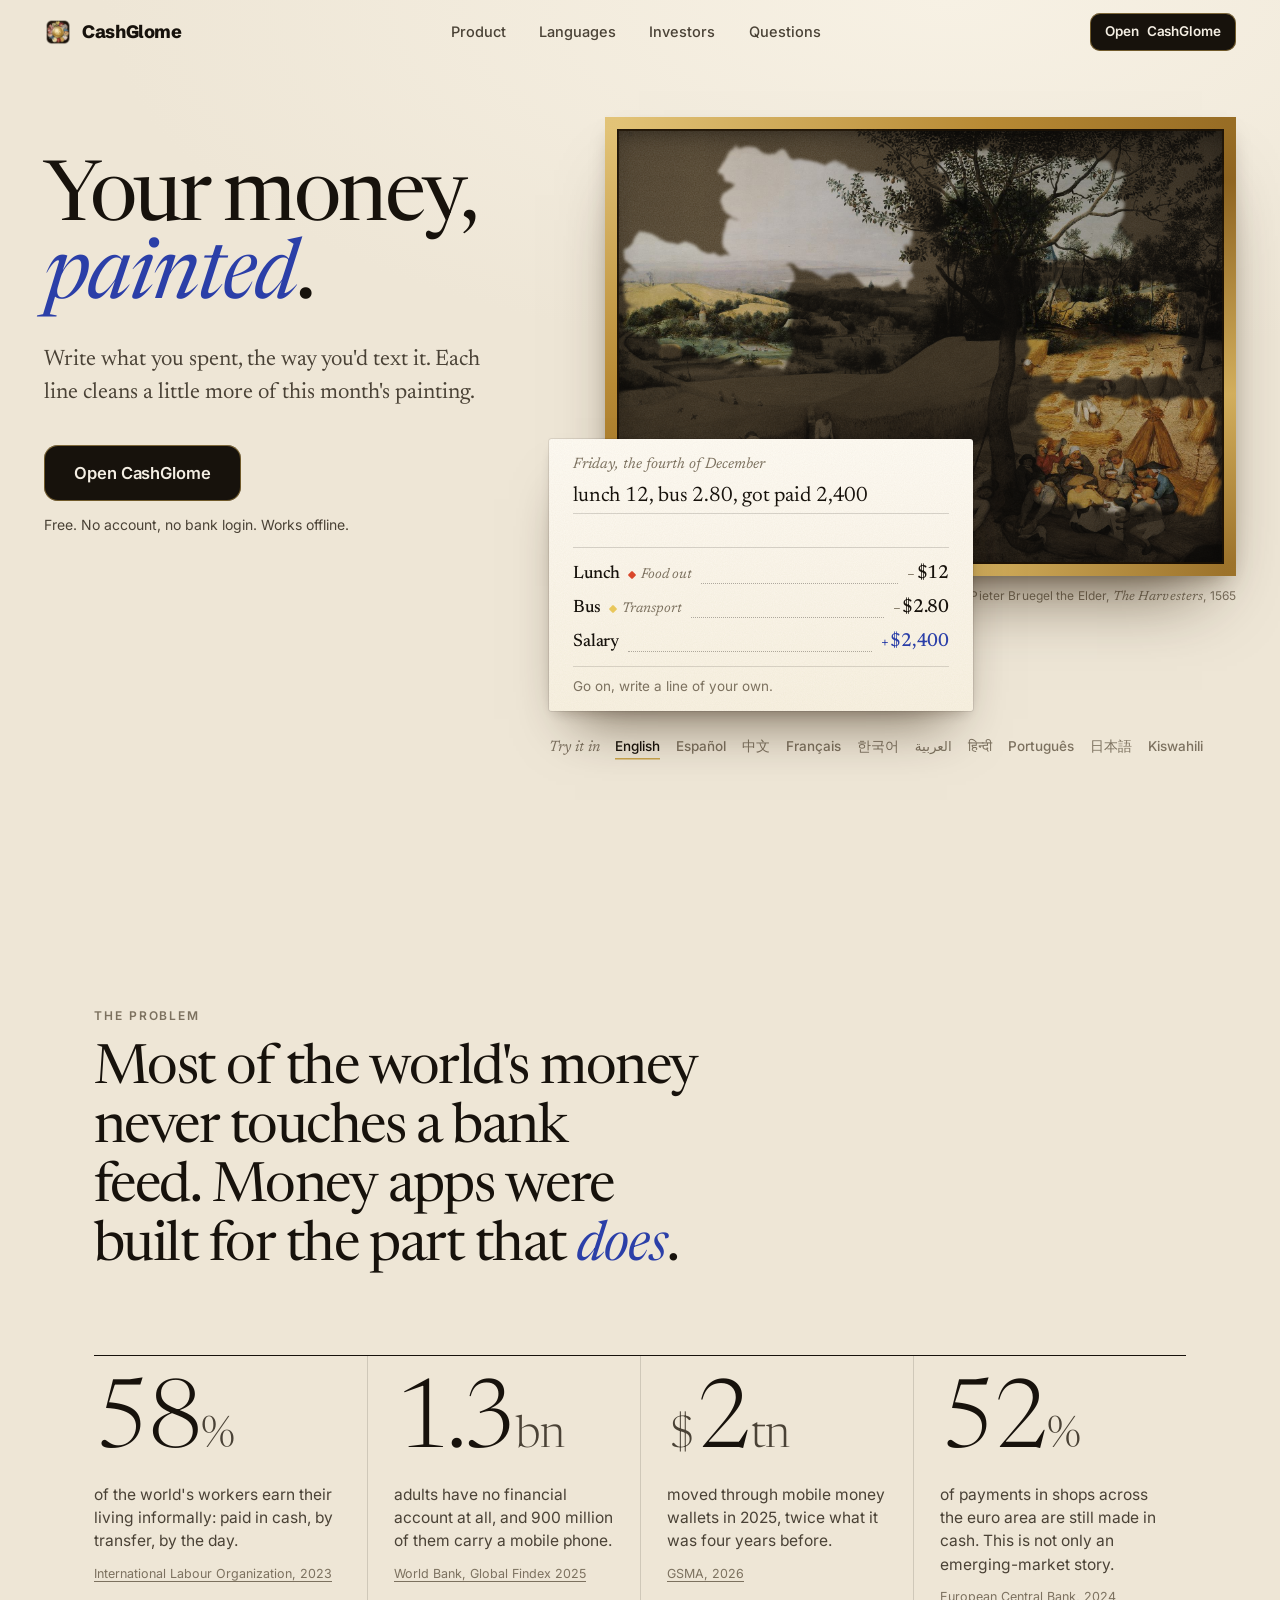
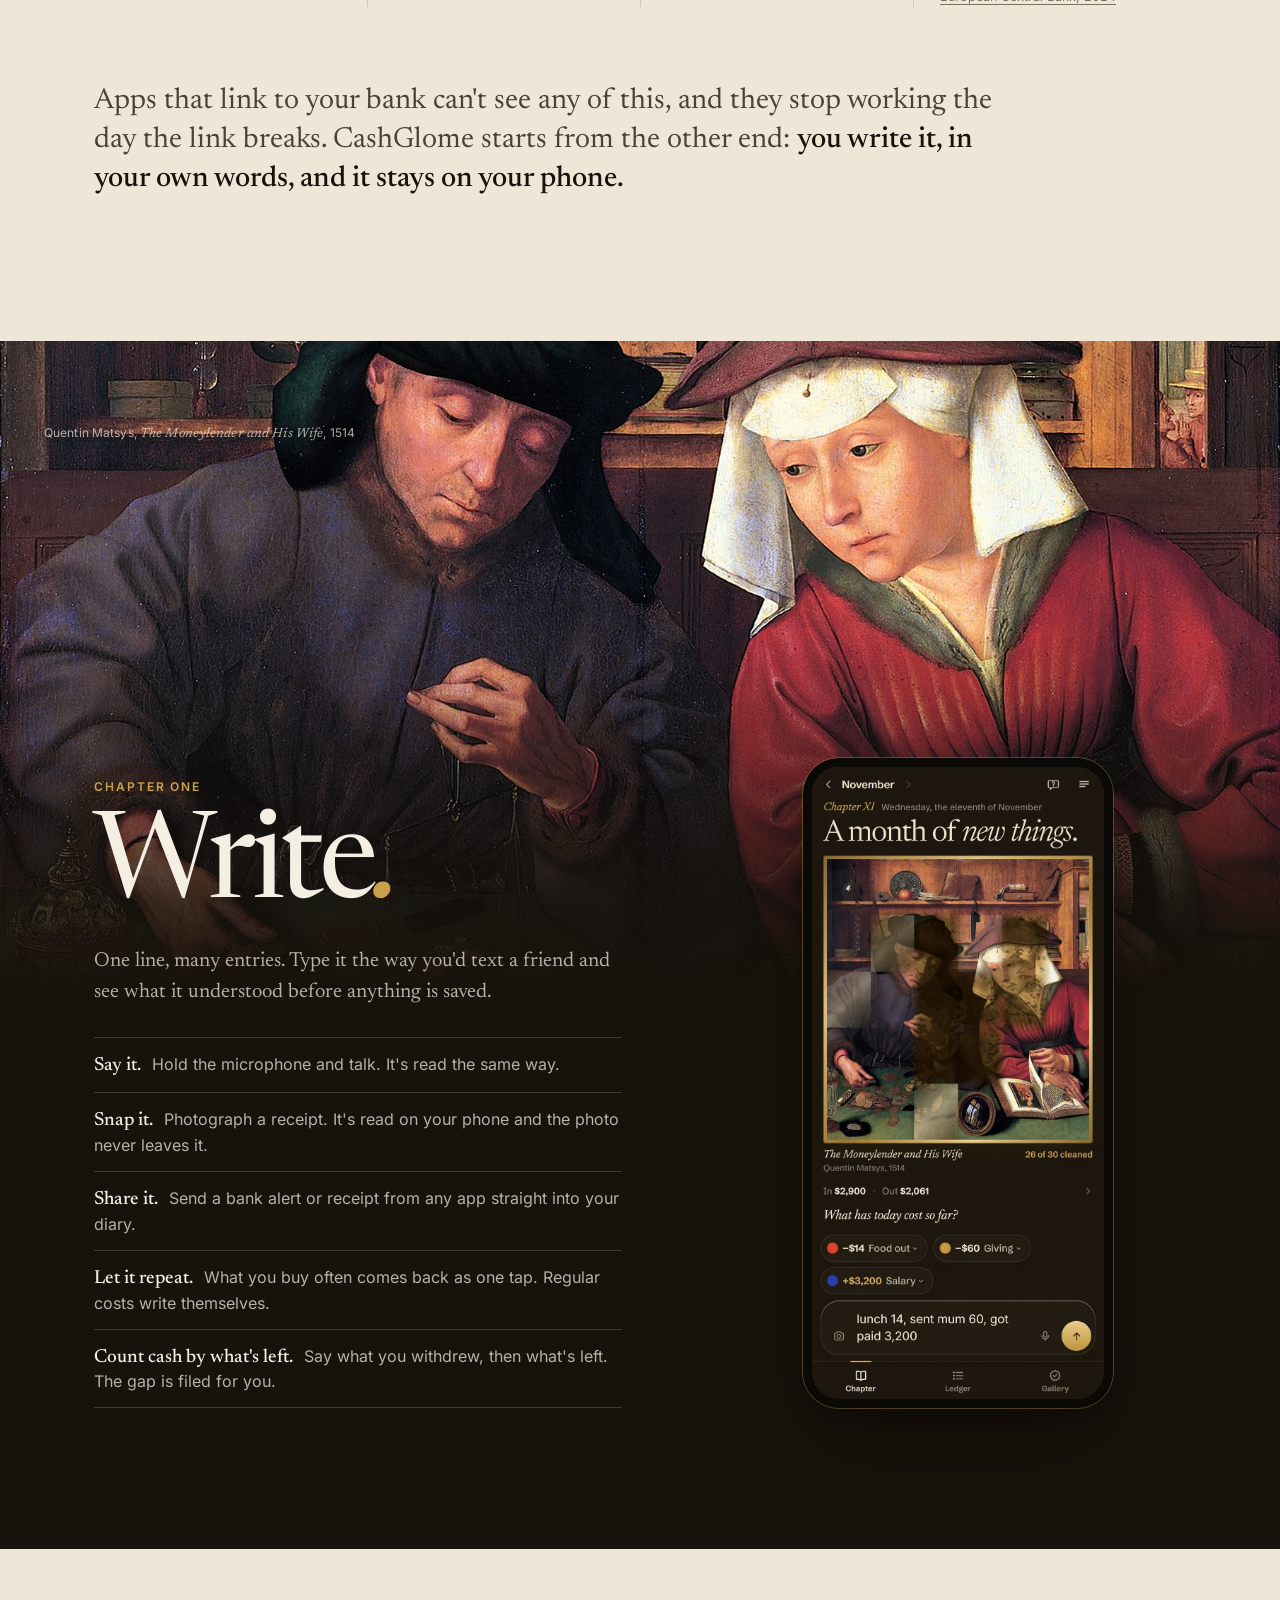
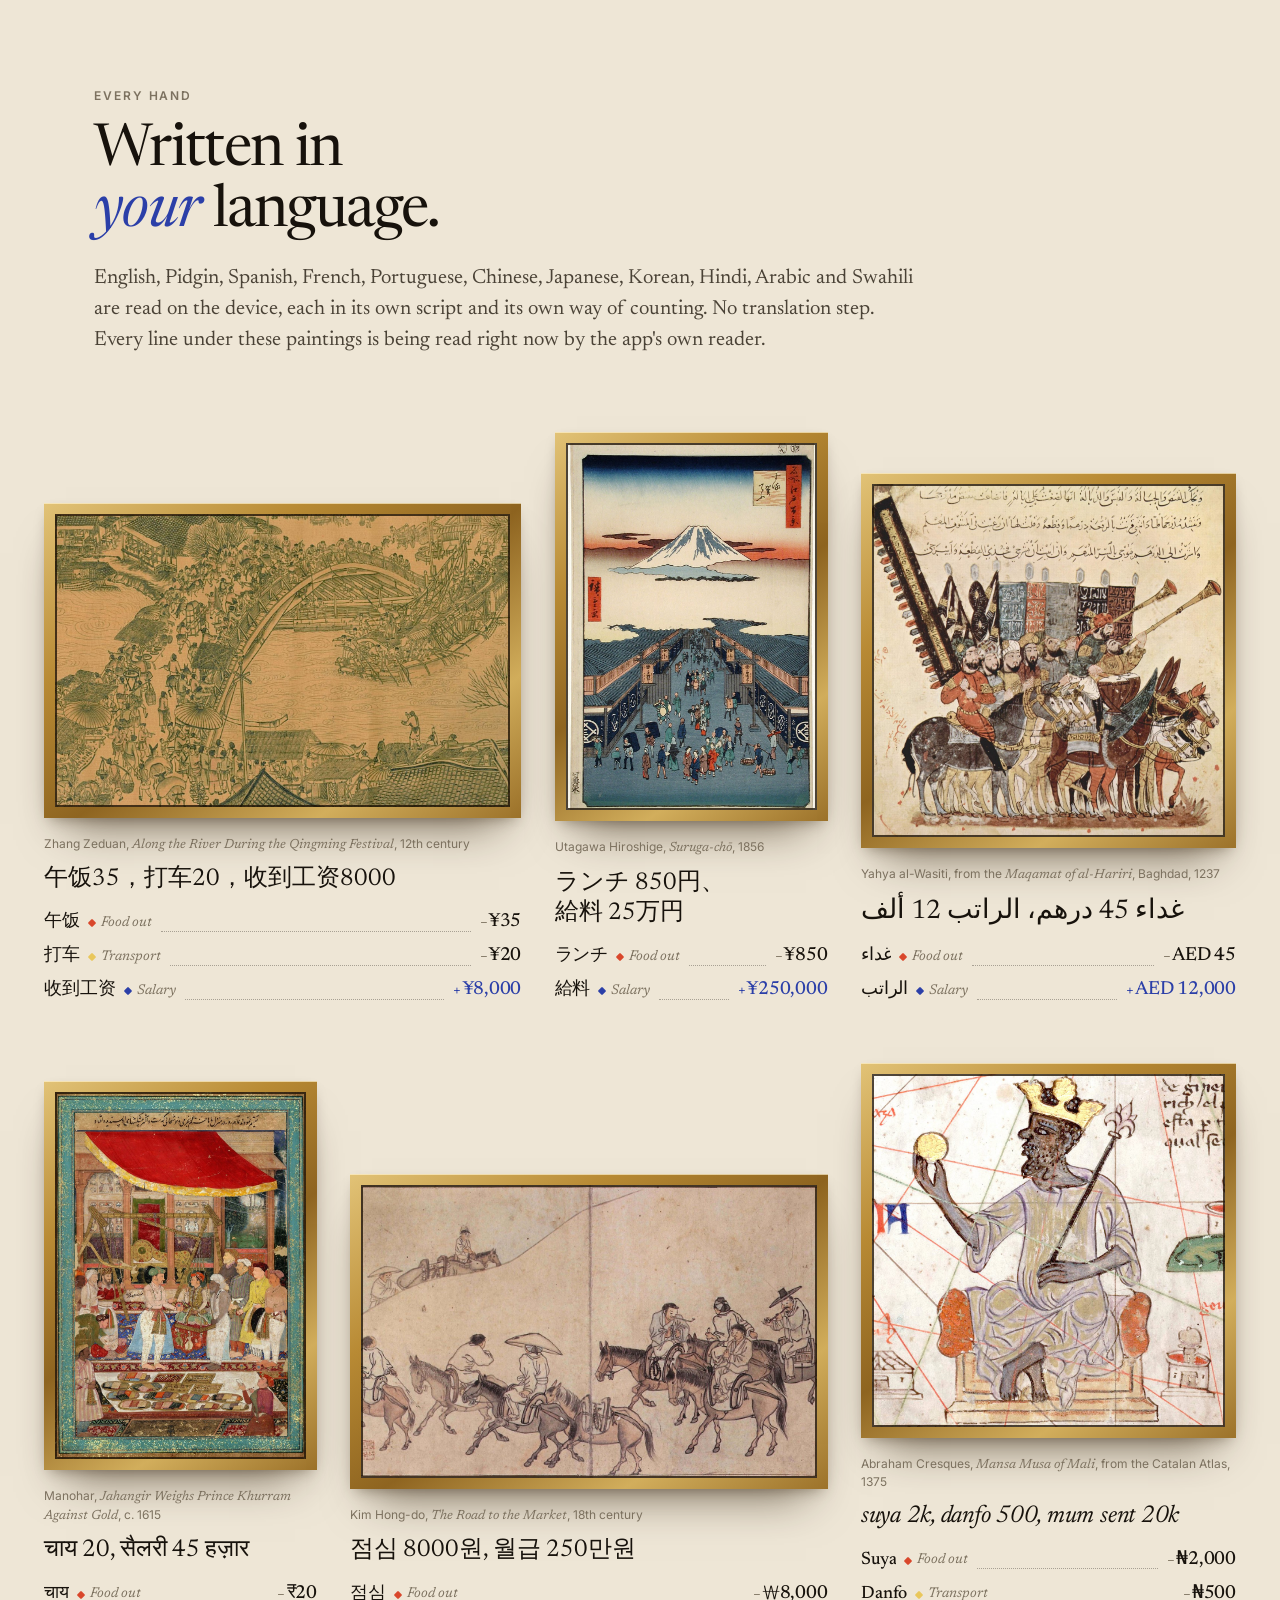
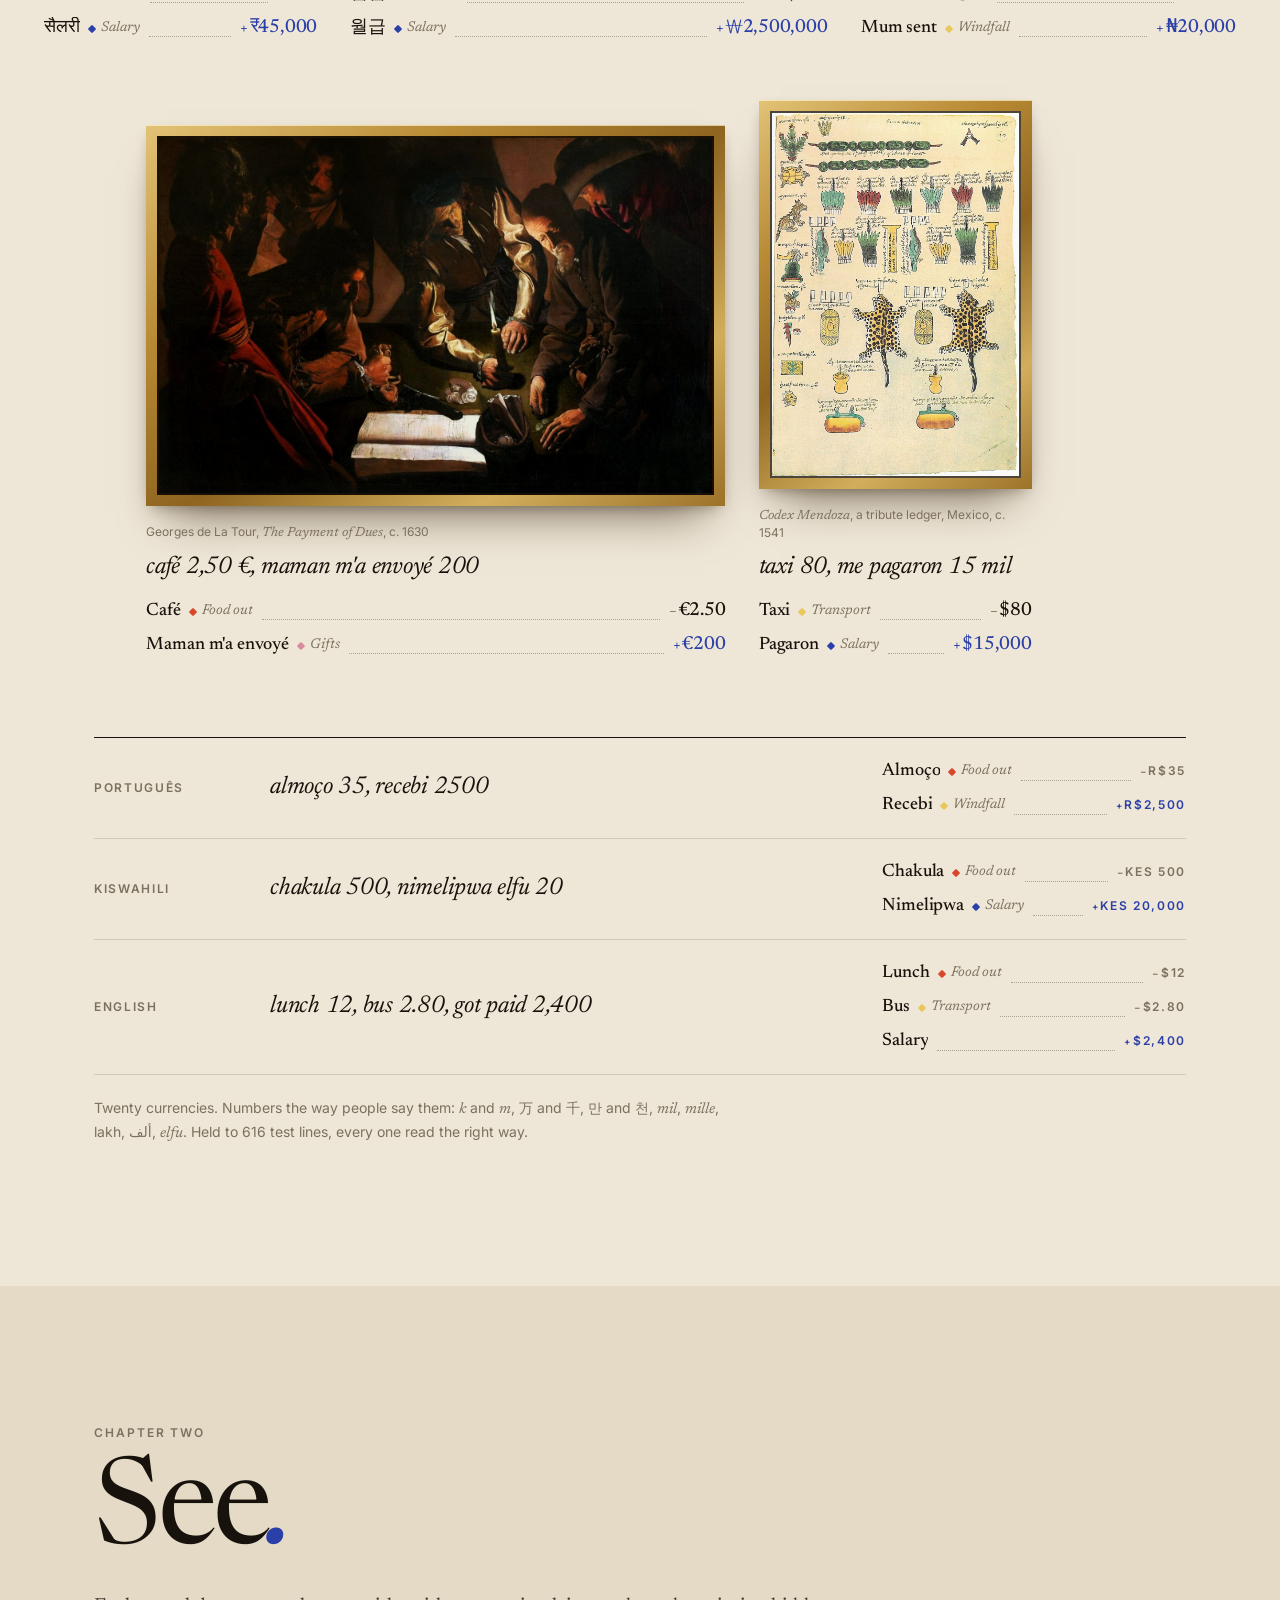
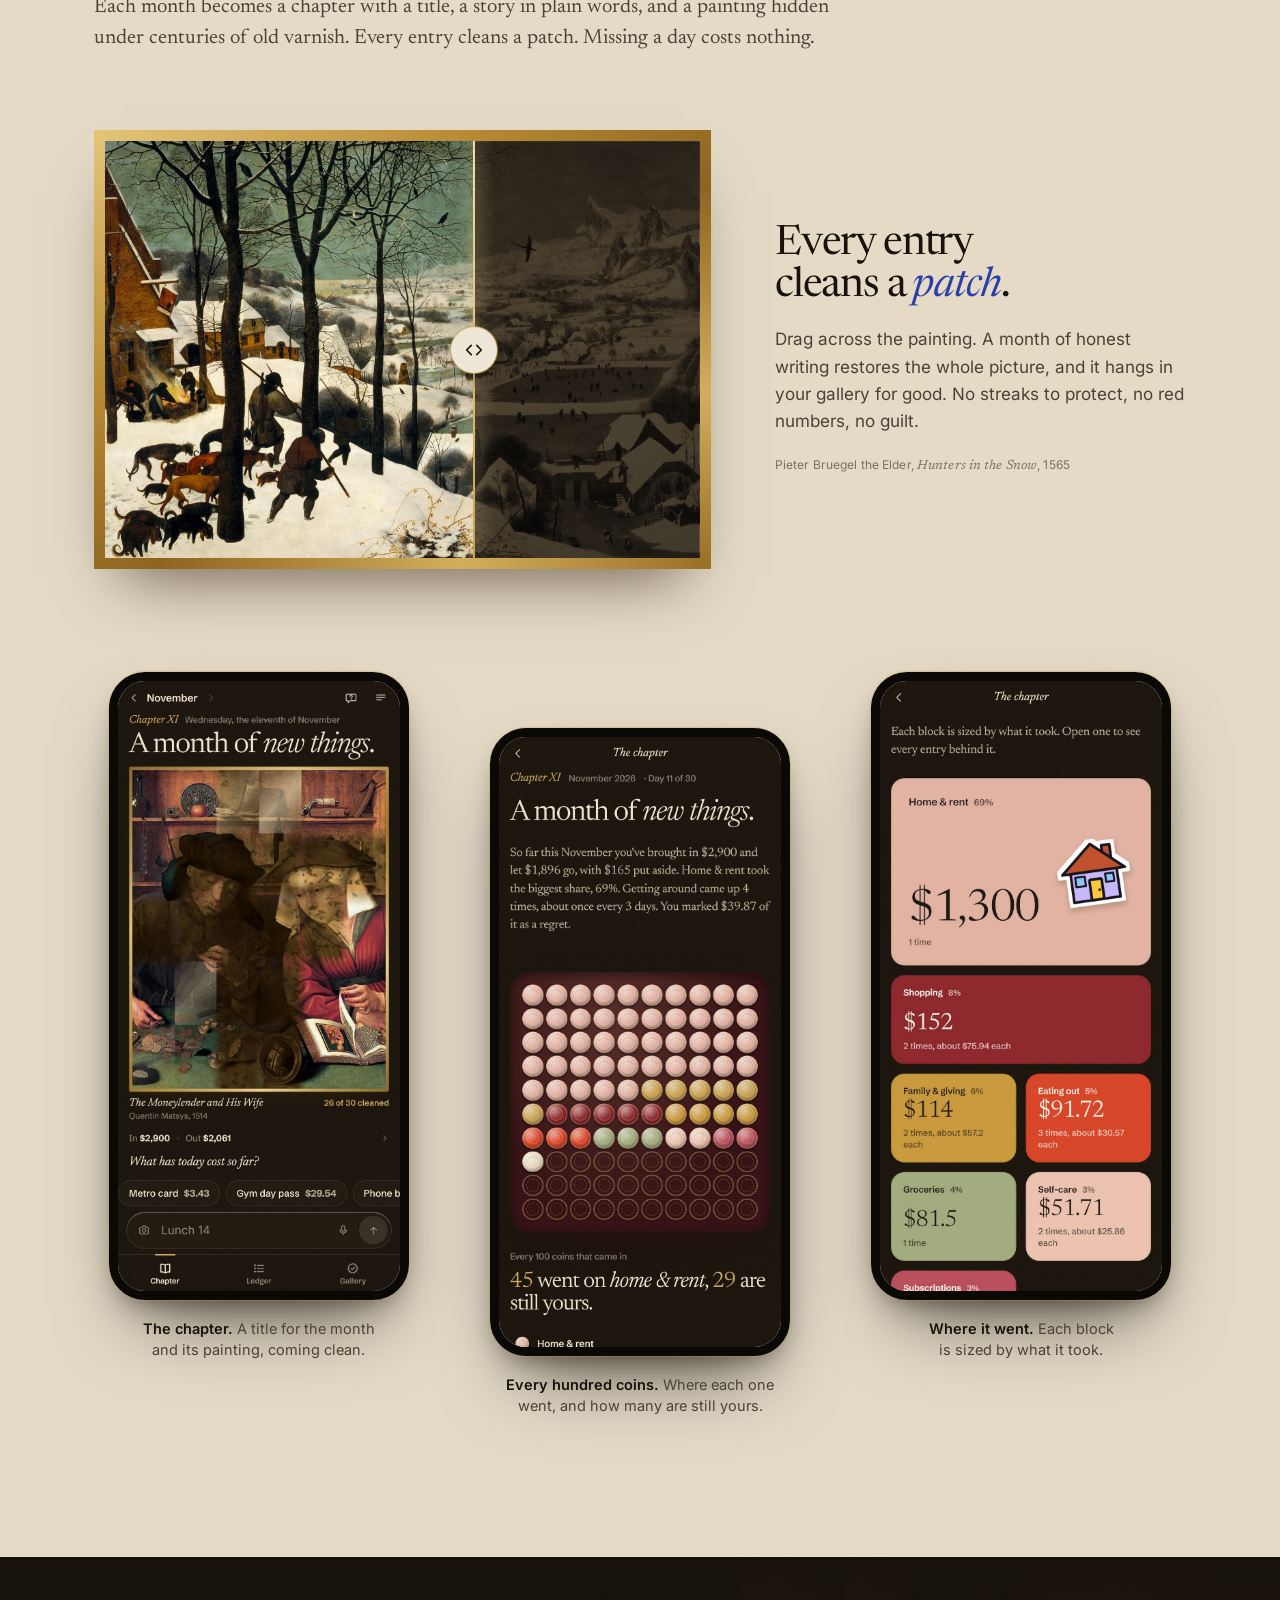
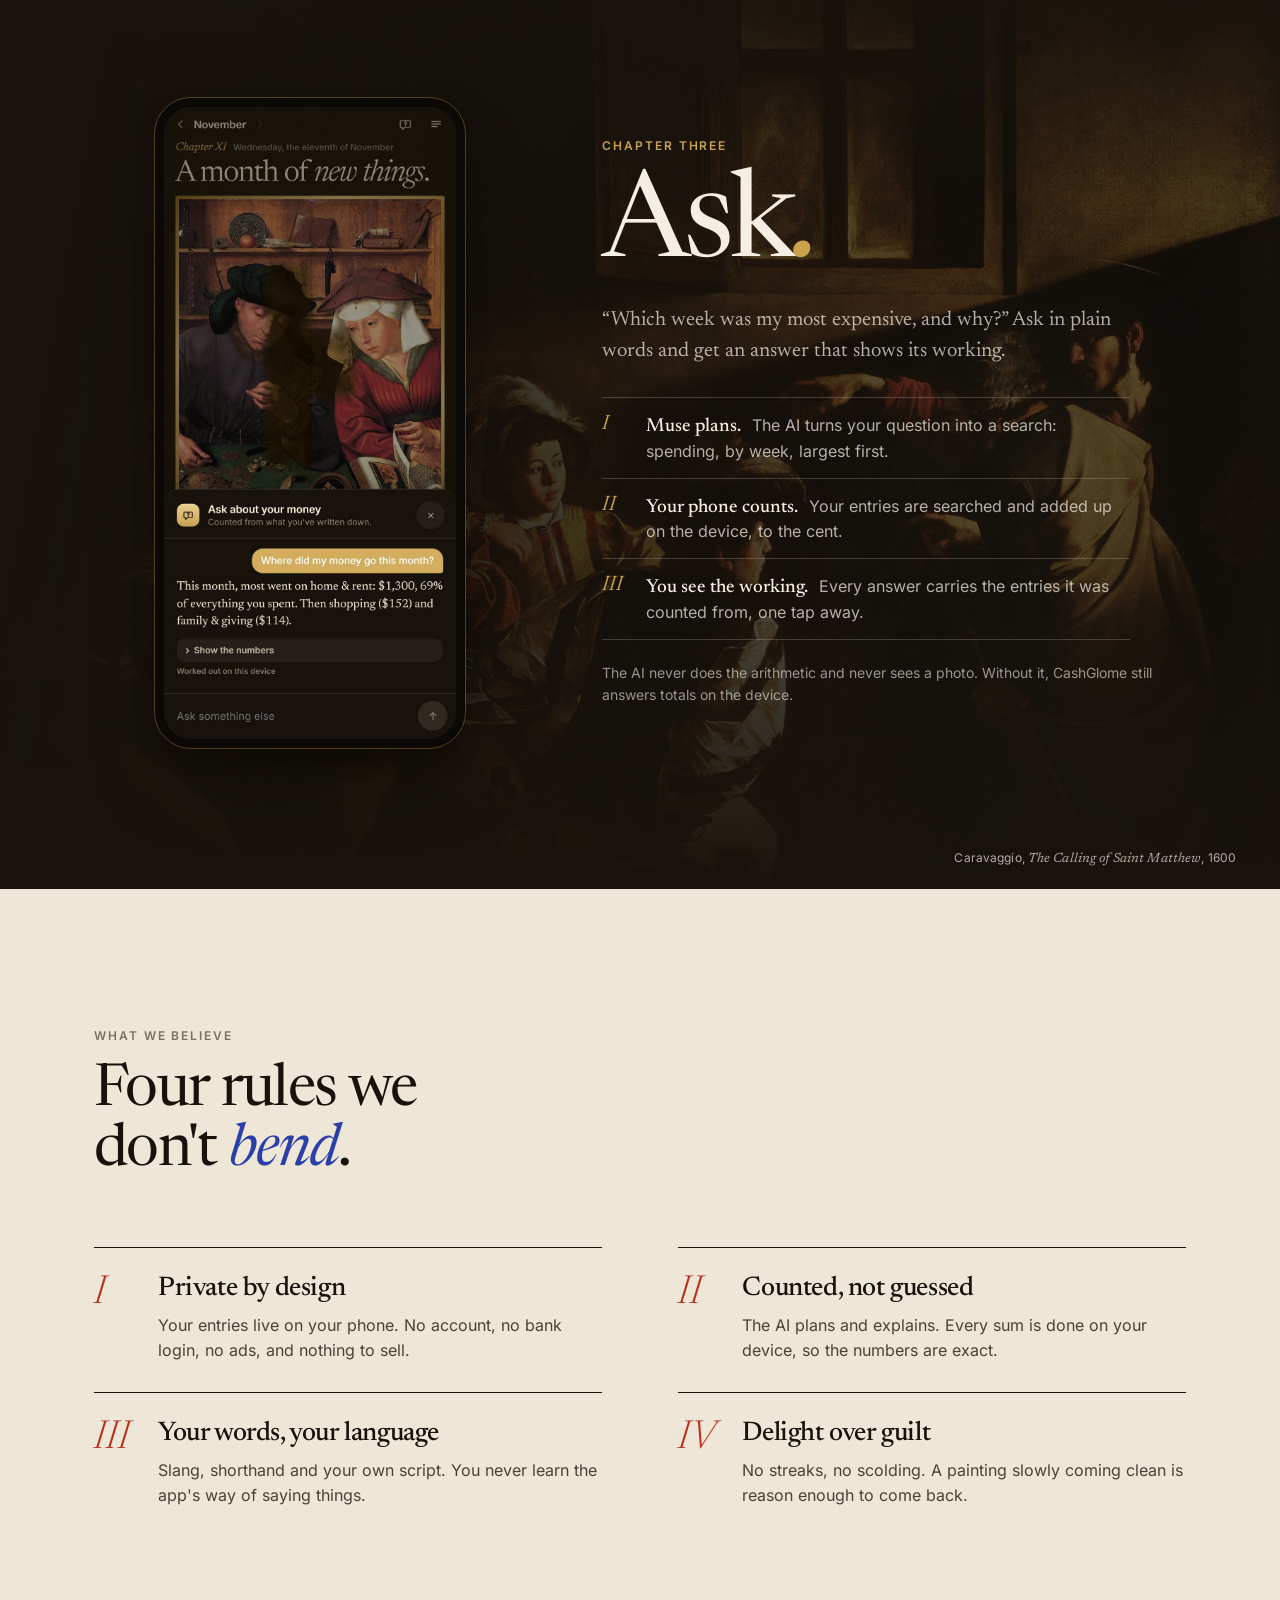
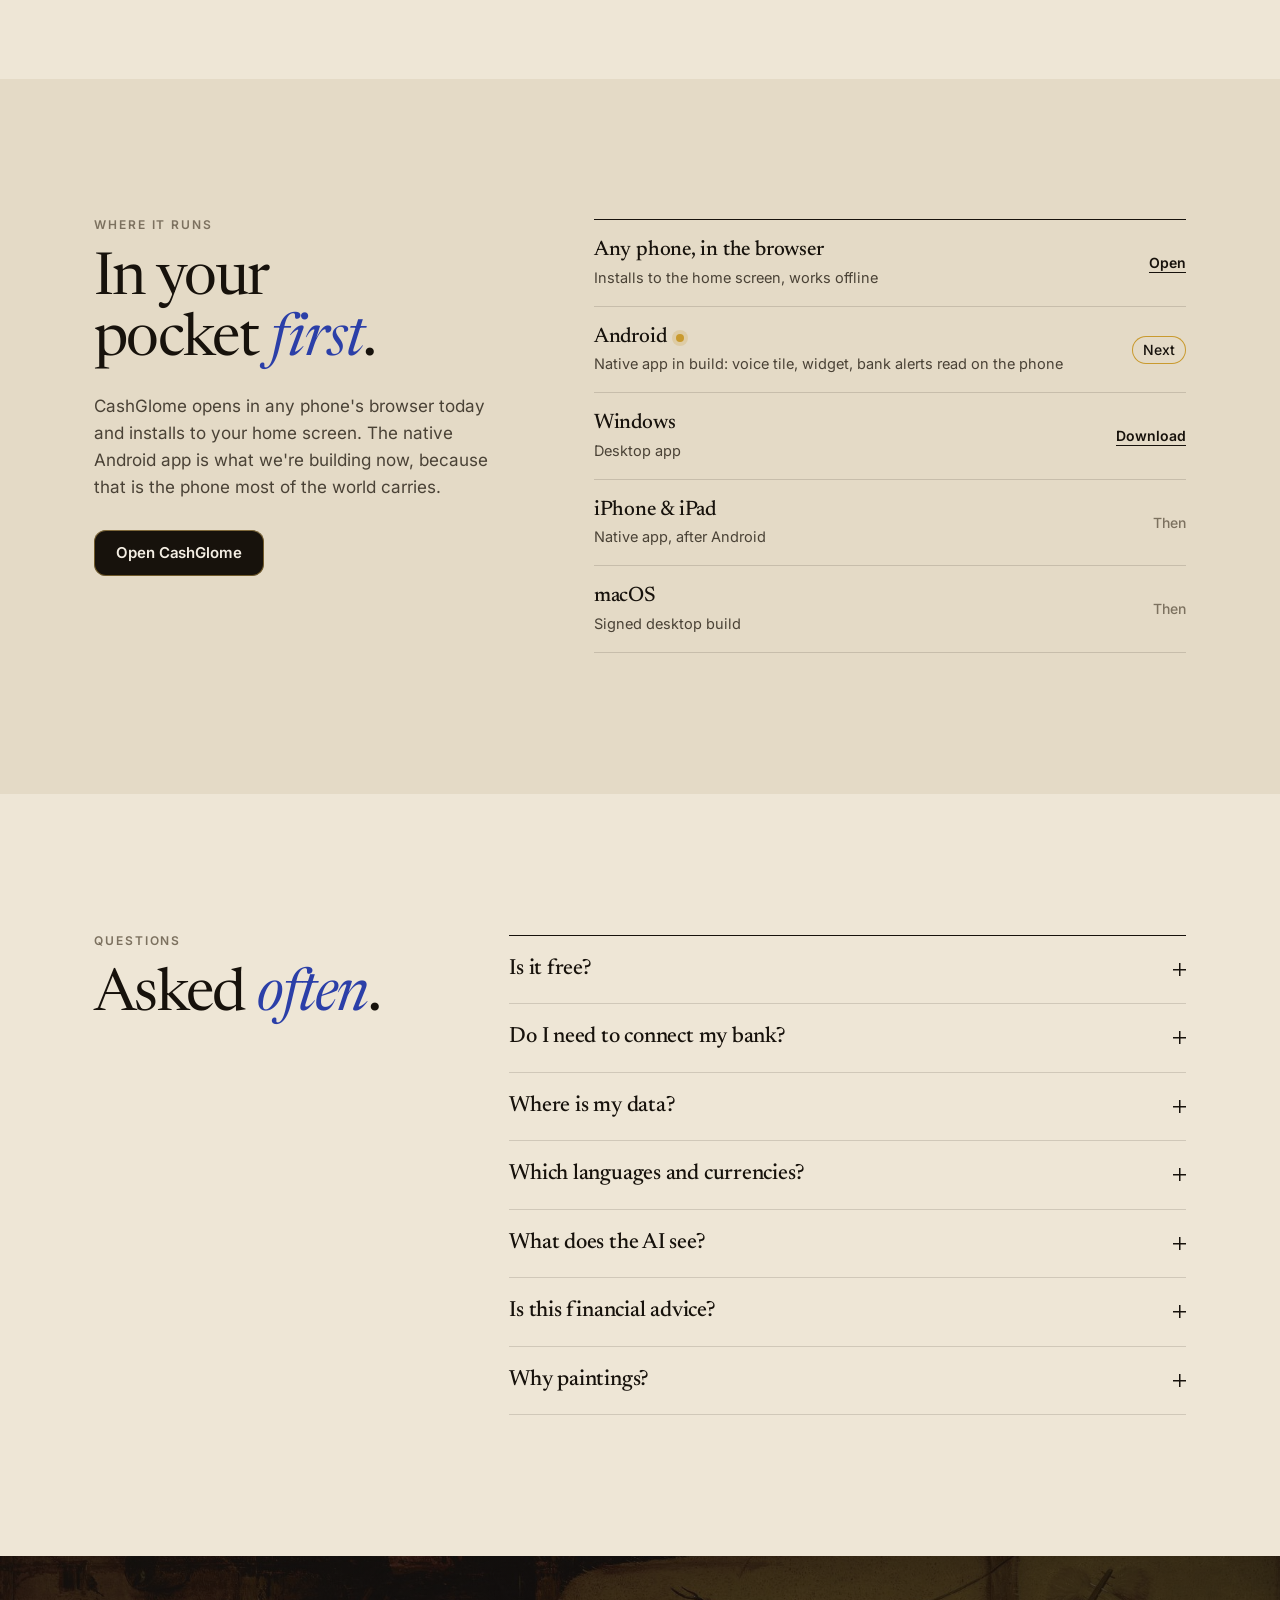
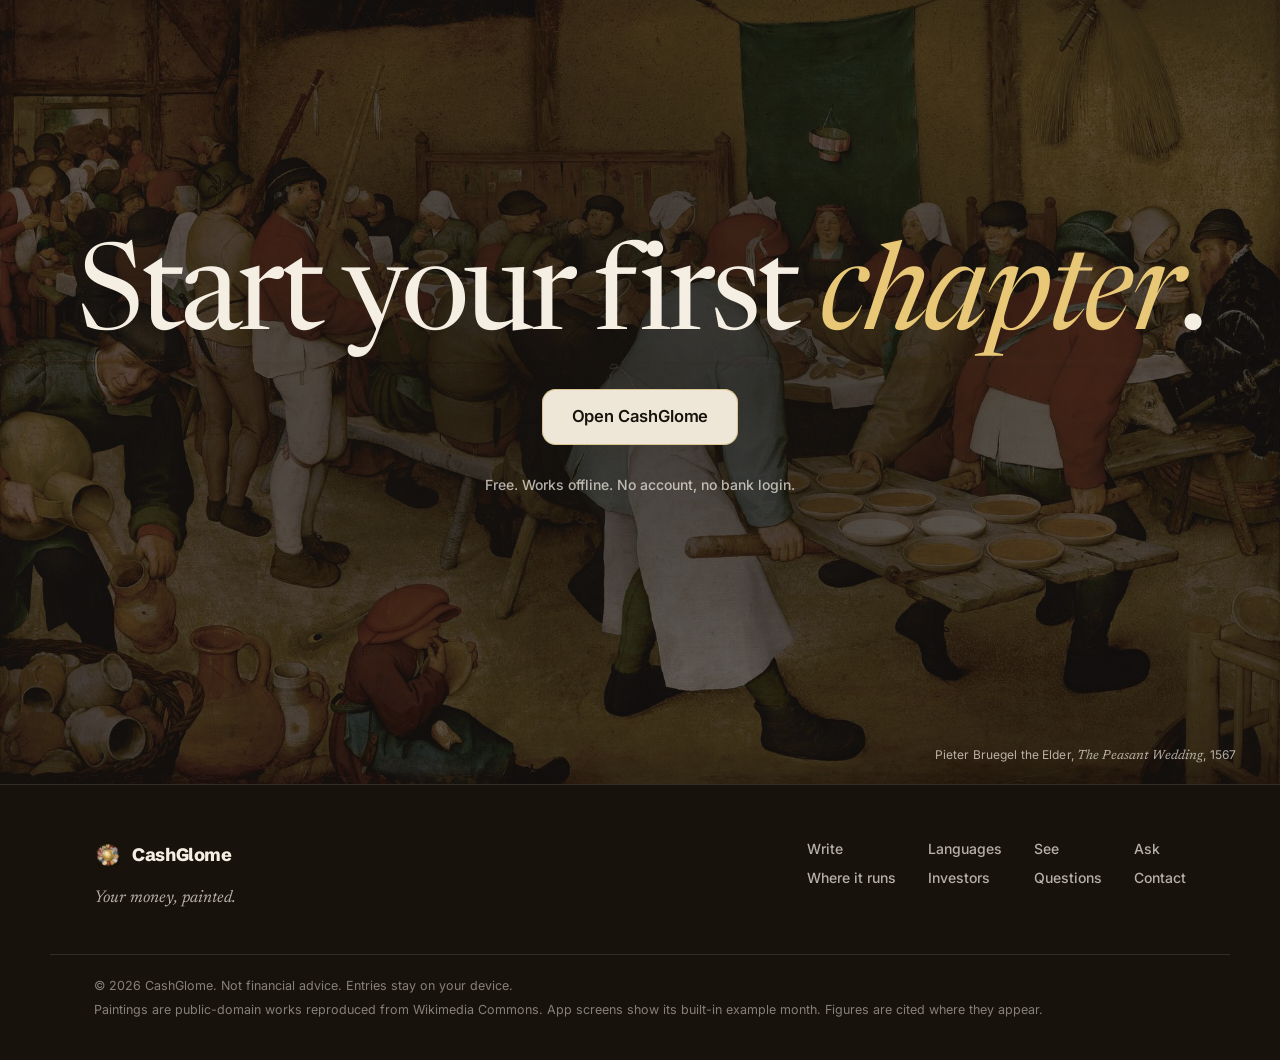
<file: index.html>
<!doctype html>
<html lang="en">
<head>
  <meta charset="utf-8">
  <meta name="viewport" content="width=device-width, initial-scale=1, viewport-fit=cover">
  <title>CashGlome — Your money, painted.</title>
  <meta name="description" content="CashGlome is a private money diary you write the way you text, in your own language. Every month becomes a chapter with its own restored masterpiece, and you can ask it anything. No bank login. Works offline.">
  <meta name="theme-color" content="#EEE6D6">
  <meta property="og:title" content="CashGlome — Your money, painted.">
  <meta property="og:description" content="A private money diary. Write it, see it, ask it, in your own language. Works offline. No bank login.">
  <meta property="og:image" content="assets/art/lg/harvesters.jpg">
  <link rel="icon" href="assets/icon-64.png">
  <link rel="apple-touch-icon" href="assets/icon-256.png">
  <link rel="preload" href="assets/fonts/newsreader.woff2" as="font" type="font/woff2" crossorigin>
  <link rel="preload" href="assets/fonts/newsreader-italic.woff2" as="font" type="font/woff2" crossorigin>
  <link rel="preload" href="assets/fonts/inter.woff2" as="font" type="font/woff2" crossorigin>
  <link rel="preload" href="assets/art/lg/harvesters.jpg" as="image" fetchpriority="high">
  <link rel="stylesheet" href="styles.css">
  <script>
    // Reveals are progressive: without scripts, or if they never arrive, everything is simply shown.
    document.documentElement.classList.add('js');
    setTimeout(function () { if (window.__cg) return; document.querySelectorAll('[data-rise]:not(.in)').forEach(function (el) { el.classList.add('in'); }); }, 4000);
  </script>
</head>
<body>
<a class="skip" href="#main">Skip to content</a>

<header class="nav" data-nav>
  <a class="brand" href="#top" aria-label="CashGlome, home"><img src="assets/icon-64.png" width="28" height="28" alt=""><span>CashGlome</span></a>
  <nav class="nav-links" aria-label="Sections">
    <a href="#write">Product</a>
    <a href="#world">Languages</a>
    <a href="investors.html">Investors</a>
    <a href="#faq">Questions</a>
  </nav>
  <div class="nav-end">
    <a class="btn btn-sm" href="app/" data-open aria-label="Open CashGlome">Open<span> CashGlome</span></a>
    <button class="nav-menu" type="button" aria-label="Menu" aria-expanded="false" aria-controls="menu" data-menu-open><i></i><i></i></button>
  </div>
</header>

<div class="menu" id="menu" data-menu hidden>
  <div class="menu-sheet" role="dialog" aria-label="Menu">
    <a href="#write">Write</a>
    <a href="#world">Languages</a>
    <a href="#see">See</a>
    <a href="#ask">Ask</a>
    <a href="#platforms">Where it runs</a>
    <a href="investors.html">Investors</a>
    <a href="#faq">Questions</a>
    <a class="btn" href="app/" data-open>Open CashGlome</a>
  </div>
</div>

<main id="main">

<!-- ───────── Hero ───────── -->
<section class="hero" id="top">
  <div class="hero-grid">
    <div class="hero-copy">
      <h1 class="display">Your money, <em>painted</em>.</h1>
      <p class="hero-lede">Write what you spent, the way you'd text it. Each line cleans a little more of this month's painting.</p>
      <div class="hero-cta">
        <a class="btn btn-lg" href="app/" data-open>Open CashGlome</a>
        <span>Free. No account, no bank login. Works offline.</span>
      </div>
    </div>

    <div class="demo">
      <figure class="hung">
        <div class="hung-in" data-painting>
          <div class="hung-varnish"><img src="assets/art/lg/harvesters.jpg" width="1800" height="1311" alt="The Harvesters, by Pieter Bruegel the Elder: reapers at work and at rest in a wheat field, seen under old varnish" fetchpriority="high"></div>
          <svg class="hung-clean" viewBox="0 0 1000 728" preserveAspectRatio="xMidYMid slice" aria-hidden="true" focusable="false">
            <defs>
              <filter id="swab" x="-10%" y="-10%" width="120%" height="120%">
                <feTurbulence type="fractalNoise" baseFrequency=".03" numOctaves="2" seed="7" result="n"/>
                <feDisplacementMap in="SourceGraphic" in2="n" scale="34" xChannelSelector="R" yChannelSelector="G"/>
                <feGaussianBlur stdDeviation="2.5"/>
              </filter>
              <mask id="wiped" maskUnits="userSpaceOnUse" x="0" y="0" width="1000" height="728">
                <g filter="url(#swab)" fill="none" stroke="#fff" stroke-linecap="round" stroke-linejoin="round" data-wipes>
                  <path stroke-width="62" d="M560 70 L800 86 L566 122 L806 140 L572 176 L812 196"/>
                  <path stroke-width="58" d="M690 300 L900 284 L696 344 L906 332 L700 392 L910 380"/>
                </g>
              </mask>
            </defs>
            <image href="assets/art/lg/harvesters.jpg" width="1000" height="728" preserveAspectRatio="xMidYMid slice" mask="url(#wiped)"/>
          </svg>
        </div>
        <figcaption class="plaque">Pieter Bruegel the Elder, <i>The Harvesters</i>, 1565</figcaption>
      </figure>

      <form class="page" data-reader autocomplete="off">
        <p class="page-date" data-today>Today</p>
        <label class="sr" for="reader-input">Write a line, the way you would in the app</label>
        <textarea id="reader-input" name="line" rows="2" inputmode="text" enterkeyhint="done" spellcheck="false" autocapitalize="off" placeholder="lunch 12, bus 2.80, got paid 2,400" dir="auto"></textarea>
        <div class="ledger" data-reader-out aria-live="polite">
          <span class="row"><span class="row-w">Lunch</span><span class="row-c"><i style="background:#D9472B"></i>Food out</span><span class="row-dots"></span><b><small>−</small>$12</b></span>
          <span class="row"><span class="row-w">Bus</span><span class="row-c"><i style="background:#E9C75B"></i>Transport</span><span class="row-dots"></span><b><small>−</small>$2.80</b></span>
          <span class="row in"><span class="row-w">Salary</span><span class="row-c"></span><span class="row-dots"></span><b><small>+</small>$2,400</b></span>
        </div>
        <p class="page-foot" data-reader-note>Three entries, from one line.</p>
      </form>

      <div class="langs" data-langs hidden><span>Try it in</span></div>
    </div>
  </div>
</section>

<!-- ───────── The problem ───────── -->
<section class="paper problem" id="problem">
  <div class="wrap">
    <p class="kicker">The problem</p>
    <h2 class="statement">Most of the world's money never touches a bank feed. Money apps were built for the part that <em>does</em>.</h2>
    <dl class="figures">
      <div><dt>58<small>%</small></dt><dd>of the world's workers earn their living informally: paid in cash, by transfer, by the day.<a href="https://www.ilo.org/publications/women-and-men-informal-economy-statistical-update" rel="noopener">International Labour Organization, 2023</a></dd></div>
      <div><dt>1.3<small>bn</small></dt><dd>adults have no financial account at all, and 900 million of them carry a mobile phone.<a href="https://www.worldbank.org/en/news/press-release/2025/07/16/mobile-phone-technology-powers-saving-surge-in-developing-economies" rel="noopener">World Bank, Global Findex 2025</a></dd></div>
      <div><dt><small>$</small>2<small>tn</small></dt><dd>moved through mobile money wallets in 2025, twice what it was four years before.<a href="https://www.gsma.com/sotir/" rel="noopener">GSMA, 2026</a></dd></div>
      <div><dt>52<small>%</small></dt><dd>of payments in shops across the euro area are still made in cash. This is not only an emerging-market story.<a href="https://www.ecb.europa.eu/stats/ecb_surveys/space/html/ecb.space2024~19d46f0f17.en.html" rel="noopener">European Central Bank, 2024</a></dd></div>
    </dl>
    <p class="answer">Apps that link to your bank can't see any of this, and they stop working the day the link breaks. CashGlome starts from the other end: <b>you write it, in your own words, and it stays on your phone.</b></p>
  </div>
</section>

<!-- ───────── Write ───────── -->
<section class="act act-write" id="write">
  <div class="act-art">
    <img src="assets/art/lg/moneylender.jpg" alt="The Moneylender and His Wife, by Quentin Matsys" loading="lazy" decoding="async">
    <p class="plaque">Quentin Matsys, <i>The Moneylender and His Wife</i>, 1514</p>
  </div>
  <div class="wrap act-grid">
    <div class="act-copy">
      <p class="kicker">Chapter one</p>
      <h2 class="display">Write<em>.</em></h2>
      <p class="lede">One line, many entries. Type it the way you'd text a friend and see what it understood before anything is saved.</p>
      <ul class="ways">
        <li><b>Say it.</b> Hold the microphone and talk. It's read the same way.</li>
        <li><b>Snap it.</b> Photograph a receipt. It's read on your phone and the photo never leaves it.</li>
        <li><b>Share it.</b> Send a bank alert or receipt from any app straight into your diary.</li>
        <li><b>Let it repeat.</b> What you buy often comes back as one tap. Regular costs write themselves.</li>
        <li><b>Count cash by what's left.</b> Say what you withdrew, then what's left. The gap is filed for you.</li>
      </ul>
    </div>
    <figure class="phone" data-rise>
      <img src="assets/shots/p-write.jpg" width="824" height="1784" alt="The CashGlome app: one typed line, lunch 14, sent mum 60, got paid 3,200, read as three entries above the keyboard" loading="lazy" decoding="async">
    </figure>
  </div>
</section>

<!-- ───────── Languages ───────── -->
<section class="paper world" id="world">
  <div class="wrap">
    <p class="kicker">Every hand</p>
    <h2 class="headline">Written in <em>your</em> language.</h2>
    <p class="lede">English, Pidgin, Spanish, French, Portuguese, Chinese, Japanese, Korean, Hindi, Arabic and Swahili are read on the device, each in its own script and its own way of counting. No translation step. Every line under these paintings is being read right now by the app's own reader.</p>
  </div>

  <div class="wall" data-wall>
    <figure class="hang h-wide" data-line="午饭35，打车20，收到工资8000" data-home="CNY" lang="zh">
      <div class="frame"><img src="assets/art/world/qingming.jpg" alt="A crowded bridge over a river, lined with market stalls" loading="lazy" decoding="async"></div>
      <figcaption><span class="plaque-t">Zhang Zeduan, <i>Along the River During the Qingming Festival</i>, 12th century</span><q class="hand"></q><span class="ledger"></span></figcaption>
    </figure>
    <figure class="hang h-tall" data-line="ランチ 850円、給料 25万円" data-home="JPY" lang="ja">
      <div class="frame"><img src="assets/art/world/hiroshige.jpg" alt="A street of drapers' shops in Edo with Mount Fuji above" loading="lazy" decoding="async"></div>
      <figcaption><span class="plaque-t">Utagawa Hiroshige, <i>Suruga-chō</i>, 1856</span><q class="hand"></q><span class="ledger"></span></figcaption>
    </figure>
    <figure class="hang h-wide" data-line="점심 8000원, 월급 250만원" data-home="KRW" lang="ko">
      <div class="frame"><img src="assets/art/world/danwon.jpg" alt="Riders on horseback on the road to market" loading="lazy" decoding="async"></div>
      <figcaption><span class="plaque-t">Kim Hong-do, <i>The Road to the Market</i>, 18th century</span><q class="hand"></q><span class="ledger"></span></figcaption>
    </figure>
    <figure class="hang h-tall" data-line="चाय 20, सैलरी 45 हज़ार" data-home="INR" lang="hi">
      <div class="frame"><img src="assets/art/world/jahangir.jpg" alt="A Mughal emperor weighing a prince against gold on a great scale" loading="lazy" decoding="async"></div>
      <figcaption><span class="plaque-t">Manohar, <i>Jahangir Weighs Prince Khurram Against Gold</i>, c. 1615</span><q class="hand"></q><span class="ledger"></span></figcaption>
    </figure>
    <figure class="hang h-wide" data-line="café 2,50 €, maman m'a envoyé 200" data-home="EUR" lang="fr">
      <div class="frame"><img src="assets/art/world/latour.jpg" alt="Men counting coins by candlelight" loading="lazy" decoding="async"></div>
      <figcaption><span class="plaque-t">Georges de La Tour, <i>The Payment of Dues</i>, c. 1630</span><q class="hand"></q><span class="ledger"></span></figcaption>
    </figure>
    <figure class="hang h-tall" data-line="taxi 80, me pagaron 15 mil" data-home="MXN" lang="es">
      <div class="frame"><img src="assets/art/world/mendoza.jpg" alt="A page of an Aztec tribute list: feathers, jaguar skins and gold, each with its count" loading="lazy" decoding="async"></div>
      <figcaption><span class="plaque-t"><i>Codex Mendoza</i>, a tribute ledger, Mexico, c. 1541</span><q class="hand"></q><span class="ledger"></span></figcaption>
    </figure>
    <figure class="hang h-square" data-line="غداء 45 درهم، الراتب 12 ألف" data-home="AED" lang="ar">
      <div class="frame"><img src="assets/art/world/wasiti.jpg" alt="A procession of riders with banners and trumpets" loading="lazy" decoding="async"></div>
      <figcaption><span class="plaque-t">Yahya al-Wasiti, from the <i>Maqamat of al-Hariri</i>, Baghdad, 1237</span><q class="hand" dir="rtl"></q><span class="ledger"></span></figcaption>
    </figure>
    <figure class="hang h-square" data-line="suya 2k, danfo 500, mum sent 20k" data-home="NGN" lang="en">
      <div class="frame"><img src="assets/art/world/mansa.jpg" alt="Mansa Musa of Mali, crowned, holding up a nugget of gold" loading="lazy" decoding="async"></div>
      <figcaption><span class="plaque-t">Abraham Cresques, <i>Mansa Musa of Mali</i>, from the Catalan Atlas, 1375</span><q class="hand"></q><span class="ledger"></span></figcaption>
    </figure>
  </div>

  <div class="wrap">
    <ul class="also" data-also>
      <li data-line="almoço 35, recebi 2500" data-home="BRL" lang="pt"><b>Português</b><q class="hand"></q><span class="ledger"></span></li>
      <li data-line="chakula 500, nimelipwa elfu 20" data-home="KES" lang="sw"><b>Kiswahili</b><q class="hand"></q><span class="ledger"></span></li>
      <li data-line="lunch 12, bus 2.80, got paid 2,400" data-home="USD" lang="en"><b>English</b><q class="hand"></q><span class="ledger"></span></li>
    </ul>
    <p class="fine">Twenty currencies. Numbers the way people say them: <i>k</i> and <i>m</i>, 万 and 千, 만 and 천, <i>mil</i>, <i>mille</i>, lakh, ألف, <i>elfu</i>. Held to 616 test lines, every one read the right way.</p>
  </div>
</section>

<!-- ───────── See ───────── -->
<section class="act act-see" id="see">
  <div class="wrap">
    <div class="act-head">
      <p class="kicker">Chapter two</p>
      <h2 class="display">See<em>.</em></h2>
      <p class="lede">Each month becomes a chapter with a title, a story in plain words, and a painting hidden under centuries of old varnish. Every entry cleans a patch. Missing a day costs nothing.</p>
    </div>

    <div class="restore">
      <div class="restorer" data-restorer style="--at: 46%">
        <img src="assets/art/lg/hunters.jpg" alt="Hunters in the Snow, by Pieter Bruegel the Elder" loading="lazy" decoding="async">
        <div class="restorer-varnish" aria-hidden="true"><img src="assets/art/lg/hunters.jpg" alt="" loading="lazy" decoding="async"></div>
        <i class="restorer-edge" aria-hidden="true"></i>
        <input type="range" min="0" max="100" value="46" aria-label="Clean the painting">
      </div>
      <div class="restore-copy">
        <h3 class="headline sm">Every entry cleans a <em>patch</em>.</h3>
        <p class="body">Drag across the painting. A month of honest writing restores the whole picture, and it hangs in your gallery for good. No streaks to protect, no red numbers, no guilt.</p>
        <p class="plaque plaque-dark">Pieter Bruegel the Elder, <i>Hunters in the Snow</i>, 1565</p>
      </div>
    </div>

    <div class="trio">
      <figure class="phone" data-rise><img src="assets/shots/p-home.jpg" width="824" height="1784" alt="The month's chapter in the app: A month of new things, with The Moneylender and His Wife 25 of 30 patches cleaned" loading="lazy" decoding="async"><figcaption><b>The chapter.</b> A title for the month and its painting, coming clean.</figcaption></figure>
      <figure class="phone" data-rise><img src="assets/shots/p-read.jpg" width="824" height="1784" alt="Every 100 coins that came in, shown as a tray of coins coloured by where they went" loading="lazy" decoding="async"><figcaption><b>Every hundred coins.</b> Where each one went, and how many are still yours.</figcaption></figure>
      <figure class="phone" data-rise><img src="assets/shots/p-read-3.jpg" width="824" height="1784" alt="Spending as blocks sized by what each took: home and rent, shopping, family and giving, eating out" loading="lazy" decoding="async"><figcaption><b>Where it went.</b> Each block is sized by what it took.</figcaption></figure>
    </div>
  </div>
</section>

<!-- ───────── Ask ───────── -->
<section class="act act-ask" id="ask">
  <img class="ask-art" src="assets/art/lg/matthew.jpg" alt="" loading="lazy" decoding="async">
  <div class="wrap act-grid">
    <figure class="phone" data-rise>
      <img src="assets/shots/p-ask-answer.jpg" width="824" height="1784" alt="Asking the app where the money went this month, answered with exact figures worked out on the device" loading="lazy" decoding="async">
    </figure>
    <div class="act-copy">
      <p class="kicker">Chapter three</p>
      <h2 class="display">Ask<em>.</em></h2>
      <p class="lede">“Which week was my most expensive, and why?” Ask in plain words and get an answer that shows its working.</p>
      <ol class="steps">
        <li><b>Muse plans.</b> The AI turns your question into a search: spending, by week, largest first.</li>
        <li><b>Your phone counts.</b> Your entries are searched and added up on the device, to the cent.</li>
        <li><b>You see the working.</b> Every answer carries the entries it was counted from, one tap away.</li>
      </ol>
      <p class="fine">The AI never does the arithmetic and never sees a photo. Without it, CashGlome still answers totals on the device.</p>
    </div>
  </div>
  <p class="plaque">Caravaggio, <i>The Calling of Saint Matthew</i>, 1600</p>
</section>

<!-- ───────── Rules ───────── -->
<section class="paper rules" id="rules">
  <div class="wrap">
    <p class="kicker">What we believe</p>
    <h2 class="headline">Four rules we don't <em>bend</em>.</h2>
    <ol class="rule-list">
      <li><h3>Private by design</h3><p>Your entries live on your phone. No account, no bank login, no ads, and nothing to sell.</p></li>
      <li><h3>Counted, not guessed</h3><p>The AI plans and explains. Every sum is done on your device, so the numbers are exact.</p></li>
      <li><h3>Your words, your language</h3><p>Slang, shorthand and your own script. You never learn the app's way of saying things.</p></li>
      <li><h3>Delight over guilt</h3><p>No streaks, no scolding. A painting slowly coming clean is reason enough to come back.</p></li>
    </ol>
  </div>
</section>

<!-- ───────── Where it runs ───────── -->
<section class="paper-2 platforms" id="platforms">
  <div class="wrap platforms-grid">
    <div>
      <p class="kicker">Where it runs</p>
      <h2 class="headline">In your pocket <em>first</em>.</h2>
      <p class="body">CashGlome opens in any phone's browser today and installs to your home screen. The native Android app is what we're building now, because that is the phone most of the world carries.</p>
      <a class="btn" href="app/" data-open>Open CashGlome</a>
    </div>
    <ol class="road">
      <li class="now"><b>Any phone, in the browser</b><span>Installs to the home screen, works offline</span><a href="app/" data-open>Open</a></li>
      <li class="next"><b>Android</b><span>Native app in build: voice tile, widget, bank alerts read on the phone</span><em>Next</em></li>
      <li class="now"><b>Windows</b><span>Desktop app</span><a href="downloads/CashGlome-Setup-4.0.0.exe" download>Download</a></li>
      <li><b>iPhone &amp; iPad</b><span>Native app, after Android</span><em>Then</em></li>
      <li><b>macOS</b><span>Signed desktop build</span><em>Then</em></li>
    </ol>
  </div>
</section>

<!-- ───────── Questions ───────── -->
<section class="paper faq" id="faq">
  <div class="wrap faq-grid">
    <div>
      <p class="kicker">Questions</p>
      <h2 class="headline">Asked <em>often</em>.</h2>
    </div>
    <div class="faq-list">
      <details><summary>Is it free?</summary><p>Yes. Everything that runs on your device is free, for good: writing, chapters, paintings and answers about your totals. A paid plan with hosted AI and sync across devices is planned for people who want it.</p></details>
      <details><summary>Do I need to connect my bank?</summary><p>No. You write, say, snap or share what happened. There's no bank login to give and no connection to break.</p></details>
      <details><summary>Where is my data?</summary><p>On your device. There's no CashGlome account and no server holding your entries. You can export everything as a file whenever you like.</p></details>
      <details><summary>Which languages and currencies?</summary><p>English, Pidgin, Spanish, French, Portuguese, Chinese, Japanese, Korean, Hindi (in Devanagari or Latin letters), Arabic and Swahili are read on the device, in twenty currencies. With the AI switched on, lines in other languages are read too.</p></details>
      <details><summary>What does the AI see?</summary><p>Nothing, unless you switch on Muse and say yes. Then it sees your question, your monthly totals and the entries each search finds: names, amounts, dates and categories. Never photos. The adding up always happens on your device.</p></details>
      <details><summary>Is this financial advice?</summary><p>No. CashGlome shows what you've written down and answers questions about it. For decisions about investing or debt, talk to a licensed adviser.</p></details>
      <details><summary>Why paintings?</summary><p>Because people come back to things that are beautiful and kind, not to dashboards that scold. Every painting is a public-domain masterpiece, from Flanders to Baghdad to Edo.</p></details>
    </div>
  </div>
</section>

<!-- ───────── Finale ───────── -->
<section class="finale" id="open">
  <img src="assets/art/lg/wedding.jpg" alt="" loading="lazy" decoding="async">
  <div class="finale-inner">
    <h2 class="display">Start your first <em>chapter</em>.</h2>
    <a class="btn btn-lg btn-light" href="app/" data-open>Open CashGlome</a>
    <p>Free. Works offline. No account, no bank login.</p>
  </div>
  <p class="plaque">Pieter Bruegel the Elder, <i>The Peasant Wedding</i>, 1567</p>
</section>

</main>

<footer class="footer">
  <div class="wrap footer-grid">
    <div>
      <a class="brand" href="#top"><img src="assets/icon-64.png" width="28" height="28" alt=""><span>CashGlome</span></a>
      <p>Your money, painted.</p>
    </div>
    <nav aria-label="Footer">
      <a href="#write">Write</a><a href="#world">Languages</a><a href="#see">See</a><a href="#ask">Ask</a>
      <a href="#platforms">Where it runs</a><a href="investors.html">Investors</a><a href="#faq">Questions</a><a href="mailto:hello@cashglome.app">Contact</a>
    </nav>
  </div>
  <div class="wrap footer-fine">
    <p>© 2026 CashGlome. Not financial advice. Entries stay on your device.</p>
    <p>Paintings are public-domain works reproduced from Wikimedia Commons. App screens show its built-in example month. Figures are cited where they appear.</p>
  </div>
</footer>

<script src="reader.js" defer></script>
<script src="main.js" defer></script>
</body>
</html>
</file>
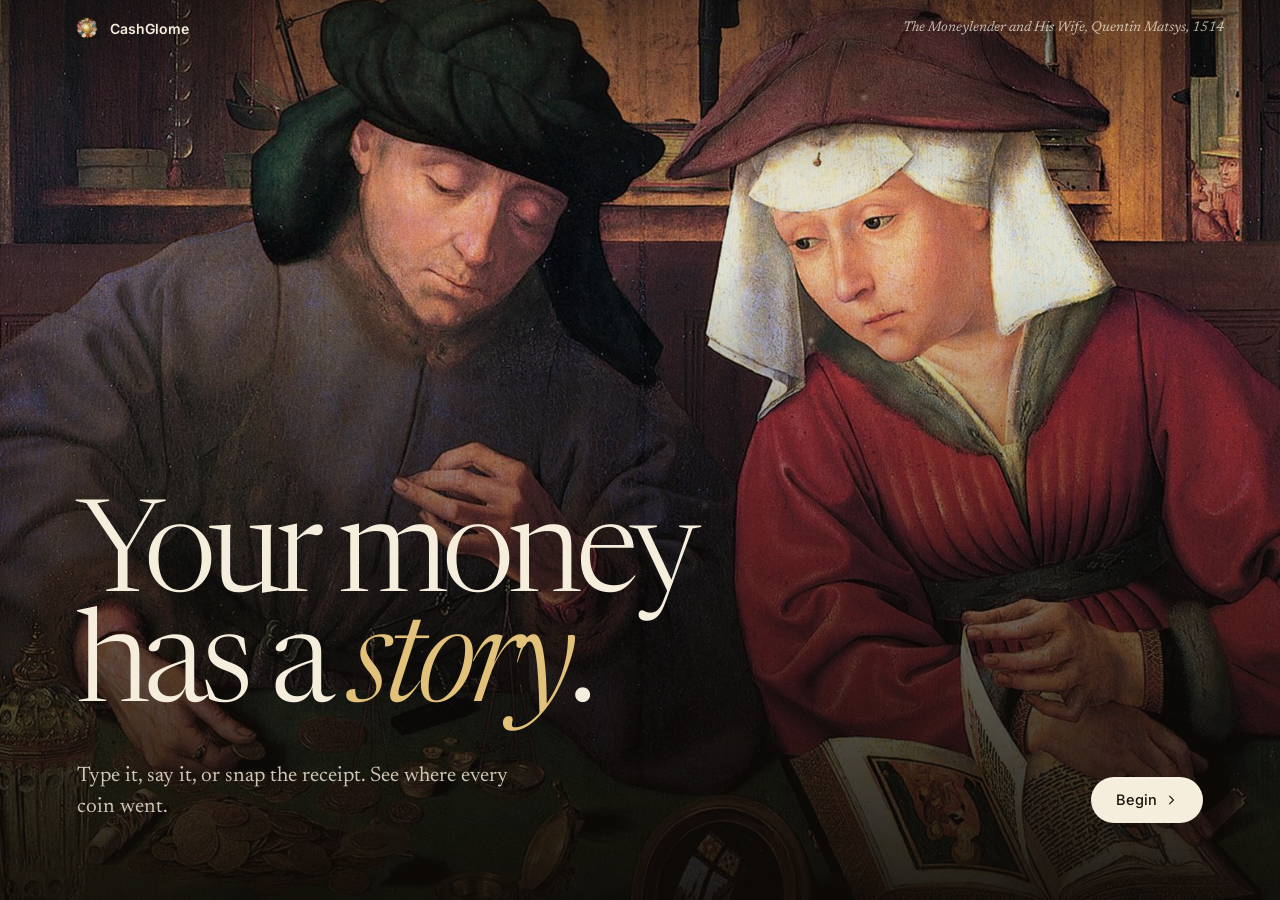
<file: app/index.html>
<!doctype html>
<html lang="en">
  <head>
    <meta charset="UTF-8" />
    <meta name="viewport" content="width=device-width, initial-scale=1.0, viewport-fit=cover" />
    <meta name="theme-color" content="#F7F7EE" />
    <meta name="description" content="CashGlome: your money, painted. Log what comes in and goes out in plain words and see the story of your money." />
    <link rel="icon" type="image/png" href="./icon-64.png" />
    <link rel="apple-touch-icon" href="./icon.png" />
    <link rel="manifest" href="./manifest.webmanifest" />
    <meta name="mobile-web-app-capable" content="yes" />
    <meta name="apple-mobile-web-app-capable" content="yes" />
    <title>CashGlome</title>
    <script type="module" crossorigin src="./assets/index-D1_JoFzm.js"></script>
    <link rel="stylesheet" crossorigin href="./assets/index-CgYbgcy2.css">
  </head>
  <body>
    <div id="root"></div>
  </body>
</html>
</file>
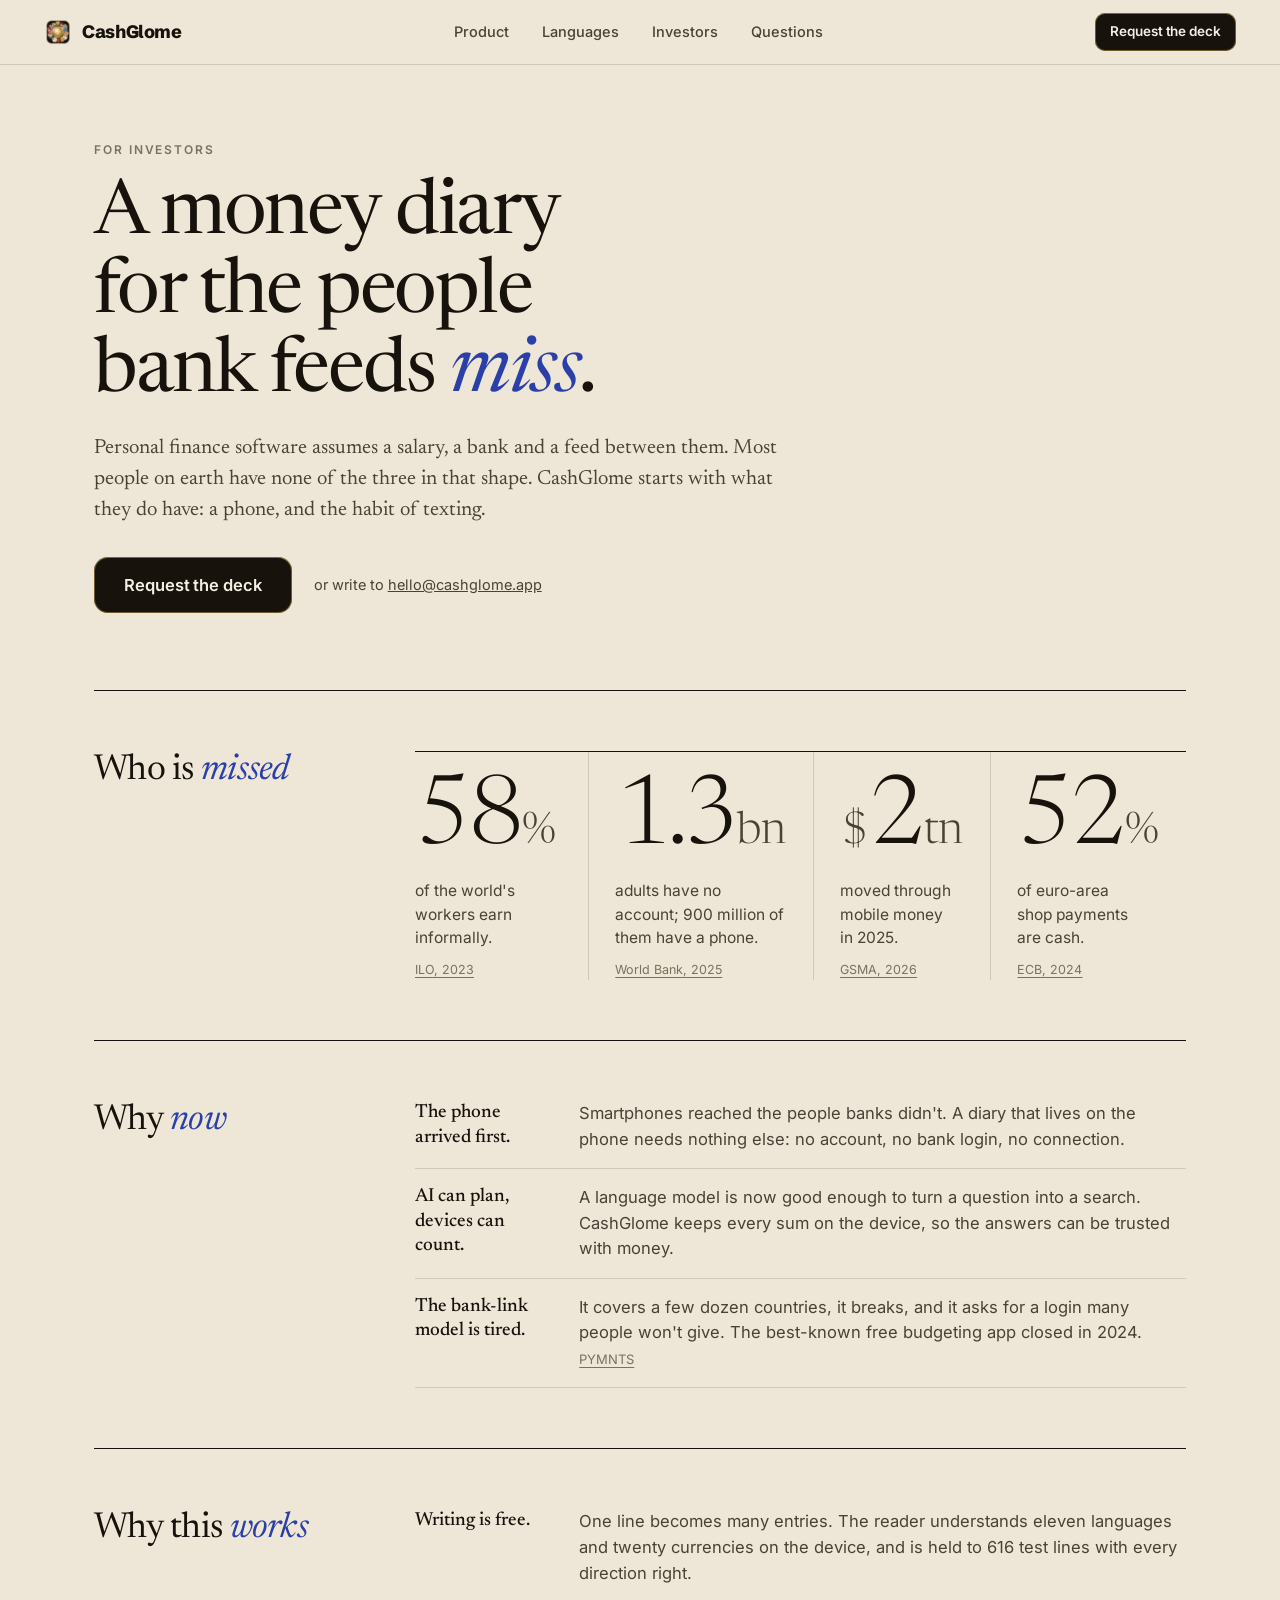
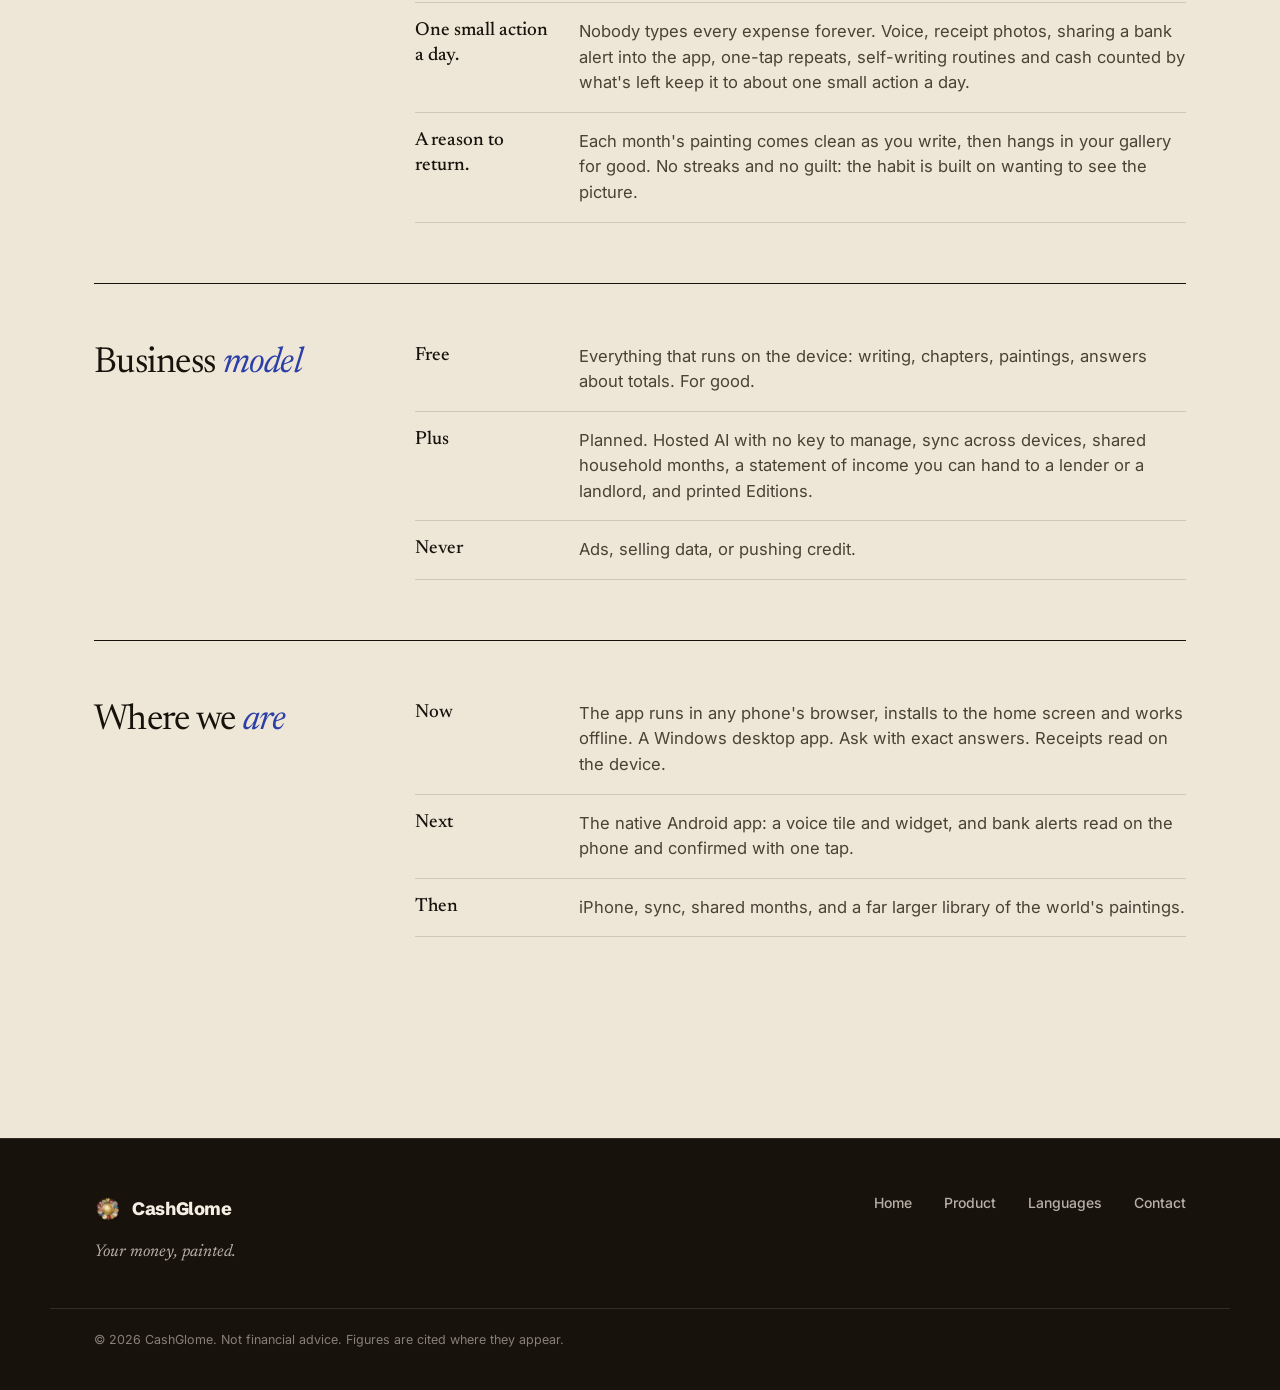
<file: investors.html>
<!doctype html>
<html lang="en">
<head>
  <meta charset="utf-8">
  <meta name="viewport" content="width=device-width, initial-scale=1, viewport-fit=cover">
  <title>CashGlome — For investors</title>
  <meta name="description" content="CashGlome is a money diary for the people bank feeds miss: paid in cash, by transfer and by mobile money, on every continent.">
  <meta name="theme-color" content="#EEE6D6">
  <link rel="icon" href="assets/icon-64.png">
  <link rel="preload" href="assets/fonts/newsreader.woff2" as="font" type="font/woff2" crossorigin>
  <link rel="preload" href="assets/fonts/inter.woff2" as="font" type="font/woff2" crossorigin>
  <link rel="stylesheet" href="styles.css">
</head>
<body>
<a class="skip" href="#main">Skip to content</a>

<header class="nav solid" data-nav>
  <a class="brand" href="./" aria-label="CashGlome, home"><img src="assets/icon-64.png" width="28" height="28" alt=""><span>CashGlome</span></a>
  <nav class="nav-links" aria-label="Sections">
    <a href="./#write">Product</a>
    <a href="./#world">Languages</a>
    <a href="investors.html" aria-current="page">Investors</a>
    <a href="./#faq">Questions</a>
  </nav>
  <div class="nav-end">
    <a class="btn btn-sm" href="mailto:hello@cashglome.app?subject=CashGlome%20deck">Request the deck</a>
    <button class="nav-menu" type="button" aria-label="Menu" aria-expanded="false" aria-controls="menu" data-menu-open><i></i><i></i></button>
  </div>
</header>

<div class="menu" id="menu" data-menu hidden>
  <div class="menu-sheet" role="dialog" aria-label="Menu">
    <a href="./">Home</a>
    <a href="./#write">Product</a>
    <a href="./#world">Languages</a>
    <a href="./#faq">Questions</a>
    <a class="btn" href="mailto:hello@cashglome.app?subject=CashGlome%20deck">Request the deck</a>
  </div>
</div>

<main id="main" class="memo">
  <div class="wrap">
    <div class="memo-head">
      <p class="kicker">For investors</p>
      <h1 class="headline" style="max-width: 15ch; font-size: clamp(40px, 6vw, 84px)">A money diary for the people bank feeds <em>miss</em>.</h1>
      <p class="lede">Personal finance software assumes a salary, a bank and a feed between them. Most people on earth have none of the three in that shape. CashGlome starts with what they do have: a phone, and the habit of texting.</p>
      <div class="memo-cta">
        <a class="btn btn-lg" href="mailto:hello@cashglome.app?subject=CashGlome%20deck">Request the deck</a>
        <span>or write to <a href="mailto:hello@cashglome.app">hello@cashglome.app</a></span>
      </div>
    </div>

    <section class="memo-block">
      <h2>Who is <em>missed</em></h2>
      <dl class="figures">
        <div><dt>58<small>%</small></dt><dd>of the world's workers earn informally.<a href="https://www.ilo.org/publications/women-and-men-informal-economy-statistical-update" rel="noopener">ILO, 2023</a></dd></div>
        <div><dt>1.3<small>bn</small></dt><dd>adults have no account; 900 million of them have a phone.<a href="https://www.worldbank.org/en/news/press-release/2025/07/16/mobile-phone-technology-powers-saving-surge-in-developing-economies" rel="noopener">World Bank, 2025</a></dd></div>
        <div><dt><small>$</small>2<small>tn</small></dt><dd>moved through mobile money in 2025.<a href="https://www.gsma.com/sotir/" rel="noopener">GSMA, 2026</a></dd></div>
        <div><dt>52<small>%</small></dt><dd>of euro-area shop payments are cash.<a href="https://www.ecb.europa.eu/stats/ecb_surveys/space/html/ecb.space2024~19d46f0f17.en.html" rel="noopener">ECB, 2024</a></dd></div>
      </dl>
    </section>

    <section class="memo-block">
      <h2>Why <em>now</em></h2>
      <ol class="memo-list">
        <li><b>The phone arrived first.</b><span>Smartphones reached the people banks didn't. A diary that lives on the phone needs nothing else: no account, no bank login, no connection.</span></li>
        <li><b>AI can plan, devices can count.</b><span>A language model is now good enough to turn a question into a search. CashGlome keeps every sum on the device, so the answers can be trusted with money.</span></li>
        <li><b>The bank-link model is tired.</b><span>It covers a few dozen countries, it breaks, and it asks for a login many people won't give. The best-known free budgeting app closed in 2024. <a href="https://www.pymnts.com/financial-apps/2023/intuit-to-shut-down-mint-invite-users-to-credit-karma/" rel="noopener">PYMNTS</a></span></li>
      </ol>
    </section>

    <section class="memo-block">
      <h2>Why this <em>works</em></h2>
      <ol class="memo-list">
        <li><b>Writing is free.</b><span>One line becomes many entries. The reader understands eleven languages and twenty currencies on the device, and is held to 616 test lines with every direction right.</span></li>
        <li><b>One small action a day.</b><span>Nobody types every expense forever. Voice, receipt photos, sharing a bank alert into the app, one-tap repeats, self-writing routines and cash counted by what's left keep it to about one small action a day.</span></li>
        <li><b>A reason to return.</b><span>Each month's painting comes clean as you write, then hangs in your gallery for good. No streaks and no guilt: the habit is built on wanting to see the picture.</span></li>
      </ol>
    </section>

    <section class="memo-block">
      <h2>Business <em>model</em></h2>
      <ol class="memo-list">
        <li><b>Free</b><span>Everything that runs on the device: writing, chapters, paintings, answers about totals. For good.</span></li>
        <li><b>Plus</b><span>Planned. Hosted AI with no key to manage, sync across devices, shared household months, a statement of income you can hand to a lender or a landlord, and printed Editions.</span></li>
        <li><b>Never</b><span>Ads, selling data, or pushing credit.</span></li>
      </ol>
    </section>

    <section class="memo-block">
      <h2>Where we <em>are</em></h2>
      <ol class="memo-list">
        <li><b>Now</b><span>The app runs in any phone's browser, installs to the home screen and works offline. A Windows desktop app. Ask with exact answers. Receipts read on the device.</span></li>
        <li><b>Next</b><span>The native Android app: a voice tile and widget, and bank alerts read on the phone and confirmed with one tap.</span></li>
        <li><b>Then</b><span>iPhone, sync, shared months, and a far larger library of the world's paintings.</span></li>
      </ol>
    </section>
  </div>
</main>

<footer class="footer">
  <div class="wrap footer-grid">
    <div>
      <a class="brand" href="./"><img src="assets/icon-64.png" width="28" height="28" alt=""><span>CashGlome</span></a>
      <p>Your money, painted.</p>
    </div>
    <nav aria-label="Footer">
      <a href="./">Home</a><a href="./#write">Product</a><a href="./#world">Languages</a><a href="mailto:hello@cashglome.app">Contact</a>
    </nav>
  </div>
  <div class="wrap footer-fine">
    <p>© 2026 CashGlome. Not financial advice. Figures are cited where they appear.</p>
  </div>
</footer>

<script src="main.js" defer></script>
</body>
</html>
</file>
<file: styles.css>
/* CashGlome — landing page.
   A gallery, not a dashboard: parchment walls, paintings as the heroes, museum plaques for captions,
   serif headlines with one italic word. Colour comes from the paintings: lapis, vermilion, ochre, gilt.
   The page reads top to bottom with no scroll tricks; main.js only adds the live reader and small reveals. */

/* ───────── Fonts (self-hosted) ───────── */
@font-face { font-family: "Grotesk"; src: url("assets/fonts/grotesk.woff2") format("woff2"); font-weight: 400 900; font-display: swap; }
@font-face { font-family: "Newsreader"; src: url("assets/fonts/newsreader.woff2") format("woff2"); font-weight: 200 800; font-style: normal; font-display: swap; }
@font-face { font-family: "Newsreader"; src: url("assets/fonts/newsreader-italic.woff2") format("woff2"); font-weight: 200 800; font-style: italic; font-display: swap; }
@font-face { font-family: "Inter"; src: url("assets/fonts/inter.woff2") format("woff2"); font-weight: 100 900; font-display: swap; }

/* ───────── Tokens ───────── */
:root {
  --paper: #EEE6D6;
  --paper-2: #E4DAC6;
  --ink: #17120C;
  --ink-2: #4A4236;
  --ink-3: #7C715F;
  --rule: rgba(23, 18, 12, .14);
  --night: #17120C;
  --night-2: #221A11;
  --cream: #F4EEE3;
  --cream-2: rgba(244, 238, 227, .72);
  --lapis: #2B3FA8;
  --vermilion: #B8321F;
  --ochre: #C99A2E;
  --gilt: #C9A24B;

  --f-serif: "Newsreader", "Iowan Old Style", "Songti SC", "Noto Serif CJK SC", Georgia, serif;
  --f-ui: "Inter", system-ui, -apple-system, "Segoe UI", "Noto Sans", sans-serif;
  --f-brand: "Grotesk", "Helvetica Neue", Arial, sans-serif;

  --gutter: clamp(18px, 4.4vw, 44px);
  --wrap: 1180px;
  --sec: clamp(84px, 11vw, 156px);
  --ease: cubic-bezier(.2, .7, .1, 1);
}

/* ───────── Base ───────── */
*, *::before, *::after { box-sizing: border-box; }
html { -webkit-text-size-adjust: 100%; scroll-behavior: smooth; scroll-padding-top: 72px; }
body { margin: 0; background: var(--paper); color: var(--ink); font: 400 16px/1.55 var(--f-ui); -webkit-font-smoothing: antialiased; text-rendering: optimizeLegibility; overflow-x: clip; }
img { display: block; max-width: 100%; height: auto; }
a { color: inherit; }
button, input { font: inherit; color: inherit; }
h1, h2, h3, p, ol, ul, dl, dd, figure { margin: 0; }
ol, ul { padding: 0; list-style: none; }
::selection { background: #C9D4F2; color: var(--ink); }
:focus-visible { outline: 2px solid var(--lapis); outline-offset: 3px; border-radius: 4px; }
.sr { position: absolute; width: 1px; height: 1px; overflow: hidden; clip: rect(0 0 0 0); white-space: nowrap; }
.skip { position: absolute; left: 16px; top: -60px; z-index: 200; background: var(--ink); color: var(--paper); padding: 10px 16px; border-radius: 8px; text-decoration: none; }
.skip:focus { top: 16px; }
.wrap { width: 100%; max-width: var(--wrap); margin: 0 auto; padding-inline: var(--gutter); }
.paper { background: var(--paper); padding-block: var(--sec); }
.paper-2 { background: var(--paper-2); padding-block: var(--sec); }

/* ───────── Type ───────── */
.display { font: 400 clamp(52px, 9.4vw, 128px)/.94 var(--f-serif); font-variation-settings: "opsz" 72; letter-spacing: -.035em; text-wrap: balance; }
.display em, .headline em, .statement em { font-style: italic; color: var(--lapis); letter-spacing: -.02em; }
.headline { font: 400 clamp(34px, 4.6vw, 62px)/1.03 var(--f-serif); font-variation-settings: "opsz" 60; letter-spacing: -.028em; text-wrap: balance; max-width: 16ch; }
.headline.sm { font-size: clamp(28px, 3.2vw, 42px); }
.kicker { font: 600 12px/1 var(--f-ui); letter-spacing: .16em; text-transform: uppercase; color: var(--ink-3); margin-bottom: 20px; }
.lede { font: 400 clamp(18px, 1.6vw, 21px)/1.5 var(--f-serif); color: var(--ink-2); max-width: 36em; text-wrap: pretty; margin-top: 20px; }
.body { font: 400 17px/1.6 var(--f-ui); color: var(--ink-2); max-width: 34em; text-wrap: pretty; }
.fine { font: 400 14px/1.55 var(--f-ui); color: var(--ink-3); max-width: 46em; margin-top: 22px; }
.fine i { font-family: var(--f-serif); font-size: 1.08em; }
/* Museum plaque: artist, title, year */
.plaque { font: 400 12px/1.4 var(--f-ui); letter-spacing: .01em; color: rgba(244, 238, 227, .7); }
.plaque i { font-family: var(--f-serif); font-size: 1.1em; }
.plaque-dark { color: var(--ink-3); margin-top: 22px; }

/* ───────── Buttons ───────── */
.btn { display: inline-flex; align-items: center; justify-content: center; gap: 8px; min-height: 46px; padding: 0 22px; border-radius: 12px; background: var(--ink); color: var(--cream); font: 600 15px/1 var(--f-ui); letter-spacing: -.005em; text-decoration: none; white-space: nowrap; box-shadow: inset 0 0 0 1px rgba(201, 162, 75, .5), 0 1px 0 rgba(255, 255, 255, .12) inset; transition: transform .25s var(--ease), background .25s; }
.btn:hover { background: #2A2118; transform: translateY(-1px); }
.btn:active { transform: translateY(0) scale(.985); }
.btn .narrow { display: none; }
.btn-sm { min-height: 38px; padding: 0 15px; font-size: 13.5px; border-radius: 10px; }
.btn-lg { min-height: 56px; padding: 0 30px; font-size: 16.5px; border-radius: 14px; }
.btn-light { background: var(--paper); color: var(--ink); }
.btn-light:hover { background: #fff; }

/* ───────── Navigation ───────── */
.nav { position: fixed; z-index: 90; inset: 0 0 auto 0; display: flex; align-items: center; justify-content: space-between; gap: 20px; height: 64px; padding: 0 var(--gutter); transition: background .35s, box-shadow .35s; }
.nav.solid { background: rgba(238, 230, 214, .9); -webkit-backdrop-filter: saturate(1.3) blur(14px); backdrop-filter: saturate(1.3) blur(14px); box-shadow: 0 1px 0 var(--rule); }
.brand { display: inline-flex; align-items: center; gap: 10px; text-decoration: none; font: 800 18px/1 var(--f-brand); letter-spacing: -.02em; }
.brand img { border-radius: 7px; }
.nav-links { display: flex; gap: clamp(18px, 2.6vw, 34px); }
.nav-links a { font: 500 14.5px/1 var(--f-ui); color: var(--ink-2); text-decoration: none; padding: 10px 0; transition: color .2s; }
.nav-links a:hover { color: var(--ink); }
.nav-end { display: flex; align-items: center; gap: 10px; }
.nav-menu { display: none; width: 40px; height: 40px; padding: 0; border: 0; border-radius: 10px; background: transparent; cursor: pointer; position: relative; }
.nav-menu i { position: absolute; left: 10px; right: 10px; height: 1.6px; background: var(--ink); border-radius: 2px; transition: transform .3s var(--ease), top .3s var(--ease); }
.nav-menu i:first-child { top: 15px; }
.nav-menu i:last-child { top: 23px; }
.nav-menu[aria-expanded="true"] i:first-child { top: 19px; transform: rotate(45deg); }
.nav-menu[aria-expanded="true"] i:last-child { top: 19px; transform: rotate(-45deg); }

.menu { position: fixed; z-index: 80; inset: 0; background: rgba(23, 18, 12, .35); }
.menu[hidden] { display: none; }
.menu-sheet { background: var(--paper); padding: 84px var(--gutter) 28px; display: grid; gap: 2px; box-shadow: 0 24px 60px rgba(23, 18, 12, .25); animation: drop .35s var(--ease); }
.menu-sheet a:not(.btn) { font: 400 28px/1.15 var(--f-serif); letter-spacing: -.02em; text-decoration: none; padding: 11px 0; border-bottom: 1px solid var(--rule); }
.menu-sheet .btn { margin-top: 20px; min-height: 52px; }
@keyframes drop { from { transform: translateY(-14px); opacity: 0; } }

/* ───────── Hero ─────────
   A gallery wall: the month's painting hangs in its frame, still under old varnish, and a page of the
   diary lies against its lower corner. Each entry read on the page wipes a patch of the painting clean. */
.hero { position: relative; overflow: clip; padding: clamp(96px, 13vh, 150px) 0 clamp(60px, 8vw, 104px); background: radial-gradient(110% 70% at 74% 0%, #F7F1E4 0%, var(--paper) 60%); }
.hero-grid { width: 100%; max-width: 1280px; margin: 0 auto; padding-inline: var(--gutter); display: grid; grid-template-columns: minmax(0, .78fr) minmax(0, 1fr); gap: clamp(36px, 5.4vw, 84px); align-items: start; }
.hero-copy { padding-top: clamp(4px, 5vh, 64px); }
.hero .display { font-size: clamp(52px, 6.5vw, 102px); }
.hero-lede { font: 400 clamp(19px, 1.75vw, 23px)/1.45 var(--f-serif); color: var(--ink-2); max-width: 21em; margin-top: 26px; text-wrap: pretty; }
.hero-cta { display: flex; flex-direction: column; align-items: flex-start; gap: 14px; margin-top: 36px; }
.hero-cta span { font: 400 14px/1.45 var(--f-ui); color: var(--ink-2); }

.demo { display: grid; grid-template-columns: minmax(0, 1fr); min-width: 0; }
.hung { position: relative; min-width: 0; }
/* A gilt frame with a dark slip, lit from above */
.hung-in { position: relative; aspect-ratio: 1800 / 1311; overflow: hidden; background: #2a2118; border: clamp(8px, 1vw, 13px) solid #8E6420; border-image: linear-gradient(145deg, #E2C377, #B88A34 30%, #8E6420 55%, #D2AE5C 80%, #9C722A) 1; box-shadow: 0 44px 70px -34px rgba(40, 24, 4, .7), 0 10px 22px -10px rgba(40, 24, 4, .4); }
.hung-in::after { content: ""; position: absolute; inset: 0; z-index: 3; box-shadow: inset 0 0 0 2px rgba(30, 18, 4, .78), inset 0 10px 26px -10px rgba(0, 0, 0, .55); pointer-events: none; }
.hung-varnish, .hung-varnish img, .hung-clean { position: absolute; inset: 0; width: 100%; height: 100%; }
.hung-varnish img { object-fit: cover; filter: sepia(.8) saturate(.62) brightness(.52) contrast(.9); }
.hung-varnish::after { content: ""; position: absolute; inset: 0; background: radial-gradient(120% 90% at 30% 20%, rgba(150, 104, 30, .3), rgba(60, 36, 8, .46)), url("data:image/svg+xml,%3Csvg xmlns='http://www.w3.org/2000/svg' width='260' height='260'%3E%3Cfilter id='n'%3E%3CfeTurbulence type='fractalNoise' baseFrequency='.8' numOctaves='3' stitchTiles='stitch'/%3E%3CfeColorMatrix values='0 0 0 0 .25 0 0 0 0 .16 0 0 0 0 .05 0 0 0 .55 0'/%3E%3C/filter%3E%3Crect width='100%25' height='100%25' filter='url(%23n)'/%3E%3C/svg%3E"); mix-blend-mode: multiply; }
.hung-clean { z-index: 2; }
.hung-clean path { transition: stroke-dashoffset 1.25s cubic-bezier(.45, .05, .25, 1); }
.hung .plaque { margin-top: 12px; margin-left: auto; white-space: nowrap; text-align: right; color: var(--ink-3); }

/* The diary page */
.page { position: relative; z-index: 4; grid-column: 1; justify-self: start; width: min(424px, 100%); margin: -168px 0 0 clamp(-72px, -4.4vw, -20px); padding: 16px 24px 14px; border-radius: 3px;
  background: url("data:image/svg+xml,%3Csvg xmlns='http://www.w3.org/2000/svg' width='200' height='200'%3E%3Cfilter id='p'%3E%3CfeTurbulence type='fractalNoise' baseFrequency='.9' numOctaves='2' stitchTiles='stitch'/%3E%3CfeColorMatrix values='0 0 0 0 .45 0 0 0 0 .34 0 0 0 0 .16 0 0 0 .09 0'/%3E%3C/filter%3E%3Crect width='100%25' height='100%25' filter='url(%23p)'/%3E%3C/svg%3E"), linear-gradient(180deg, #FEFBF4 0%, #F8F1E2 100%);
  box-shadow: 0 0 0 1px rgba(23, 18, 12, .09), 0 34px 54px -26px rgba(40, 24, 4, .6), 0 6px 14px -6px rgba(40, 24, 4, .28); transition: box-shadow .25s; }
.page:focus-within { box-shadow: 0 0 0 2px var(--lapis), 0 34px 54px -26px rgba(40, 24, 4, .6), 0 6px 14px -6px rgba(40, 24, 4, .28); }
.page-date { font: italic 400 15px/1.3 var(--f-serif); color: var(--ink-3); padding-bottom: 6px; }
/* Two ruled lines to write on */
.page textarea { display: block; width: 100%; height: 68px; padding: 0; border: 0; outline: 0; resize: none; overflow: hidden; background: repeating-linear-gradient(to bottom, transparent 0 33px, rgba(23, 18, 12, .16) 33px 34px); font: 400 21px/34px var(--f-serif); letter-spacing: -.005em; color: var(--ink); caret-color: var(--lapis); }
.page textarea::placeholder { color: rgba(124, 113, 95, .8); font-style: italic; }
.page-foot { margin-top: 8px; padding-top: 10px; border-top: 1px solid var(--rule); font: 400 13.5px/1.45 var(--f-ui); color: var(--ink-3); min-height: 2.2em; }
.page-foot a { color: var(--ink); font-weight: 600; text-underline-offset: 3px; }

/* What the reader understood, as lines in an account book: the writer's own word, where it was
   filed, a dotted leader, and the sum. Money in is lapis, money out is ink. */
.ledger { display: grid; align-content: start; }
.page .ledger { min-height: 102px; margin-top: 8px; }
.row { display: grid; grid-template-columns: auto auto minmax(14px, 1fr) auto; align-items: baseline; gap: 9px; min-height: 34px; padding-top: 6px; text-align: left; white-space: nowrap; animation: ink .5s var(--ease) both; transition: opacity .22s; }
.row-w { max-width: 9.5em; overflow: hidden; text-overflow: ellipsis; font: 500 18px/1.25 var(--f-serif); letter-spacing: -.005em; color: var(--ink); }
.row-c { display: inline-flex; align-items: center; gap: 6px; font: italic 400 14px/1.25 var(--f-serif); color: var(--ink-3); }
.row-c i { width: 6px; height: 6px; flex: none; transform: rotate(45deg); border-radius: 1px; }
.row-c:empty { display: none; }
.row-c:empty + .row-dots { grid-column: span 2; }
.row-dots { align-self: end; margin-bottom: .4em; border-bottom: 1.5px dotted rgba(23, 18, 12, .32); }
.row b { font: 500 19px/1.25 var(--f-serif); font-variant-numeric: lining-nums tabular-nums; letter-spacing: -.012em; color: var(--ink); }
.row b small { font-size: .8em; margin-right: .1em; color: var(--ink-3); }
.row.in b, .row.in b small { color: var(--lapis); }
.row.none { display: block; font: italic 400 16px/1.4 var(--f-serif); color: var(--ink-3); white-space: normal; }
.row.leaving { opacity: 0; }
@keyframes ink { from { opacity: 0; transform: translateX(-8px); } }

/* Languages, each named in its own script */
.langs { grid-column: 1; display: flex; flex-wrap: wrap; align-items: center; gap: 0 2px; margin: 16px 0 0 clamp(-72px, -4.4vw, -20px); }
.langs[hidden] { display: none; }
.langs span { font: italic 400 15px/1 var(--f-serif); color: var(--ink-3); margin-right: 6px; }
.langs button { min-height: 40px; padding: 0 7px; border: 0; background: none; border-radius: 8px; cursor: pointer; font: 500 13.5px/1 var(--f-ui); color: var(--ink-3); transition: color .2s; }
.langs button:hover { color: var(--ink); }
.langs button[aria-pressed="true"] { color: var(--ink); background: linear-gradient(var(--gilt), var(--gilt)) 7px calc(50% + 12px) / calc(100% - 14px) 1.5px no-repeat; }

/* ───────── The problem ───────── */
.statement { font: 400 clamp(30px, 4.3vw, 58px)/1.07 var(--f-serif); font-variation-settings: "opsz" 60; letter-spacing: -.028em; max-width: 21ch; text-wrap: balance; }
.figures { display: grid; grid-template-columns: repeat(4, 1fr); margin-top: clamp(48px, 6vw, 84px); border-top: 1px solid var(--ink); }
.figures > div { padding: 26px 26px 0 0; }
.figures > div + div { padding-left: 26px; border-left: 1px solid var(--rule); }
.figures dt { font: 300 clamp(60px, 7.4vw, 108px)/.9 var(--f-serif); font-variation-settings: "opsz" 72; letter-spacing: -.045em; }
.figures dt small { font-size: .46em; letter-spacing: -.01em; margin-inline: .04em; color: var(--ink-2); }
.figures dd { margin-top: 16px; font: 400 15.5px/1.5 var(--f-ui); color: var(--ink-2); text-wrap: pretty; }
.figures dd a { display: block; width: fit-content; margin-top: 12px; font-size: 12.5px; color: var(--ink-3); text-underline-offset: 3px; }
.answer { margin-top: clamp(48px, 6vw, 80px); font: 400 clamp(21px, 2.3vw, 29px)/1.34 var(--f-serif); color: var(--ink-2); max-width: 31em; text-wrap: pretty; }
.answer b { font-weight: 500; color: var(--ink); }

/* ───────── The three acts ───────── */
.act { position: relative; }
.act-grid { display: grid; grid-template-columns: minmax(0, 1.1fr) minmax(0, .9fr); gap: clamp(32px, 6vw, 96px); align-items: center; }
.act-copy .lede { max-width: 26em; }

/* A phone holding a real screen from the app */
.phone { width: min(310px, 74vw); justify-self: center; }
.phone img { width: 100%; border-radius: 36px; border: 9px solid #0B0906; outline: 1px solid rgba(201, 162, 75, .34); box-shadow: 0 40px 80px -30px rgba(10, 6, 2, .7), 0 12px 28px -12px rgba(10, 6, 2, .5); background: #0B0906; }
.phone figcaption { margin-top: 18px; font: 400 14.5px/1.45 var(--f-ui); color: var(--ink-2); text-wrap: balance; text-align: center; }
.phone figcaption b { color: var(--ink); font-weight: 600; }

/* Write: the painting is the wall, the phone hangs over its lower edge */
.act-write { background: var(--night); color: var(--cream); padding-bottom: var(--sec); }
.act-art { position: relative; height: min(72vh, 680px); overflow: hidden; }
.act-art img { width: 100%; height: 100%; object-fit: cover; object-position: 50% 62%; }
.act-art::after { content: ""; position: absolute; inset: 0; background: linear-gradient(to bottom, rgba(23, 18, 12, 0) 45%, rgba(23, 18, 12, .82) 86%, var(--night) 100%); }
.act-art .plaque { position: absolute; z-index: 2; left: var(--gutter); top: 84px; text-shadow: 0 1px 8px rgba(0, 0, 0, .6); }
.act-write .act-grid { position: relative; z-index: 2; margin-top: clamp(-240px, -18vw, -120px); align-items: end; }
.act-write .kicker, .act-ask .kicker { color: var(--gilt); }
.act-write .display em, .act-ask .display em { color: var(--gilt); }
.act-write .lede, .act-ask .lede { color: var(--cream-2); }
.ways { margin-top: 30px; border-top: 1px solid rgba(244, 238, 227, .18); max-width: 33em; }
.ways li { padding: 14px 0; border-bottom: 1px solid rgba(244, 238, 227, .18); font: 400 16px/1.5 var(--f-ui); color: var(--cream-2); }
.ways b { font: 500 19px/1.2 var(--f-serif); color: var(--cream); margin-right: 6px; }

/* ───────── Languages: a wall of the world's masters ───────── */
.world { padding-bottom: var(--sec); }
.world .lede { max-width: 40em; }
.wall { max-width: 1320px; margin: clamp(48px, 6vw, 84px) auto 0; padding-inline: var(--gutter); display: grid; grid-template-columns: repeat(12, minmax(0, 1fr)); gap: clamp(36px, 4.4vw, 64px) clamp(20px, 2.6vw, 36px); align-items: end; }
.hang { min-width: 0; }
.h-wide { grid-column: span 5; }
.h-tall { grid-column: span 3; }
.h-square { grid-column: span 4; }
/* hung in rows of three: wide, tall, square */
.hang:nth-child(1) { order: 1; } .hang:nth-child(2) { order: 2; } .hang:nth-child(7) { order: 3; }
.hang:nth-child(4) { order: 4; } .hang:nth-child(3) { order: 5; } .hang:nth-child(8) { order: 6; }
.hang:nth-child(5) { order: 7; grid-column: 2 / span 6; } .hang:nth-child(6) { order: 8; }
/* A gilt frame with a dark slip, lit from above */
.frame { padding: clamp(7px, .9vw, 11px); background: linear-gradient(145deg, #E2C377 0%, #B88A34 28%, #8E6420 52%, #D2AE5C 78%, #9C722A 100%); box-shadow: 0 1px 0 rgba(255, 244, 210, .7) inset, 0 28px 44px -22px rgba(40, 24, 4, .6), 0 6px 14px -6px rgba(40, 24, 4, .4); }
.frame img { width: 100%; object-fit: cover; outline: 2px solid rgba(30, 18, 4, .78); outline-offset: -2px; background: #2a2118; }
.h-wide .frame img { aspect-ratio: 14 / 9; }
.h-tall .frame img { aspect-ratio: 13 / 19; }
.h-square .frame img { aspect-ratio: 1; }
.hang figcaption { display: grid; gap: 10px; margin-top: 18px; }
.plaque-t { font: 400 12px/1.4 var(--f-ui); color: var(--ink-3); }
.plaque-t i { font-family: var(--f-serif); font-size: 1.1em; }
.hand { quotes: none; text-wrap: balance; font: italic 400 clamp(20px, 1.9vw, 25px)/1.25 var(--f-serif); letter-spacing: -.01em; color: var(--ink); min-height: 1.25em; }
[lang="zh"] .hand, [lang="ja"] .hand, [lang="ko"] .hand, [lang="hi"] .hand, [lang="ar"] .hand { font-style: normal; letter-spacing: 0; }
[lang="ar"] .hand { font-size: clamp(22px, 2.1vw, 28px); text-align: left; }
.also { margin-top: clamp(48px, 6vw, 76px); border-top: 1px solid var(--ink); }
.also li { display: grid; grid-template-columns: 9.5em minmax(0, 1fr) minmax(15em, 19em); gap: 14px 24px; align-items: center; padding: 16px 0; border-bottom: 1px solid var(--rule); }
.also b { font: 600 12px/1 var(--f-ui); letter-spacing: .14em; text-transform: uppercase; color: var(--ink-3); }

/* ───────── See ───────── */
.act-see { background: var(--paper-2); padding-block: var(--sec); }
.act-head { max-width: 760px; }
.restore { display: grid; grid-template-columns: minmax(0, 1.5fr) minmax(0, 1fr); gap: clamp(28px, 5vw, 72px); align-items: center; margin-top: clamp(48px, 6vw, 80px); }
.restorer { position: relative; aspect-ratio: 1680 / 1196; overflow: hidden; border: clamp(7px, .9vw, 11px) solid #8E6420; border-image: linear-gradient(145deg, #E2C377, #B88A34 30%, #8E6420 55%, #D2AE5C 80%, #9C722A) 1; box-shadow: 0 34px 60px -28px rgba(40, 24, 4, .65); touch-action: pan-y; background: #2a2118; }
.restorer > img, .restorer-varnish img { position: absolute; inset: 0; width: 100%; height: 100%; object-fit: cover; }
/* Old varnish: yellowed, dim, a little cracked. Everything right of the line is still under it. */
.restorer-varnish { position: absolute; inset: 0; clip-path: inset(0 0 0 var(--at)); }
.restorer-varnish img { filter: sepia(.85) saturate(.6) brightness(.46) contrast(.92); }
.restorer-varnish::after { content: ""; position: absolute; inset: 0; background: radial-gradient(120% 90% at 30% 20%, rgba(150, 104, 30, .34), rgba(60, 36, 8, .5)), url("data:image/svg+xml,%3Csvg xmlns='http://www.w3.org/2000/svg' width='260' height='260'%3E%3Cfilter id='n'%3E%3CfeTurbulence type='fractalNoise' baseFrequency='.8' numOctaves='3' stitchTiles='stitch'/%3E%3CfeColorMatrix values='0 0 0 0 .25 0 0 0 0 .16 0 0 0 0 .05 0 0 0 .55 0'/%3E%3C/filter%3E%3Crect width='100%25' height='100%25' filter='url(%23n)'/%3E%3C/svg%3E"); mix-blend-mode: multiply; }
.restorer-edge { position: absolute; top: 0; bottom: 0; left: var(--at); width: 2px; margin-left: -1px; background: linear-gradient(#F3DFA6, #C9A24B); box-shadow: 0 0 18px 2px rgba(243, 223, 166, .55); pointer-events: none; }
.restorer-edge::after { content: ""; position: absolute; top: 50%; left: 50%; width: 46px; height: 46px; margin: -23px; border-radius: 50%; background: var(--paper) url("data:image/svg+xml,%3Csvg xmlns='http://www.w3.org/2000/svg' viewBox='0 0 24 24' fill='none' stroke='%2317120C' stroke-width='1.8' stroke-linecap='round' stroke-linejoin='round'%3E%3Cpath d='M9 7l-5 5 5 5M15 7l5 5-5 5'/%3E%3C/svg%3E") center / 22px no-repeat; box-shadow: 0 0 0 1px rgba(201, 162, 75, .8), 0 8px 20px rgba(0, 0, 0, .4); }
.restorer input { position: absolute; inset: 0; width: 100%; height: 100%; margin: 0; opacity: 0; cursor: ew-resize; }
.restorer:focus-within { outline: 2px solid var(--lapis); outline-offset: 4px; }
.restore-copy .body { margin-top: 18px; }
.trio { display: grid; grid-template-columns: repeat(3, minmax(0, 1fr)); gap: clamp(20px, 4vw, 56px); margin-top: clamp(64px, 8vw, 112px); justify-items: center; }
.trio .phone { width: min(300px, 100%); }
.trio .phone:nth-child(2) { margin-top: 56px; }

/* ───────── Ask ───────── */
.act-ask { background: var(--night); color: var(--cream); padding-block: var(--sec); overflow: hidden; }
.ask-art { position: absolute; inset: 0; width: 100%; height: 100%; object-fit: cover; object-position: 70% 30%; opacity: .5; -webkit-mask-image: linear-gradient(100deg, transparent 8%, #000 70%); mask-image: linear-gradient(100deg, transparent 8%, #000 70%); }
.act-ask::before { content: ""; position: absolute; inset: 0; z-index: 1; background: linear-gradient(to bottom, var(--night) 0%, rgba(23, 18, 12, .35) 26%, rgba(23, 18, 12, .5) 70%, var(--night) 100%); }
.act-ask .wrap { position: relative; z-index: 2; }
.act-ask .act-grid { grid-template-columns: minmax(0, .85fr) minmax(0, 1.15fr); }
.act-ask .plaque { position: absolute; z-index: 2; right: var(--gutter); bottom: 20px; }
.steps { counter-reset: step; margin-top: 30px; max-width: 33em; border-top: 1px solid rgba(244, 238, 227, .2); }
.steps li { counter-increment: step; position: relative; padding: 15px 0 15px 44px; border-bottom: 1px solid rgba(244, 238, 227, .2); font: 400 16px/1.5 var(--f-ui); color: var(--cream-2); }
.steps li::before { content: counter(step, upper-roman); position: absolute; left: 0; top: 13px; font: italic 400 21px/1.3 var(--f-serif); color: var(--gilt); }
.steps b { font: 500 19px/1.2 var(--f-serif); color: var(--cream); margin-right: 6px; }
.act-ask .fine { color: rgba(244, 238, 227, .6); }

/* ───────── Rules ───────── */
.rule-list { counter-reset: rule; display: grid; grid-template-columns: repeat(2, minmax(0, 1fr)); gap: 0 clamp(32px, 6vw, 96px); margin-top: clamp(44px, 5vw, 68px); }
.rule-list li { counter-increment: rule; display: grid; grid-template-columns: 64px 1fr; padding: 26px 0 30px; border-top: 1px solid var(--ink); }
.rule-list li::before { content: counter(rule, upper-roman); grid-row: span 2; font: italic 300 40px/1 var(--f-serif); color: var(--vermilion); }
.rule-list h3 { font: 500 clamp(22px, 2.1vw, 27px)/1.15 var(--f-serif); letter-spacing: -.015em; }
.rule-list p { margin-top: 8px; font: 400 16px/1.55 var(--f-ui); color: var(--ink-2); max-width: 30em; }

/* ───────── Where it runs ───────── */
.platforms-grid { display: grid; grid-template-columns: minmax(0, 5fr) minmax(0, 7fr); gap: clamp(32px, 6vw, 96px); align-items: start; }
.platforms .body { margin: 20px 0 28px; }
.road { border-top: 1px solid var(--ink); }
.road li { display: grid; grid-template-columns: minmax(0, 1fr) auto; gap: 4px 20px; align-items: center; padding: 18px 0; border-bottom: 1px solid var(--rule); }
.road b { font: 500 21px/1.2 var(--f-serif); letter-spacing: -.01em; }
.road span { grid-column: 1; font: 400 14.5px/1.4 var(--f-ui); color: var(--ink-2); }
.road a, .road em { grid-column: 2; grid-row: 1 / span 2; font: 600 14px/1 var(--f-ui); font-style: normal; }
.road a { text-underline-offset: 4px; }
.road em { color: var(--ink-3); font-weight: 500; }
.road .next b::after { content: ""; display: inline-block; width: 8px; height: 8px; margin-left: 10px; border-radius: 50%; background: var(--ochre); box-shadow: 0 0 0 4px rgba(201, 154, 46, .22); vertical-align: middle; }
.road .next em { color: var(--ink); padding: 7px 11px; border-radius: 999px; box-shadow: inset 0 0 0 1px var(--ochre); }

/* ───────── Questions ───────── */
.faq-grid { display: grid; grid-template-columns: minmax(0, 4fr) minmax(0, 8fr); gap: clamp(28px, 6vw, 96px); align-items: start; }
.faq-list { border-top: 1px solid var(--ink); }
.faq-list details { border-bottom: 1px solid var(--rule); }
.faq-list summary { display: flex; justify-content: space-between; align-items: center; gap: 20px; padding: 20px 0; cursor: pointer; list-style: none; font: 500 clamp(19px, 1.8vw, 22px)/1.25 var(--f-serif); letter-spacing: -.01em; }
.faq-list summary::-webkit-details-marker { display: none; }
.faq-list summary::after { content: ""; flex: none; width: 13px; height: 13px; background: linear-gradient(var(--ink), var(--ink)) center / 100% 1.5px no-repeat, linear-gradient(var(--ink), var(--ink)) center / 1.5px 100% no-repeat; transition: transform .3s var(--ease); }
.faq-list details[open] summary::after { transform: rotate(45deg); }
.faq-list details p { padding: 0 0 22px; font: 400 16.5px/1.6 var(--f-ui); color: var(--ink-2); max-width: 38em; }

/* ───────── Finale ───────── */
.finale { position: relative; min-height: min(92svh, 860px); display: grid; place-items: center; overflow: hidden; background: var(--night); color: var(--cream); text-align: center; }
.finale > img { position: absolute; inset: 0; width: 100%; height: 100%; object-fit: cover; }
.finale::before { content: ""; position: absolute; inset: 0; z-index: 1; background: radial-gradient(90% 70% at 50% 50%, rgba(23, 18, 12, .82), rgba(23, 18, 12, .62) 60%, rgba(23, 18, 12, .8)); }
.finale-inner { position: relative; z-index: 2; padding: 120px var(--gutter); display: grid; justify-items: center; gap: 30px; }
.finale .display em { color: #E8C877; }
.finale-inner p { font: 500 14px/1.4 var(--f-ui); color: var(--cream-2); }
.finale .plaque { position: absolute; z-index: 2; right: var(--gutter); bottom: 18px; }

/* ───────── Footer ───────── */
.footer { background: var(--night); color: var(--cream-2); padding: 56px 0 40px; border-top: 1px solid rgba(244, 238, 227, .12); }
.footer .brand { color: var(--cream); }
.footer-grid { display: grid; grid-template-columns: minmax(0, 1fr) auto; gap: 32px; align-items: start; }
.footer-grid p { margin-top: 12px; font: italic 400 17px/1.3 var(--f-serif); }
.footer nav { display: grid; grid-template-columns: repeat(4, auto); gap: 12px 32px; }
.footer nav a { font: 500 14px/1.2 var(--f-ui); text-decoration: none; }
.footer nav a:hover { color: var(--cream); }
.footer-fine { margin-top: 44px; padding-top: 22px; border-top: 1px solid rgba(244, 238, 227, .12); display: grid; gap: 6px; font: 400 12.5px/1.5 var(--f-ui); color: rgba(244, 238, 227, .5); }

/* ───────── Investors page ───────── */
.memo { padding: clamp(120px, 16vh, 180px) 0 var(--sec); }
.memo-head { max-width: 860px; }
.memo-head .lede { max-width: 34em; }
.memo-cta { display: flex; flex-wrap: wrap; align-items: center; gap: 14px 22px; margin-top: 32px; font: 400 14.5px/1.4 var(--f-ui); color: var(--ink-2); }
.memo-block { display: grid; grid-template-columns: minmax(0, 3fr) minmax(0, 9fr); gap: clamp(20px, 5vw, 80px); padding: clamp(36px, 5vw, 60px) 0; border-top: 1px solid var(--ink); margin-top: clamp(48px, 6vw, 80px); }
.memo-block + .memo-block { margin-top: 0; }
.memo-block h2 { font: 400 clamp(26px, 2.8vw, 36px)/1.1 var(--f-serif); letter-spacing: -.02em; }
.memo-block h2 em { font-style: italic; color: var(--lapis); }
.memo-list li { display: grid; grid-template-columns: 8.5em minmax(0, 1fr); gap: 8px 24px; padding: 16px 0; border-bottom: 1px solid var(--rule); font: 400 16.5px/1.55 var(--f-ui); color: var(--ink-2); }
.memo-list li:first-child { padding-top: 0; }
.memo-list b { font: 500 19px/1.3 var(--f-serif); color: var(--ink); }
.memo-list a { color: var(--ink-3); font-size: 13px; text-underline-offset: 3px; white-space: nowrap; }
.memo .figures { margin-top: 0; }

/* ───────── Small reveals ───────── */
.js [data-rise] { opacity: 0; transform: translateY(26px); transition: opacity .9s var(--ease), transform .9s var(--ease); }
.js [data-rise].in { opacity: 1; transform: none; }
@media (prefers-reduced-motion: reduce) {
  html { scroll-behavior: auto; }
  .js [data-rise] { opacity: 1; transform: none; transition: none; }
  .row, .menu-sheet { animation: none; }
  .hung-clean path { transition: none; }
}

/* ───────── Tablet ───────── */
/* Where the page would crowd the label under the frame, the label moves onto the painting */
@media (max-width: 1240px) {
  .hung .plaque { white-space: normal; position: absolute; z-index: 3; left: 0; top: 0; margin: clamp(18px, 2.6vw, 26px); max-width: none; text-align: left; color: rgba(255, 250, 240, .82); text-shadow: 0 1px 8px rgba(0, 0, 0, .6); }
}
@media (max-width: 980px) {
  .figures { grid-template-columns: repeat(2, 1fr); }
  .figures > div:nth-child(3) { border-left: 0; padding-left: 0; }
  .figures > div:nth-child(n + 3) { margin-top: 30px; border-top: 1px solid var(--rule); }
  .platforms-grid, .faq-grid, .memo-block { grid-template-columns: 1fr; }
  .restore { grid-template-columns: 1fr; }
  /* Hero stacks: headline, the painting with the page against it, then the way in */
  .hero-grid { grid-template-columns: minmax(0, 1fr); gap: 0; max-width: 640px; }
  .hero-copy { display: contents; }
  .hero-copy > * { order: 1; }
  .demo { order: 2; margin-top: 30px; }
  .hero-copy > .hero-cta { order: 3; }
  .hero-lede { max-width: 26em; }
  .page, .langs { margin-left: 0; }
  .page { justify-self: center; width: calc(100% - 20px); max-width: 460px; margin-top: -64px; }
  .langs { justify-content: center; }
}
@media (max-width: 860px) {
  .nav-links { display: none; }
  .nav-menu { display: block; }
}

/* ───────── Phone ───────── */
@media (max-width: 720px) {
  html { scroll-padding-top: 64px; }
  .nav { height: 58px; gap: 10px; }
  .nav .btn-sm span { display: none; }
  .nav .btn-sm .narrow { display: inline; font-weight: inherit; }
  .nav .btn-sm { padding: 0 16px; }
  .brand { font-size: 17px; }
  .hero { padding-top: 78px; }
  .hero .display { font-size: clamp(50px, 15.5vw, 68px); }
  .hero-lede { margin-top: 14px; font-size: 17.5px; }
  .demo { margin-top: 22px; }
  .page { padding: 12px 18px 12px; margin-top: -64px; }
  .langs { margin-top: 12px; }
  .page textarea { font-size: 19px; }
  .row { gap: 7px; }
  .row-w { font-size: 17px; max-width: 7.5em; }
  .row-c { font-size: 13px; }
  .row b { font-size: 18px; }
  .hero-cta { align-items: stretch; margin-top: 26px; }
  .hero-cta span { text-align: center; max-width: 340px; }
  .btn-lg { width: 100%; max-width: 340px; }

  .figures { grid-template-columns: 1fr; }
  .figures > div, .figures > div + div { display: grid; grid-template-columns: 6.2em 1fr; gap: 0 12px; align-items: start; padding: 22px 0; border-left: 0; margin-top: 0; }
  .figures > div + div { border-top: 1px solid var(--rule); }
  .figures dt { font-size: 46px; line-height: 1; }
  .figures dd { margin-top: 4px; font-size: 15px; }

  .act-grid, .act-ask .act-grid { grid-template-columns: 1fr; }
  .act-art { height: 54vh; }
  .act-art .plaque { top: 72px; }
  .act-write .act-grid { margin-top: -70px; }
  .act-write .phone { order: 2; margin-top: 12px; }
  .act-ask .phone { order: 2; }
  .ask-art { opacity: .32; -webkit-mask-image: none; mask-image: none; object-position: 62% 20%; }

  /* The wall becomes a corridor you walk along */
  .wall { display: flex; gap: 22px; align-items: flex-end; overflow-x: auto; scroll-snap-type: x mandatory; scrollbar-width: none; padding: 6px var(--gutter) 10px; scroll-padding-inline: var(--gutter); }
  .wall::-webkit-scrollbar { display: none; }
  .hang, .hang:nth-child(n) { flex: none; order: 0; width: 80vw; max-width: 360px; scroll-snap-align: start; }
  .h-tall { width: 62vw !important; max-width: 280px !important; }
  .hang figcaption { min-height: 132px; align-content: start; }
  .also li { grid-template-columns: 1fr; gap: 8px; padding: 18px 0; }

  .trio { display: flex; gap: 22px; overflow-x: auto; scroll-snap-type: x mandatory; scrollbar-width: none; margin-inline: calc(var(--gutter) * -1); padding: 4px var(--gutter) 24px; justify-items: start; }
  .trio::-webkit-scrollbar { display: none; }
  .trio .phone, .trio .phone:nth-child(2) { flex: none; width: 68vw; max-width: 280px; margin-top: 0; scroll-snap-align: center; }

  .rule-list { grid-template-columns: 1fr; }
  .rule-list li { grid-template-columns: 52px 1fr; padding: 22px 0 24px; }
  .rule-list li::before { font-size: 32px; }
  .road b { font-size: 19px; }
  .footer-grid { grid-template-columns: 1fr; }
  .footer nav { grid-template-columns: repeat(2, auto); justify-content: start; gap: 14px 40px; }
  .finale .plaque, .act-ask .plaque { left: var(--gutter); right: auto; }
  .memo-list li { grid-template-columns: 1fr; gap: 4px; }
}
</file>
<file: app/assets/index-CgYbgcy2.css>
@font-face{font-family:Newsreader Variable;font-style:normal;font-display:swap;font-weight:200 800;src:url(./newsreader-vietnamese-opsz-normal-BjhtXyW2.woff2) format("woff2-variations");unicode-range:U+0102-0103,U+0110-0111,U+0128-0129,U+0168-0169,U+01A0-01A1,U+01AF-01B0,U+0300-0301,U+0303-0304,U+0308-0309,U+0323,U+0329,U+1EA0-1EF9,U+20AB}@font-face{font-family:Newsreader Variable;font-style:normal;font-display:swap;font-weight:200 800;src:url(./newsreader-latin-ext-opsz-normal-BQn1nviT.woff2) format("woff2-variations");unicode-range:U+0100-02BA,U+02BD-02C5,U+02C7-02CC,U+02CE-02D7,U+02DD-02FF,U+0304,U+0308,U+0329,U+1D00-1DBF,U+1E00-1E9F,U+1EF2-1EFF,U+2020,U+20A0-20AB,U+20AD-20C0,U+2113,U+2C60-2C7F,U+A720-A7FF}@font-face{font-family:Newsreader Variable;font-style:normal;font-display:swap;font-weight:200 800;src:url(./newsreader-latin-opsz-normal-s-izfB6B.woff2) format("woff2-variations");unicode-range:U+0000-00FF,U+0131,U+0152-0153,U+02BB-02BC,U+02C6,U+02DA,U+02DC,U+0304,U+0308,U+0329,U+2000-206F,U+20AC,U+2122,U+2191,U+2193,U+2212,U+2215,U+FEFF,U+FFFD}@font-face{font-family:Newsreader Variable;font-style:italic;font-display:swap;font-weight:200 800;src:url(./newsreader-vietnamese-opsz-italic-DTr-ymY4.woff2) format("woff2-variations");unicode-range:U+0102-0103,U+0110-0111,U+0128-0129,U+0168-0169,U+01A0-01A1,U+01AF-01B0,U+0300-0301,U+0303-0304,U+0308-0309,U+0323,U+0329,U+1EA0-1EF9,U+20AB}@font-face{font-family:Newsreader Variable;font-style:italic;font-display:swap;font-weight:200 800;src:url(./newsreader-latin-ext-opsz-italic-CSPGnFdO.woff2) format("woff2-variations");unicode-range:U+0100-02BA,U+02BD-02C5,U+02C7-02CC,U+02CE-02D7,U+02DD-02FF,U+0304,U+0308,U+0329,U+1D00-1DBF,U+1E00-1E9F,U+1EF2-1EFF,U+2020,U+20A0-20AB,U+20AD-20C0,U+2113,U+2C60-2C7F,U+A720-A7FF}@font-face{font-family:Newsreader Variable;font-style:italic;font-display:swap;font-weight:200 800;src:url(./newsreader-latin-opsz-italic-kJKFiXvB.woff2) format("woff2-variations");unicode-range:U+0000-00FF,U+0131,U+0152-0153,U+02BB-02BC,U+02C6,U+02DA,U+02DC,U+0304,U+0308,U+0329,U+2000-206F,U+20AC,U+2122,U+2191,U+2193,U+2212,U+2215,U+FEFF,U+FFFD}@font-face{font-family:Schibsted Grotesk Variable;font-style:normal;font-display:swap;font-weight:400 900;src:url(./schibsted-grotesk-latin-ext-wght-normal-hsMS0n0O.woff2) format("woff2-variations");unicode-range:U+0100-02BA,U+02BD-02C5,U+02C7-02CC,U+02CE-02D7,U+02DD-02FF,U+0304,U+0308,U+0329,U+1D00-1DBF,U+1E00-1E9F,U+1EF2-1EFF,U+2020,U+20A0-20AB,U+20AD-20C0,U+2113,U+2C60-2C7F,U+A720-A7FF}@font-face{font-family:Schibsted Grotesk Variable;font-style:normal;font-display:swap;font-weight:400 900;src:url(./schibsted-grotesk-latin-wght-normal-Bb8VGrTG.woff2) format("woff2-variations");unicode-range:U+0000-00FF,U+0131,U+0152-0153,U+02BB-02BC,U+02C6,U+02DA,U+02DC,U+0304,U+0308,U+0329,U+2000-206F,U+20AC,U+2122,U+2191,U+2193,U+2212,U+2215,U+FEFF,U+FFFD}@font-face{font-family:Inter Variable;font-style:normal;font-display:swap;font-weight:100 900;src:url(./inter-cyrillic-ext-wght-normal-BOeWTOD4.woff2) format("woff2-variations");unicode-range:U+0460-052F,U+1C80-1C8A,U+20B4,U+2DE0-2DFF,U+A640-A69F,U+FE2E-FE2F}@font-face{font-family:Inter Variable;font-style:normal;font-display:swap;font-weight:100 900;src:url(./inter-cyrillic-wght-normal-DqGufNeO.woff2) format("woff2-variations");unicode-range:U+0301,U+0400-045F,U+0490-0491,U+04B0-04B1,U+2116}@font-face{font-family:Inter Variable;font-style:normal;font-display:swap;font-weight:100 900;src:url(./inter-greek-ext-wght-normal-DlzME5K_.woff2) format("woff2-variations");unicode-range:U+1F00-1FFF}@font-face{font-family:Inter Variable;font-style:normal;font-display:swap;font-weight:100 900;src:url(./inter-greek-wght-normal-CkhJZR-_.woff2) format("woff2-variations");unicode-range:U+0370-0377,U+037A-037F,U+0384-038A,U+038C,U+038E-03A1,U+03A3-03FF}@font-face{font-family:Inter Variable;font-style:normal;font-display:swap;font-weight:100 900;src:url(./inter-vietnamese-wght-normal-CBcvBZtf.woff2) format("woff2-variations");unicode-range:U+0102-0103,U+0110-0111,U+0128-0129,U+0168-0169,U+01A0-01A1,U+01AF-01B0,U+0300-0301,U+0303-0304,U+0308-0309,U+0323,U+0329,U+1EA0-1EF9,U+20AB}@font-face{font-family:Inter Variable;font-style:normal;font-display:swap;font-weight:100 900;src:url(./inter-latin-ext-wght-normal-DO1Apj_S.woff2) format("woff2-variations");unicode-range:U+0100-02BA,U+02BD-02C5,U+02C7-02CC,U+02CE-02D7,U+02DD-02FF,U+0304,U+0308,U+0329,U+1D00-1DBF,U+1E00-1E9F,U+1EF2-1EFF,U+2020,U+20A0-20AB,U+20AD-20C0,U+2113,U+2C60-2C7F,U+A720-A7FF}@font-face{font-family:Inter Variable;font-style:normal;font-display:swap;font-weight:100 900;src:url(./inter-latin-wght-normal-Dx4kXJAl.woff2) format("woff2-variations");unicode-range:U+0000-00FF,U+0131,U+0152-0153,U+02BB-02BC,U+02C6,U+02DA,U+02DC,U+0304,U+0308,U+0329,U+2000-206F,U+20AC,U+2122,U+2191,U+2193,U+2212,U+2215,U+FEFF,U+FFFD}:root{--serif: "Newsreader Variable", "Iowan Old Style", Georgia, serif;--grot: "Schibsted Grotesk Variable", "Helvetica Neue", Arial, sans-serif;--ui: -apple-system, BlinkMacSystemFont, "SF Pro Text", "Inter Variable", "Segoe UI Variable Text", "Segoe UI", system-ui, sans-serif;--paper: #F6F2E8;--paper-2: #EDE7DA;--sage: #DDD6C6;--card: #FFFFFF;--ink: #241F17;--ink-2: rgba(36, 31, 23, .68);--ink-3: rgba(36, 31, 23, .46);--ink-4: rgba(36, 31, 23, .14);--line: rgba(36, 31, 23, .1);--fill: rgba(36, 31, 23, .055);--fill-2: rgba(36, 31, 23, .09);--accent: #2B3FA8;--gold: #B08A3A;--gold-2: #E2C27A;--vermilion: #C8402A;--accent-ink: #FFFFFF;--accent-soft: rgba(43, 63, 168, .1);--green: #2F6B4A;--green-soft: rgba(15, 107, 69, .1);--rust: #B23A26;--glass: rgba(250, 247, 240, .62);--glass-strong: rgba(250, 247, 240, .84);--glass-stroke: rgba(41, 41, 25, .08);--glass-hi: rgba(255, 255, 255, .85);--shadow-1: 0 1px 2px rgba(41, 41, 25, .05), 0 6px 20px -8px rgba(41, 41, 25, .14);--shadow-2: 0 2px 6px rgba(41, 41, 25, .05), 0 24px 60px -18px rgba(41, 41, 25, .3);--side: 248px;--ease: cubic-bezier(.2, .8, .2, 1);color-scheme:light}:root[data-theme=dark]{--paper: #14110D;--paper-2: #1B1712;--sage: #24241D;--card: #1E1A14;--ink: #F2EBDD;--ink-2: rgba(242, 242, 231, .7);--ink-3: rgba(242, 242, 231, .46);--ink-4: rgba(242, 242, 231, .14);--line: rgba(242, 242, 231, .1);--fill: rgba(242, 242, 231, .06);--fill-2: rgba(242, 242, 231, .1);--accent: #6F8BEA;--gold: #D4AE5E;--gold-2: #E9CC88;--vermilion: #E0654D;--accent-soft: rgba(111, 139, 234, .16);--green: #5FD39C;--green-soft: rgba(95, 211, 156, .12);--rust: #FF8A6B;--glass: rgba(32, 28, 22, .6);--glass-strong: rgba(32, 28, 22, .84);--glass-stroke: rgba(242, 242, 231, .09);--glass-hi: rgba(255, 255, 255, .08);--shadow-1: 0 1px 2px rgba(0, 0, 0, .3), 0 8px 24px -8px rgba(0, 0, 0, .5);--shadow-2: 0 2px 6px rgba(0, 0, 0, .3), 0 30px 70px -20px rgba(0, 0, 0, .7);color-scheme:dark}*{box-sizing:border-box;scrollbar-width:none}*::-webkit-scrollbar{display:none;width:0;height:0}html,body,#root{height:100%;margin:0}body{background:var(--paper);color:var(--ink);font:400 13px/1.45 var(--ui);-webkit-font-smoothing:antialiased;overflow:hidden}button{font:inherit;color:inherit;background:none;border:0;padding:0;cursor:pointer}a[href],[role=button],[role=tab],[role=menuitem],[role=option],[role=switch],summary,select,label:has(input),input[type=checkbox],input[type=radio],input[type=range],input[type=color],input[type=file],.tap{cursor:pointer}button:disabled,[aria-disabled=true]{cursor:default}html{touch-action:manipulation;-webkit-tap-highlight-color:transparent}button:not(:disabled):active{opacity:.72}.start:active,.salon-item:active,.edition-cta:active,.coin:active{opacity:1}input,textarea,select{font:inherit;color:inherit}::selection{background:var(--accent-soft)}:focus-visible{outline:2px solid color-mix(in srgb,var(--accent) 55%,transparent);outline-offset:1px;border-radius:6px}.num{font-variant-numeric:lining-nums}.app{position:fixed;top:0;right:0;bottom:0;left:0;background:var(--paper);transition:background .4s}.drag{-webkit-app-region:drag}.nodrag{-webkit-app-region:no-drag}.glass{background:var(--glass);backdrop-filter:blur(24px) saturate(1.9);-webkit-backdrop-filter:blur(24px) saturate(1.9);border:1px solid var(--glass-stroke);box-shadow:inset 0 1px 0 var(--glass-hi),var(--shadow-1)}.sidebar{position:absolute;top:10px;left:10px;bottom:10px;width:calc(var(--side) - 10px);border-radius:22px;z-index:20;display:flex;flex-direction:column;padding:10px 10px 12px;overflow:hidden}.sidebar .lights{height:32px;display:flex;align-items:center;padding-left:6px;flex:none}.side-scroll{flex:1;overflow-y:auto;margin:0 -4px;padding:0 4px}.side-label{font:600 11px/1 var(--ui);color:var(--ink-3);padding:18px 10px 7px;letter-spacing:.01em}.side-item{width:100%;display:flex;align-items:center;gap:9px;height:30px;padding:0 10px;border-radius:10px;font-size:13px;color:var(--ink);text-align:left;transition:background .15s}.side-item:hover{background:var(--fill)}.side-item.on{background:var(--fill-2);font-weight:550}.side-item svg{color:var(--accent);flex:none}.side-item .count{margin-left:auto;font-size:11.5px;color:var(--ink-3);font-variant-numeric:tabular-nums;font-weight:400}.toc{display:flex;align-items:baseline;gap:6px;width:100%;padding:4px 10px;border-radius:8px;font:500 13px/1.3 var(--grot);color:var(--ink-3);text-align:left;letter-spacing:-.01em;transition:color .15s,background .15s}.toc:hover{color:var(--ink);background:var(--fill)}.toc.on{color:var(--ink)}.toc .lead{flex:1;border-bottom:1px dotted currentColor;opacity:.45;transform:translateY(-4px);min-width:10px}.toc .rn{font:400 12px/1 var(--serif);font-style:italic}.me{margin-top:8px;display:flex;align-items:center;gap:10px;padding:8px;border-radius:14px;width:100%;text-align:left}.me:hover{background:var(--fill)}.avatar{width:32px;height:32px;border-radius:50%;display:grid;place-items:center;font:italic 500 16px var(--serif);color:#3a2a0e;background:radial-gradient(circle at 35% 30%,#f6e2a8,#c9a253 60%,#8c6a24);box-shadow:inset 0 0 0 1.5px #fff0c880,0 2px 6px -2px #0006;flex:none}.main{position:absolute;top:0;right:0;bottom:0;left:var(--side);overflow-y:auto;overflow-x:hidden}.edge{position:absolute;top:0;left:var(--side);right:0;height:74px;z-index:12;pointer-events:none;background:linear-gradient(var(--paper) 35%,transparent)}.toolbar{position:absolute;top:10px;left:calc(var(--side) + 6px);right:12px;height:42px;z-index:15;display:flex;align-items:center;gap:8px}.toolbar .title{font:600 15px/1 var(--ui);letter-spacing:-.01em;padding-left:6px;white-space:nowrap}.toolbar .sub{font-size:12px;color:var(--ink-3);margin-left:2px;white-space:nowrap}.capsule{display:flex;align-items:center;height:38px;padding:0 4px;gap:2px;border-radius:19px}.tbtn{height:30px;min-width:30px;padding:0 9px;border-radius:15px;display:inline-flex;align-items:center;justify-content:center;gap:6px;color:var(--ink-2);font-size:13px;font-weight:500;transition:background .15s,color .15s;white-space:nowrap}.tbtn:hover{background:var(--fill);color:var(--ink)}.tbtn.solid{background:var(--accent);color:var(--accent-ink)}.tbtn.solid:hover{filter:brightness(1.08);background:var(--accent);color:var(--accent-ink)}.sep{width:1px;height:16px;background:var(--line);margin:0 2px}.traffic{display:flex;gap:8px}.traffic button{width:12px;height:12px;border-radius:50%;display:grid;place-items:center;box-shadow:inset 0 0 0 .5px #0000002e}.traffic svg{opacity:0}.traffic:hover svg{opacity:.7}.t-close{background:#ff5f57}.t-min{background:#febc2e}.t-zoom{background:#28c840}.page{max-width:1060px;margin:0 auto;padding:78px 52px 210px;position:relative}.kicker{font:500 13px/1.2 var(--grot);letter-spacing:-.005em;color:var(--ink-3)}.display{font-family:var(--serif);font-weight:360;font-size:clamp(52px,6.6vw,104px);line-height:.96;letter-spacing:-.04em;margin:0;font-optical-sizing:auto}.display em{font-style:italic;font-weight:330;letter-spacing:-.035em}.lede{font:400 22px/1.45 var(--serif);color:var(--ink-2);letter-spacing:-.012em;margin:0;max-width:640px}.h2{font:360 44px/1 var(--serif);letter-spacing:-.03em;margin:0}.h2 em{font-style:italic}.h3{font:400 26px/1.08 var(--serif);letter-spacing:-.02em;margin:0}.body-serif{font:400 18px/1.45 var(--serif);color:var(--ink-2);letter-spacing:-.008em;margin:0}.label{font:600 13px/1.2 var(--grot);letter-spacing:-.01em}.small{font-size:12px;color:var(--ink-3)}.stat-num{font:600 30px/1 var(--grot);letter-spacing:-.03em;font-variant-numeric:lining-nums proportional-nums}.section{margin-top:112px}.section-head{display:grid;grid-template-columns:1fr minmax(0,360px);gap:32px;align-items:end;margin-bottom:28px}.pillbtn{display:inline-flex;align-items:center;gap:5px;height:24px;padding:0 9px;border-radius:5px;background:var(--card);border:1px solid var(--line);font:600 11.5px/1 var(--grot);color:var(--ink);box-shadow:0 1px #2929190a}.pillbtn:hover{border-color:var(--ink-4)}.btn{display:inline-flex;align-items:center;justify-content:center;gap:7px;height:34px;padding:0 16px;border-radius:17px;font:500 13px/1 var(--ui);background:var(--card);color:var(--ink);border:1px solid var(--line);box-shadow:0 1px 2px #2929190d;transition:transform .15s var(--ease),filter .15s,background .15s;white-space:nowrap}.btn:hover{background:var(--paper-2)}.btn:active{transform:scale(.98)}.btn.primary{background:var(--accent);color:var(--accent-ink);border-color:transparent}.btn.primary:hover{filter:brightness(1.08);background:var(--accent)}.btn.ink{background:var(--ink);color:var(--paper);border-color:transparent}.btn.ink:hover{background:var(--ink);filter:brightness(1.2)}.btn.danger{color:var(--rust)}.btn.lg{height:46px;padding:0 24px;border-radius:23px;font-size:14.5px}.btn:disabled{opacity:.4}.field{width:100%;height:34px;padding:0 12px;border-radius:9px;background:var(--card);border:1px solid var(--line);outline:none;font-size:13px;transition:box-shadow .15s,border-color .15s}.field:focus{border-color:color-mix(in srgb,var(--accent) 60%,var(--line))}select.field{-webkit-appearance:none;-moz-appearance:none;appearance:none;padding-right:28px;background-image:url("data:image/svg+xml,%3Csvg xmlns='http://www.w3.org/2000/svg' width='10' height='6'%3E%3Cpath d='M1 1l4 4 4-4' fill='none' stroke='%23888' stroke-width='1.5' stroke-linecap='round'/%3E%3C/svg%3E");background-repeat:no-repeat;background-position:right 11px center}.seg{display:inline-flex;padding:2px;border-radius:9px;background:var(--fill)}.seg button{height:26px;padding:0 12px;border-radius:7px;font-size:12.5px;color:var(--ink-2);font-weight:500}.seg button.on{background:var(--card);color:var(--ink);box-shadow:0 1px 3px #2929191f,0 0 0 .5px #2929190f}.sticker{position:relative;flex:none;touch-action:none}.composer-wrap{position:absolute;left:var(--side);right:0;bottom:18px;display:flex;flex-direction:column;align-items:center;z-index:30;pointer-events:none;padding:0 20px}.composer{pointer-events:auto;width:min(680px,100%);border-radius:22px;padding:5px 5px 5px 16px;display:flex;align-items:flex-end;gap:6px;background:var(--glass-strong)}.cmp-input{flex:1;min-width:0;display:block;border:0;outline:0;resize:none;background:transparent;color:var(--ink);caret-color:var(--accent);font:400 15px/22px var(--ui);letter-spacing:-.005em;padding:9px 0;margin:0;max-height:120px;overflow-y:auto}.cmp-input:focus-visible{outline:none}.cmp-input::placeholder{color:var(--ink-3)}.send{width:34px;height:34px;border-radius:17px;display:grid;place-items:center;background:var(--accent);color:#fff;flex:none;transition:transform .2s var(--ease),background .2s;margin-bottom:1px}.send:disabled{background:var(--fill-2);color:var(--ink-3)}.send:not(:disabled):active{transform:scale(.92)}.cmp-icon{width:34px;height:34px;border-radius:17px;display:grid;place-items:center;color:var(--ink-3);flex:none;margin-bottom:3px}.cmp-icon:hover{background:var(--fill);color:var(--ink)}.preview{pointer-events:auto;display:flex;gap:6px;flex-wrap:wrap;justify-content:center;margin-bottom:10px;max-width:720px}.pchip{display:inline-flex;align-items:center;gap:7px;height:30px;padding:0 12px 0 6px;border-radius:15px;font-size:12.5px;font-weight:500;white-space:nowrap}.pchip .dotc{width:18px;height:18px;border-radius:9px;flex:none;box-shadow:inset 0 0 0 1px #17171c38}.pchip b{font-weight:650;font-variant-numeric:tabular-nums}.notice{pointer-events:auto;margin-bottom:10px;min-height:38px;padding:6px 6px 6px 8px;border-radius:14px;display:flex;align-items:center;gap:10px;font-size:13px}.notice-undo{height:26px;padding:0 10px;border-radius:8px;font-weight:600;color:var(--accent)}.notice-undo:hover{background:var(--fill)}.dot{width:6px;height:6px;border-radius:3px;display:inline-block}.menu{position:absolute;bottom:calc(100% + 8px);left:0;width:240px;max-height:320px;overflow-y:auto;border-radius:14px;padding:5px;z-index:50;background:var(--glass-strong)}.menu button{display:flex;align-items:center;gap:9px;width:100%;height:30px;padding:0 9px;border-radius:8px;font-size:13px;text-align:left}.menu button:hover{background:var(--accent);color:#fff}.ledger{display:grid;grid-template-columns:minmax(0,1fr) 320px;gap:28px;align-items:start}.row{display:flex;align-items:center;gap:12px;width:100%;padding:8px 10px;border-radius:12px;text-align:left;transition:background .12s}.row:hover{background:var(--fill)}.row.on{background:var(--accent-soft)}.inspector{position:sticky;top:70px;border-radius:22px;padding:20px}.card{background:var(--card);border:1px solid var(--line);border-radius:20px}.scrim{position:fixed;top:0;right:0;bottom:0;left:0;z-index:80;background:#17170e3d;backdrop-filter:blur(3px);-webkit-backdrop-filter:blur(3px);display:grid;place-items:center;padding:20px}.sheet{width:min(800px,100%);height:min(600px,calc(100vh - 60px));border-radius:26px;display:grid;grid-template-columns:210px 1fr;overflow:hidden}.sheet.glass{background:color-mix(in srgb,var(--paper) 95%,transparent)}.sheet .side-item svg{color:#fff}.tabbar{display:none}@media (max-width: 860px){:root{--side: 0px}.sidebar{display:none}.page{padding:70px 20px 240px}.section{margin-top:80px}.section-head{grid-template-columns:1fr;gap:12px}.ledger{grid-template-columns:1fr}.inspector{position:static}.composer-wrap{bottom:86px;padding:0 12px}.toolbar .hide-sm{display:none}.sheet{grid-template-columns:1fr;grid-template-rows:auto 1fr}.sheet-nav{flex-direction:row!important;overflow-x:auto}.tabbar{display:flex;position:fixed;left:12px;right:12px;bottom:14px;height:62px;border-radius:31px;z-index:40;align-items:center;justify-content:space-around;padding:0 6px}.tabbar button{display:flex;flex-direction:column;align-items:center;gap:3px;font-size:10px;font-weight:600;color:var(--ink-3);padding:6px 12px;border-radius:22px}.tabbar button.on{color:var(--accent);background:var(--fill)}}.tbtn:disabled{cursor:default}.edition button{cursor:pointer}.tiles{display:grid;grid-template-columns:repeat(4,minmax(0,1fr));grid-auto-rows:150px;gap:14px}@media (max-width: 860px){.hide-sm{display:none!important}.tiles{grid-template-columns:repeat(2,minmax(0,1fr));grid-auto-rows:130px}.two-col,.edition{grid-template-columns:1fr!important}.display{font-size:clamp(40px,11vw,64px)!important}}.composer-wrap:before{content:"";position:absolute;left:0;right:0;bottom:-18px;height:120px;background:linear-gradient(transparent,var(--paper) 78%);z-index:-1;pointer-events:none}input[type=number]::-webkit-inner-spin-button,input[type=number]::-webkit-outer-spin-button{-webkit-appearance:none;margin:0}.day-group{content-visibility:auto;contain-intrinsic-size:auto 260px}.sheet-done{display:none}.living{position:relative;overflow:hidden;background:#1a140d;isolation:isolate}.living-par{position:absolute;top:-3%;right:-3%;bottom:-3%;left:-3%;transform:translate3d(var(--px, 0),var(--py, 0),0);transition:transform 1.2s var(--ease)}.living-img{width:100%;height:100%;object-fit:cover;display:block;-webkit-user-select:none;user-select:none;-webkit-user-drag:none}.living-img.drift{animation:drift 46s ease-in-out infinite alternate}@keyframes drift{0%{transform:scale(1.04) translate(-1.2%,.8%)}50%{transform:scale(1.12) translate(1%,-1.2%)}to{transform:scale(1.07) translate(1.6%,1.4%)}}.drift-soft{animation:driftSoft 40s ease-in-out infinite alternate;transform-origin:50% 60%}@keyframes driftSoft{0%{transform:scale(1)}to{transform:scale(1.06) translate(-1%,-1%)}}.living-light{position:absolute;top:-20%;right:-20%;bottom:-20%;left:-20%;pointer-events:none;mix-blend-mode:soft-light;background:linear-gradient(115deg,transparent 22%,rgba(255,232,180,.55) 34%,rgba(255,232,180,.12) 44%,transparent 56%);animation:shaft 14s ease-in-out infinite alternate}@keyframes shaft{0%{opacity:.55;transform:translate(-4%)}to{opacity:1;transform:translate(5%)}}.living-dust{position:absolute;top:0;right:0;bottom:0;left:0;width:100%;height:100%;pointer-events:none;mix-blend-mode:screen}.living-grain{position:absolute;top:0;right:0;bottom:0;left:0;pointer-events:none;opacity:.1;mix-blend-mode:overlay;background-image:var(--grain, none);background-size:160px 160px}.living.offscreen .living-img,.living.offscreen .living-light{animation-play-state:paused}.living-img.drift,.living-light{will-change:transform}.plate{position:relative;width:100%;overflow:hidden;border-radius:3px;background:#241a10;box-shadow:0 0 0 1px #241f174d,0 0 0 10px var(--card),0 0 0 11px #b08a3a99,0 50px 80px -34px #241f1799}.plate-canvas{position:absolute;top:0;right:0;bottom:0;left:0}.plate-canvas.drift-soft{will-change:transform}.plate-img,.plate-layer{position:absolute;top:0;right:0;bottom:0;left:0;width:100%;height:100%}.plate-img{object-fit:cover;display:block;-webkit-user-select:none;user-select:none;-webkit-user-drag:none;-webkit-mask-size:100% 100%;mask-size:100% 100%;-webkit-mask-repeat:no-repeat;mask-repeat:no-repeat}.plate-standin{filter:sepia(.75) saturate(.7) brightness(.48) contrast(.95)}.plate-shine{position:absolute;background:linear-gradient(135deg,#fff2c800,#fff2c88c,#fff2c800);pointer-events:none}.plate-label{margin-top:30px}.plate-meter{display:grid;grid-template-columns:repeat(30,1fr);gap:2px;margin-top:12px}.plate-meter span{height:4px;border-radius:1px;background:var(--fill-2);transition:background .6s}.plate-meter span.on{background:var(--gold)}.desk{position:fixed;top:0;right:0;bottom:0;left:0;overflow:hidden;background:#1a140d}.desk-wall{position:absolute;top:0;right:0;bottom:0;left:0}.menubar{position:absolute;top:0;left:0;right:0;height:30px;z-index:50;display:flex;align-items:center;padding:0 8px;gap:1px;color:#fff;font:500 13px/1 var(--ui);text-shadow:0 1px 2px rgba(0,0,0,.35);background:linear-gradient(#140e086b,#140e0829);backdrop-filter:blur(24px) saturate(1.6);-webkit-backdrop-filter:blur(24px) saturate(1.6)}.mb-item{position:relative;height:24px;padding:0 9px;border-radius:6px;display:inline-flex;align-items:center;gap:6px;white-space:nowrap}.mb-item:hover,.mb-item.open{background:#fff3}.mb-menu{position:absolute;top:28px;left:0;min-width:250px;padding:5px;border-radius:12px;z-index:60;color:var(--ink);text-shadow:none;font-weight:400;background:color-mix(in srgb,var(--paper-2) 97%,transparent);box-shadow:0 0 0 .5px #00000040,inset 0 .5px #ffffff1f,0 18px 50px -12px #00000080}.mb-menu button{width:100%;display:flex;justify-content:space-between;gap:20px;align-items:center;height:24px;padding:0 10px;border-radius:6px;font-size:13px;text-align:left}.mb-menu button:hover:not(:disabled){background:var(--accent);color:#fff}.mb-menu button:disabled{opacity:.4}.mb-menu .kbd{opacity:.55;font-size:12px}.mb-menu hr{border:0;height:1px;background:var(--line);margin:5px 8px}.win{position:absolute;border-radius:22px;overflow:hidden;transform:translateZ(0);background:var(--paper);box-shadow:0 0 0 .5px #0006,0 40px 120px -20px #000000a6,0 18px 40px -16px #00000073}.win>.app{position:absolute;top:0;right:0;bottom:0;left:0}.dock{position:absolute;left:50%;bottom:8px;transform:translate(-50%);z-index:40;display:flex;align-items:flex-end;gap:4px;padding:6px 8px;border-radius:24px;background:#faf7f042;backdrop-filter:blur(22px) saturate(1.8);-webkit-backdrop-filter:blur(22px) saturate(1.8);box-shadow:0 0 0 .5px #ffffff59 inset,0 0 0 .5px #0003,0 20px 40px -12px #00000073}.dock-sep{width:1px;align-self:stretch;margin:8px 4px;background:#ffffff73}.dock-item{position:relative;display:flex;flex-direction:column;align-items:center}.dock-tip{position:absolute;bottom:calc(100% + 12px);padding:5px 10px;border-radius:8px;font:500 12.5px var(--ui);white-space:nowrap;color:var(--ink);background:var(--glass-strong);-webkit-backdrop-filter:blur(20px);backdrop-filter:blur(20px);box-shadow:0 0 0 .5px #00000026,0 8px 20px -6px #00000059;pointer-events:none}.dock-dot{width:4px;height:4px;border-radius:2px;background:#ffffffe6;margin-top:3px;box-shadow:0 0 3px #0006}.widget{border-radius:24px;padding:16px;color:#fff;background:#1e160e57;backdrop-filter:blur(22px) saturate(1.6);-webkit-backdrop-filter:blur(22px) saturate(1.6);box-shadow:0 0 0 .5px #ffffff38 inset,0 16px 40px -18px #0000008c;text-align:left;overflow:hidden;cursor:pointer}.widget .wl{font:600 12px var(--ui);opacity:.78}.today{display:grid;grid-template-columns:1.05fr 1.3fr 1fr;gap:16px;margin-top:64px}.tcard{position:relative;border-radius:22px;background:var(--card);border:1px solid var(--line);padding:22px;min-height:230px;overflow:hidden}.flip{perspective:1200px}.flip-inner{position:relative;width:100%;height:100%;transform-style:preserve-3d;transition:transform .9s cubic-bezier(.3,1.3,.4,1)}.flip.on .flip-inner{transform:rotateY(180deg)}.flip-face{position:absolute;top:0;right:0;bottom:0;left:0;backface-visibility:hidden;-webkit-backface-visibility:hidden;border-radius:22px;overflow:hidden}.flip-back{transform:rotateY(180deg)}.salon{border-radius:28px;padding:56px 48px;background:#2e1a18;background-image:radial-gradient(ellipse at 50% 0%,rgba(255,220,160,.16),transparent 60%),repeating-linear-gradient(90deg,rgba(0,0,0,.05) 0 2px,transparent 2px 9px);color:#f6eedc}.frame{padding:12px;background:linear-gradient(135deg,#f3d98b,#b08a3a 40%,#7a5413 70%,#e2c27a);border-radius:3px;box-shadow:0 30px 50px -24px #000000b3,inset 0 0 0 1px #ffffff59}.frame-inner{padding:8px;background:#efe6d0;box-shadow:inset 0 2px 6px #00000059}@media (max-width: 860px){.today{grid-template-columns:1fr}.salon{padding:28px 18px}}@media (prefers-reduced-motion: reduce){.living-img.drift,.drift-soft,.living-light{animation:none}}.hero{display:grid;grid-template-columns:minmax(0,1.08fr) minmax(0,.92fr);gap:clamp(32px,5vw,72px);align-items:center;min-height:520px}.hero-title{margin-top:22px;font-size:clamp(48px,5.4vw,86px)!important}.hero-art{margin:0;padding:0 10px;max-width:440px;justify-self:end;width:100%}.figures{display:grid;grid-template-columns:repeat(auto-fit,minmax(190px,1fr));gap:28px;margin-top:88px}.edition-cta{width:100%;text-align:left;position:relative;overflow:hidden;border-radius:26px;color:#f6eedc;min-height:360px;cursor:pointer;display:flex;align-items:center;box-shadow:0 0 0 1px #b08a3a80,0 40px 70px -40px #241f17b3}.edition-cta .btn{transition:transform .3s var(--ease)}.edition-cta:hover .btn{transform:translate(4px)}@media (max-width: 860px){.hero{grid-template-columns:1fr;min-height:0;gap:40px}.hero-art{justify-self:center;max-width:360px}.figures{margin-top:56px}}.ed-cover{display:grid;grid-template-columns:minmax(0,1fr) auto;gap:48px;align-items:center}.ed-chip{padding:10px 16px;border-radius:999px;font:500 15px var(--grot);background:#0e0a0659;box-shadow:inset 0 0 0 1px #f6eedc40;backdrop-filter:blur(12px);-webkit-backdrop-filter:blur(12px)}.ed-panel{padding:22px;border-radius:18px;background:#0e0a066b;box-shadow:inset 0 0 0 1px #f6eedc29;backdrop-filter:blur(18px) saturate(1.3);-webkit-backdrop-filter:blur(18px) saturate(1.3)}.ed-credit{position:fixed;right:28px;bottom:48px;font:400 12.5px/1.3 var(--grot);color:#f6eedc99;text-align:right;max-width:320px}.ed-credit em{font:italic 400 14px var(--serif);color:#f6eedcd9}.book{position:relative;width:250px;height:330px;perspective:1600px;margin-right:6vw}.book-page{position:absolute;top:0;right:0;bottom:0;left:0;background:#efe6d0;border-radius:2px 6px 6px 2px;box-shadow:0 40px 60px -20px #000000b3,inset 6px 0 12px -6px #00000059}.book-cover{position:absolute;top:0;right:0;bottom:0;left:0;transform-origin:0 50%;transform-style:preserve-3d}.book-front,.book-back{position:absolute;top:0;right:0;bottom:0;left:0;border-radius:2px 6px 6px 2px;backface-visibility:hidden;-webkit-backface-visibility:hidden}.book-front{display:flex;flex-direction:column;align-items:center;justify-content:center;padding:24px;background:radial-gradient(ellipse at 40% 30%,#2e4a9e,#1b2a66 70%);box-shadow:inset 0 0 0 7px #1b2a66,inset 0 0 0 8px #e2c27acc,inset 0 0 0 14px #1b2a66,inset 0 0 0 15px #e2c27a80}.book-back{transform:rotateY(180deg);background:#e8ddc4;box-shadow:inset -6px 0 12px -6px #0000004d}@media (max-width: 860px){.ed-cover{grid-template-columns:1fr}.ed-grid{grid-template-columns:1fr!important}.ed-credit{bottom:44px;right:20px;left:20px}}.welcome-pane{width:min(640px,100%);padding:clamp(24px,4vw,40px);border-radius:28px;color:#f6eedc;background:#140e0880;backdrop-filter:blur(24px) saturate(1.5);-webkit-backdrop-filter:blur(24px) saturate(1.5);box-shadow:inset 0 0 0 1px #f6eedc29,inset 0 1px #ffffff1f,0 50px 100px -30px #000000b3}.welcome-h{font:330 clamp(40px,5.4vw,66px)/.98 var(--serif);letter-spacing:-.04em;margin:16px 0 0}.welcome-h em{color:#e2c27a}.welcome-input{margin-top:30px;width:100%;border:0;border-bottom:1px solid rgba(246,238,220,.5);background:transparent;outline:0;font:330 42px/1.2 var(--serif);letter-spacing:-.03em;padding:6px 0;color:#f6eedc;caret-color:#e2c27a}.welcome-input::placeholder{color:#f6eedc59}.welcome-input:focus{border-bottom-color:#e2c27a}.btn.gold{background:linear-gradient(180deg,#ebd08f,#c9a253);color:#1a140d;border-color:transparent;box-shadow:inset 0 1px #ffffff80,0 8px 20px -10px #b08a3acc}.btn.gold:disabled{opacity:.45}.btn.gold:hover{background:linear-gradient(180deg,#f1d99e,#cfa95c)}.salon-wall{display:grid;grid-template-columns:repeat(auto-fill,minmax(190px,1fr));gap:44px 36px;margin-top:40px;align-items:start}.salon-item{display:block;text-align:left;color:#f6eedc;cursor:pointer}.salon-item .plate{box-shadow:none;border-radius:0}.salon-label{display:flex;flex-direction:column;gap:4px;margin-top:14px;padding:0 4px}.mb-item.strong{font-weight:700}.dock-item>button{display:block;padding:0}.dock-item>button>*{pointer-events:none}.side-wall{position:absolute;top:-60px;right:-60px;bottom:-60px;left:-60px;background-size:cover;background-position:center;filter:blur(42px) saturate(1.5);opacity:.5;pointer-events:none;z-index:0}:root[data-theme=dark] .side-wall{opacity:.32}.sidebar>:not(.side-wall){position:relative;z-index:1}.bound{aspect-ratio:3 / 4.2;border-radius:4px 14px 14px 4px;padding:18px 18px 18px 26px;display:flex;flex-direction:column;position:relative;overflow:hidden;background:radial-gradient(ellipse at 30% 20%,#6b2a22,#3a1712 75%);box-shadow:inset 8px 0 #00000047,inset 9px 0 #e2c27a59,inset 0 0 0 1px #e2c27a40,0 26px 40px -24px #241f17b3}.bound-plate{margin-top:14px;aspect-ratio:4 / 3;background-size:cover;border-radius:2px;box-shadow:0 0 0 3px #3a1712,0 0 0 4px #e2c27ab3,0 6px 14px #00000073;transition:filter .6s}:root{--mat: color-mix(in srgb, var(--paper) 78%, transparent);--mat-thick: color-mix(in srgb, var(--paper) 90%, transparent);--hair: rgba(36, 31, 23, .12);--hair-hi: rgba(255, 255, 255, .7);--ring: color-mix(in srgb, var(--accent) 38%, transparent);--pop-shadow: 0 0 0 .5px rgba(0, 0, 0, .08), 0 10px 30px -6px rgba(40, 30, 10, .22), 0 40px 80px -30px rgba(40, 30, 10, .35);--field: rgba(36, 31, 23, .045)}:root[data-theme=dark]{--hair: rgba(255, 245, 225, .12);--hair-hi: rgba(255, 255, 255, .1);--pop-shadow: 0 0 0 .5px rgba(0, 0, 0, .6), 0 10px 30px -6px rgba(0, 0, 0, .5), 0 40px 80px -30px rgba(0, 0, 0, .7);--field: rgba(255, 245, 225, .06)}.glass{background:var(--mat);backdrop-filter:blur(22px) saturate(1.8) brightness(1.03);-webkit-backdrop-filter:blur(22px) saturate(1.8) brightness(1.03);border:.5px solid var(--hair);box-shadow:inset 0 .5px 0 var(--hair-hi),inset 0 -.5px #00000008,var(--shadow-1)}.btn{height:32px;border-radius:16px;border:.5px solid var(--hair);background:color-mix(in srgb,var(--card) 86%,transparent);box-shadow:inset 0 .5px 0 var(--hair-hi),0 .5px 1.5px #00000014;font-weight:500}.btn:hover{background:var(--card)}.btn.primary{box-shadow:inset 0 .5px #ffffff4d,0 1px 3px color-mix(in srgb,var(--accent) 40%,transparent)}.btn:focus-visible,.field:focus-visible{outline:none;box-shadow:0 0 0 3.5px var(--ring)}.field{height:34px;border-radius:10px;background:var(--field);border:.5px solid transparent;box-shadow:inset 0 .5px 1px #0000000f}.field:focus{border-color:color-mix(in srgb,var(--accent) 70%,transparent);box-shadow:0 0 0 3.5px var(--ring);background:var(--card)}.seg{border-radius:10px;padding:2px;background:var(--field);box-shadow:inset 0 .5px 1px #0000000f}.seg button{display:inline-flex;align-items:center;gap:6px;border-radius:8px;height:28px;transition:background .2s,color .2s,box-shadow .2s}.seg button.on{background:var(--card);box-shadow:0 .5px 0 var(--hair-hi) inset,0 1px 3px #0000001f,0 0 0 .5px var(--hair)}.popup{position:relative;display:inline-flex;align-items:center;gap:7px;height:28px;padding:0 10px 0 8px;border-radius:14px;background:color-mix(in srgb,var(--card) 86%,transparent);border:.5px solid var(--hair);box-shadow:inset 0 .5px 0 var(--hair-hi),0 .5px 1.5px #00000014;font-size:13px;font-weight:500;color:var(--ink)}.popup select{-webkit-appearance:none;-moz-appearance:none;appearance:none;border:0;background:transparent;font:inherit;color:inherit;outline:none;padding-right:2px;cursor:pointer}.popup:focus-within{box-shadow:0 0 0 3.5px var(--ring)}.popup .dotc{width:12px;height:12px;border-radius:6px;box-shadow:inset 0 0 0 .5px #00000040;flex:none}.menu,.popover{background:var(--mat-thick);backdrop-filter:blur(22px) saturate(1.8);-webkit-backdrop-filter:blur(22px) saturate(1.8);border:.5px solid var(--hair);box-shadow:inset 0 .5px 0 var(--hair-hi),var(--pop-shadow);border-radius:14px;padding:5px}.menu button{height:28px;border-radius:8px}.menu button.on{font-weight:600}.menu button:hover{background:var(--accent);color:var(--accent-ink)}.notice{border-radius:18px;min-height:44px;padding:6px 8px 6px 7px;box-shadow:inset 0 .5px 0 var(--hair-hi),var(--pop-shadow)}.notice-art{width:32px;height:32px;border-radius:8px;object-fit:cover;box-shadow:0 0 0 1px #b08a3ab3,0 2px 6px #0003;flex:none}.composer{padding:5px;gap:4px;border-radius:24px;align-items:flex-end;transition:box-shadow .25s}.composer .cmp-input{padding-left:4px}.composer.listening{box-shadow:inset 0 .5px 0 var(--hair-hi),0 0 0 1px color-mix(in srgb,var(--vermilion) 35%,transparent),var(--shadow-1)}.cmp-icon{margin-bottom:0}.cmp-icon.mic.rec{color:#fff;background:var(--vermilion);animation:none}.cmp-icon.mic.rec:hover{background:var(--vermilion);filter:brightness(1.08)}.waves{display:inline-flex;align-items:center;gap:2.5px;height:34px;padding:0 6px;flex:none}.waves i{display:block;width:3px;height:20px;border-radius:2px;background:var(--vermilion);transform-origin:center}.cap-scrim{background:#140e0652;backdrop-filter:blur(6px) saturate(1.1);-webkit-backdrop-filter:blur(6px) saturate(1.1)}.panel{position:relative;border-radius:26px;background:var(--mat-thick);backdrop-filter:blur(26px) saturate(1.8);-webkit-backdrop-filter:blur(26px) saturate(1.8);border:.5px solid var(--hair);box-shadow:inset 0 .5px 0 var(--hair-hi),var(--pop-shadow);overflow:hidden}.panel-x{position:absolute;top:14px;left:14px;z-index:5;width:26px;height:26px;border-radius:13px;display:grid;place-items:center;color:var(--ink-2);background:var(--fill)}.panel-x:hover{background:var(--fill-2);color:var(--ink)}.cap{width:min(860px,100%)}.cap.camera,.cap.reading{width:min(640px,100%)}.cap-camera{padding:14px;display:grid;gap:14px}.cap-view{position:relative;aspect-ratio:4 / 3;border-radius:16px;overflow:hidden;background:color-mix(in srgb,var(--ink) 6%,var(--paper-2))}.cap-view video{position:absolute;top:0;right:0;bottom:0;left:0;width:100%;height:100%;object-fit:cover;transition:opacity .4s}.cap-view.live{background:#000}.cap-drop{position:absolute;top:0;right:0;bottom:0;left:0;display:grid;place-content:center;justify-items:center;gap:10px;color:var(--ink-3);text-align:center}.cap-drop .h3{color:var(--ink-2)}.cap-flash{position:absolute;top:0;right:0;bottom:0;left:0;background:#fff;pointer-events:none}.cap-controls{display:flex;align-items:center;justify-content:space-between;padding:0 4px 2px}.shutter{width:62px;height:62px;border-radius:50%;display:grid;place-items:center;background:transparent;box-shadow:inset 0 0 0 3px var(--ink);transition:transform .15s var(--ease),opacity .2s}.shutter span{width:50px;height:50px;border-radius:50%;background:var(--vermilion);box-shadow:inset 0 -2px 6px #0003,inset 0 1px #ffffff59}.shutter:active{transform:scale(.92)}.shutter:disabled{opacity:.3}.cap-reading{padding:14px;display:grid;gap:14px}.cap-scan{position:relative;border-radius:16px;overflow:hidden;aspect-ratio:4 / 3;background:#000}.cap-scan img{width:100%;height:100%;object-fit:contain;filter:saturate(.7) brightness(.9)}.cap-beam{position:absolute;left:0;right:0;height:18%;background:linear-gradient(transparent,rgba(226,194,122,.12) 70%,rgba(255,228,170,.55) 97%,rgba(255,244,214,.9) 99%,transparent);mix-blend-mode:screen;pointer-events:none}.cap-progress{display:grid;gap:8px;padding:0 6px 6px;font-size:13px;color:var(--ink-2);font-weight:500}.cap-progress .bar{height:4px;border-radius:2px;background:var(--fill-2);overflow:hidden}.cap-progress .bar i{display:block;height:100%;border-radius:2px;background:var(--gold)}.cap-review{display:grid;grid-template-columns:minmax(0,1.1fr) minmax(0,1fr);min-height:460px}.cap-art{background:radial-gradient(circle at 40% 35%,#3a2c1c,#15100a 75%);display:grid;place-items:center;padding:34px 30px}.cap-form{padding:26px 26px 20px;display:flex;flex-direction:column;gap:16px}.cap-big{padding-top:26px;flex:1;display:grid;align-content:center;gap:12px}.cap-amt{font:380 clamp(40px,5vw,58px)/1 var(--serif);letter-spacing:-.035em}.cap-amt.empty{color:var(--ink-4)}.cap-meta{display:flex;align-items:center;gap:10px}.cap-field{height:40px;font-size:15px;padding:0 14px;border-radius:12px}.cap-foot{display:flex;align-items:center;justify-content:space-between;gap:12px;flex-wrap:wrap;border-top:.5px solid var(--hair);margin-top:4px;padding-top:14px}.cap-privacy{display:inline-flex;align-items:center;gap:6px}.cap-privacy svg{color:var(--green)}.artwork{position:relative;padding:14px;border-radius:3px;background:linear-gradient(135deg,#f3d98e,#b08a3a 22%,#6e5420 50%,#c9a253 74%,#f6e2a8);box-shadow:0 30px 60px -20px #000c,0 2px #fff0c84d inset;max-width:100%}.artwork:before{content:"";position:absolute;top:6px;right:6px;bottom:6px;left:6px;border:1px solid rgba(60,40,10,.5);box-shadow:inset 0 0 0 1px #ffecb466;pointer-events:none}.artwork-inner{position:relative;overflow:hidden;box-shadow:inset 0 0 0 1px #00000080,0 0 0 3px #2a1e10;line-height:0}.artwork-photo{max-width:100%;max-height:380px;display:block}.artwork-paint{position:absolute;top:0;right:0;bottom:0;left:0;width:100%;height:100%;object-fit:cover}.artwork-brush{position:absolute;top:-10%;bottom:-10%;width:14%;background:linear-gradient(90deg,transparent,rgba(255,236,190,.55),transparent);filter:blur(6px);transform:skew(-12deg);pointer-events:none}.artwork-box{position:absolute;border-radius:6px;box-shadow:0 0 0 2px var(--gold-2),0 0 0 9999px #1e140847,0 0 24px #e2c27acc;pointer-events:none}.artwork.receipt{background:linear-gradient(135deg,#5a3a22,#2e1c10);padding:10px}.artwork.receipt:before{display:none}@media (max-width: 760px){.cap-review{grid-template-columns:1fr;min-height:0}.cap-art{padding:22px 18px}.artwork-photo{max-height:42vh}.cap-big{padding-top:0}.cap-form{padding:18px}.cap-scrim{padding:10px;place-items:end center}}.row-photo{width:38px;height:38px;border-radius:9px;flex:none;box-shadow:0 0 0 1.5px #c9a253,0 0 0 2.5px #3c280a80,0 2px 6px #00000040}.insp-art{display:grid;justify-items:center;gap:8px;padding:6px 0 4px}.insp-art .artwork{padding:9px}.insp-art .artwork:before{top:4px;right:4px;bottom:4px;left:4px}.salon.still{background:#1f2a22;background-image:radial-gradient(ellipse at 30% 0%,rgba(255,220,160,.14),transparent 60%),repeating-linear-gradient(0deg,rgba(0,0,0,.06) 0 2px,transparent 2px 7px)}.salon.still .salon-wall{grid-template-columns:repeat(auto-fill,minmax(170px,1fr))}.plaque{display:flex;flex-direction:column;gap:3px;margin:14px auto 0;padding:7px 10px;width:fit-content;max-width:100%;text-align:center;color:#2a1e10;border-radius:2px;background:linear-gradient(135deg,#f1d995,#c9a253 55%,#e8cb7e);box-shadow:0 1px #fff6 inset,0 4px 10px #00000059}.empty-frame .frame-inner{aspect-ratio:4 / 5;display:grid;place-items:center;color:#f3ecd880;background:#00000040}.coins-sec{display:grid;grid-template-columns:minmax(0,1fr) minmax(0,1fr);gap:clamp(28px,4vw,64px);align-items:center}.tray{border-radius:30px;padding:clamp(18px,2.6vw,30px);background:#3b1518;background-image:radial-gradient(ellipse at 40% 20%,rgba(255,190,150,.16),transparent 65%),radial-gradient(rgba(0,0,0,.18) 1px,transparent 1.5px);background-size:auto,4px 4px;box-shadow:inset 0 2px 12px #0000008c,inset 0 0 0 1px #ffdcb414,0 30px 60px -30px #280a0ab3}.coin-grid{display:grid;grid-template-columns:repeat(10,1fr);gap:clamp(4px,.7vw,8px)}.coin{--c: #C9A253;aspect-ratio:1;border-radius:50%;position:relative;cursor:pointer;transition:opacity .25s,transform .2s;background:radial-gradient(circle at 34% 28%,color-mix(in srgb,var(--c) 45%,#fff) 0,var(--c) 48%,color-mix(in srgb,var(--c) 62%,#000) 100%);box-shadow:inset 0 0 0 1.5px #fff0cd52,inset 0 -2px 3px #00000047,0 2px 3px #00000073}.coin:after{content:"";position:absolute;top:20%;right:20%;bottom:20%;left:20%;border-radius:50%;border:1px solid rgba(255,245,220,.28);box-shadow:inset 0 1px 1px #0003}.coin:hover{transform:translateY(-2px) scale(1.08)}.coin.left{background:transparent;box-shadow:inset 0 0 0 1.5px #e2c27a73}.coin.left:after{border-style:dashed;border-color:#e2c27a4d}.coin.over{box-shadow:0 0 0 2px var(--vermilion),inset 0 -2px 3px #00000047}.coin.mini{width:20px;flex:none;cursor:default}.coin.mini.left{box-shadow:inset 0 0 0 1.5px var(--gold)}.coin.mini:hover{transform:none}.coins-h{margin-top:12px;font-size:clamp(34px,3.6vw,52px);line-height:1.04}.coins-h .num{font-family:var(--serif);font-variant-numeric:lining-nums;color:var(--gold)}.coins-over{margin:10px 0 0;font:400 17px/1.4 var(--serif);color:var(--rust)}.coin-legend{display:grid;margin-top:22px}.leg{display:grid;grid-template-columns:20px minmax(0,1fr) auto 34px;align-items:center;gap:12px;padding:9px 8px;border-radius:10px;text-align:left;border-bottom:.5px solid var(--hair);transition:background .15s}.leg:hover,.leg.on{background:var(--fill)}.leg-name{font-size:14px;font-weight:550;white-space:nowrap;overflow:hidden;text-overflow:ellipsis}.leg-unit{font:italic 400 14px var(--serif);color:var(--ink-2);white-space:nowrap}.leg-n{font:600 15px var(--grot);text-align:right}@media (max-width: 860px){.coins-sec{grid-template-columns:1fr}.leg{grid-template-columns:20px minmax(0,1fr) 30px}.leg-unit{grid-column:2;grid-row:2;font-size:13px}.leg-n{grid-column:3;grid-row:1 / span 2}}.painted-row{margin-top:48px;display:flex;align-items:center;gap:18px;flex-wrap:wrap}.painted-strip{display:flex;gap:14px;flex-wrap:wrap}.mini-frame{width:64px;height:78px;padding:5px;border-radius:2px;cursor:pointer;background:linear-gradient(135deg,#f3d98b,#b08a3a 40%,#7a5413 70%,#e2c27a);box-shadow:0 10px 18px -10px #000000b3;transition:transform .2s var(--ease)}.mini-frame:hover{transform:translateY(-3px) rotate(-1deg)}.mini-frame img{box-shadow:0 0 0 1px #28190599}.popup.dark{height:40px;border-radius:20px;padding:0 14px;background:#f6eedc1a;color:#f6eedc;border-color:#f6eedc2e;box-shadow:inset 0 .5px #ffffff26;font-size:14px}.popup.dark select option{color:#1a140d}.welcome-sample{display:block;margin:22px auto 0;font:400 14px var(--grot);color:#f6eedca8;text-decoration:underline;text-decoration-color:#f6eedc40;text-underline-offset:4px;cursor:pointer}.welcome-sample:hover{color:#f6eedc}.starts{display:grid;grid-template-columns:repeat(auto-fit,minmax(130px,1fr));gap:12px;margin-top:30px;max-width:520px}.start{display:grid;justify-items:start;gap:4px;padding:16px 16px 14px;border-radius:18px;text-align:left;cursor:pointer;background:var(--card);border:.5px solid var(--hair);box-shadow:inset 0 .5px 0 var(--hair-hi),var(--shadow-1);transition:transform .2s var(--ease),box-shadow .2s}.start:hover{transform:translateY(-2px);box-shadow:inset 0 .5px 0 var(--hair-hi),var(--shadow-2)}.start svg{color:var(--accent);margin-bottom:8px}.start b{font:500 22px/1 var(--serif);letter-spacing:-.02em}.start span{font:italic 400 14px var(--serif);color:var(--ink-3)}@media (max-width: 560px){.starts{grid-template-columns:repeat(3,minmax(0,1fr));gap:8px}.start{padding:12px 12px 11px;border-radius:16px}.start b{font-size:19px}.start span{display:none}.hero-text{min-width:0}}.tray{opacity:0;transform:translateY(16px);transition:opacity .5s var(--ease),transform .5s var(--ease)}.tray.in,.tray.still{opacity:1;transform:none}.tray.in .coin{animation:coinDrop .55s cubic-bezier(.3,1.4,.5,1) backwards;animation-delay:calc(.12s + var(--i) * 10ms)}.tray.still .coin{animation:none}.coin.dim{opacity:.18}@keyframes coinDrop{0%{opacity:0;transform:translateY(-48px) rotate(-40deg)}to{opacity:1;transform:none}}.days .bar{transform-origin:50% 100%}.days.in .bar{animation:barGrow .6s var(--ease) backwards;animation-delay:calc(.1s + var(--i) * 18ms)}.days.in .dot{animation:dotPop .4s var(--ease) backwards;animation-delay:calc(var(--i) * 15ms)}.days:not(.in) .bar,.days:not(.in) .dot{visibility:hidden}.days.still .bar,.days.still .dot{animation:none;visibility:visible}@keyframes barGrow{0%{transform:scaleY(0)}}@keyframes dotPop{0%{transform:scale(0)}}@media (prefers-reduced-motion: reduce){.tray,.tray .coin,.days .bar,.days .dot{animation:none!important;transition:none!important}.days .bar,.days .dot{visibility:visible!important}.tray{opacity:1;transform:none}}.ask-scrim{display:grid;place-items:end center;padding:24px 16px 96px;background:#140e062e;backdrop-filter:none;-webkit-backdrop-filter:none}.panel.ask{width:min(640px,100%);max-height:min(72vh,680px);display:flex;flex-direction:column;overflow:hidden}.ask-head{display:flex;align-items:center;gap:12px;padding:16px 16px 12px 18px;border-bottom:.5px solid var(--hair)}.ask-badge{width:32px;height:32px;border-radius:10px;display:grid;place-items:center;color:#1a140d;background:linear-gradient(180deg,#ebd08f,#c9a253);box-shadow:inset 0 .5px #ffffff80;flex:none}.ask-title{font:600 15px var(--ui);letter-spacing:-.01em}.panel-x.static{position:static;flex:none}.ask-body{flex:1;overflow-y:auto;padding:14px 18px 6px;display:grid;gap:18px;align-content:start;overscroll-behavior:contain}.ask-try{display:grid;gap:10px}.ask-chips{display:flex;flex-wrap:wrap;gap:8px}.ask-chip{padding:8px 13px;border-radius:999px;background:var(--fill);font:500 13px var(--ui);color:var(--ink);text-align:left;transition:background .15s}.ask-chip:hover{background:var(--fill-2)}.ask-turn{display:grid;gap:8px}.ask-q{justify-self:end;max-width:85%;padding:8px 13px;border-radius:16px 16px 4px;background:var(--accent);color:#fff;font:500 14px/1.35 var(--ui)}.ask-a{justify-self:start;max-width:100%}.ask-a p{margin:0;font:400 17px/1.45 var(--serif);color:var(--ink);text-wrap:pretty}.ask-a p+p,.ask-a p+.ask-list,.ask-a .ask-list+p{margin-top:8px}.ask-list{margin:6px 0 0;padding-left:20px;font:400 16px/1.45 var(--serif);color:var(--ink)}.ask-list li+li{margin-top:3px}.ask-thinking{display:flex;align-items:center;gap:10px}.ask-src{margin-top:6px;font:500 11px var(--ui);color:var(--ink-3);letter-spacing:.01em}.ask-work{margin-top:10px;border-radius:12px;background:var(--fill);padding:0 12px}.ask-work>summary{list-style:none;padding:9px 0;font:600 12.5px var(--ui);color:var(--ink-2);display:flex;align-items:center;gap:6px}.ask-work>summary::-webkit-details-marker{display:none}.ask-work>summary:before{content:"›";display:inline-block;transition:transform .15s;font-size:15px;line-height:1}.ask-work[open]>summary:before{transform:rotate(90deg)}.ask-figs{margin:0 0 10px;display:grid;gap:4px}.ask-figs>div{display:flex;justify-content:space-between;gap:12px;font-size:13px}.ask-figs dt{color:var(--ink-2)}.ask-figs dd{margin:0;font-weight:600}.ask-rows{list-style:none;margin:0 0 10px;padding:0;display:grid;gap:6px}.ask-rows li{display:grid;grid-template-columns:10px 1fr auto auto;align-items:center;gap:10px;font-size:13px}.ask-rows .dotc{width:10px;height:10px;border-radius:5px}.ask-row-label{overflow:hidden;text-overflow:ellipsis;white-space:nowrap}.ask-consent{padding:14px;border-radius:14px;background:var(--fill)}.ask-consent p{margin:0 0 12px;font-size:13.5px;line-height:1.45}.ask-input{display:flex;gap:8px;padding:10px 12px 12px 18px;border-top:.5px solid var(--hair);align-items:center}.ask-input input{flex:1;min-width:0;border:0;outline:0;background:transparent;font:400 15px var(--ui);padding:8px 0}.ask-dots{display:inline-flex;gap:5px;padding:8px 0}.ask-dots i{width:7px;height:7px;border-radius:4px;background:var(--ink-3);animation:askDot 1s ease-in-out infinite}.ask-dots i:nth-child(2){animation-delay:.15s}.ask-dots i:nth-child(3){animation-delay:.3s}@keyframes askDot{0%,to{opacity:.25;transform:translateY(0)}50%{opacity:1;transform:translateY(-3px)}}@media (max-width: 560px){.ask-scrim{padding:8px}.panel.ask{max-height:86vh}}.pchip.asking{color:var(--ink-2)}.music-pop{position:absolute;top:58px;right:14px;z-index:70;width:min(360px,calc(100% - 28px));padding:12px;border-radius:18px;background:var(--mat-thick);backdrop-filter:blur(22px) saturate(1.8);-webkit-backdrop-filter:blur(22px) saturate(1.8);border:.5px solid var(--hair);box-shadow:inset 0 .5px 0 var(--hair-hi),0 18px 50px -12px #00000073;opacity:0;visibility:hidden;transform:translateY(-6px) scale(.98);transform-origin:top right;pointer-events:none;transition:opacity .16s,transform .2s var(--ease),visibility 0s linear .2s}.music-pop.open{opacity:1;visibility:visible;transform:none;pointer-events:auto;transition:opacity .16s,transform .2s var(--ease),visibility 0s}.music-head{display:flex;align-items:center;gap:8px;margin:0 2px 10px;font-size:13px}.link-btn{font:500 12px var(--ui);color:var(--accent);padding:4px 6px;border-radius:6px}.link-btn:hover{background:var(--fill)}.tbtn.on{background:var(--fill-2);color:var(--ink)}.tbtn{position:relative}.music-live{position:absolute;top:5px;right:5px;width:6px;height:6px;border-radius:3px;background:#1db954;box-shadow:0 0 0 1.5px var(--paper)}.share-scrim{z-index:120}.panel.share{width:min(920px,100%);max-height:calc(100vh - 40px);display:grid;grid-template-columns:minmax(0,1.15fr) minmax(280px,1fr)}.share-preview{display:grid;place-items:center;padding:54px 28px 28px;background:#0d0a07;min-height:0}.share-preview img{display:block;max-width:100%;max-height:calc(100vh - 130px);border-radius:10px;box-shadow:0 30px 60px -30px #000c}.share-preview.story img{max-height:min(calc(100vh - 130px),640px)}.share-preview.post img{max-height:min(calc(100vh - 130px),560px)}.share-wait{aspect-ratio:4 / 5;width:min(100%,340px);display:grid;place-items:center;padding:20px;text-align:center;border-radius:10px;background:#f3ead80d;color:#f3ead899;font:italic 400 17px var(--serif)}.share-side{display:flex;flex-direction:column;gap:22px;padding:54px 30px 28px;min-height:0;overflow:auto}.share-row{display:flex;align-items:center;justify-content:space-between;gap:16px}.share-switch{position:relative;width:38px;height:22px;flex:none;border-radius:11px;background:var(--fill-2);transition:background .2s}.share-switch i{position:absolute;top:2px;left:2px;width:18px;height:18px;border-radius:9px;background:#fff;box-shadow:0 1px 3px #00000040;transition:transform .2s var(--ease)}.share-switch.on{background:#34c759}.share-switch.on i{transform:translate(16px)}.share-actions{display:flex;flex-wrap:wrap;gap:8px;margin-top:auto}.share-actions .btn{height:38px;padding:0 18px}.share-actions .btn:disabled{opacity:.5}.share-note{min-height:16px}.share-chip{display:inline-flex;align-items:center;gap:7px}@media (max-width: 760px){.panel.share{grid-template-columns:1fr;max-height:calc(100dvh - 20px);overflow:auto}.share-preview{padding:50px 16px 12px}.share-preview img,.share-preview.story img,.share-preview.post img{max-height:44dvh}.share-side{padding:18px 20px 22px;gap:16px;overflow:visible}.share-side p{display:none}.share-actions{position:sticky;bottom:0;z-index:1;margin:0 -20px;padding:12px 20px;background:var(--mat-thick);-webkit-backdrop-filter:blur(20px);backdrop-filter:blur(20px)}.share-actions .btn.primary{flex:1;justify-content:center}}.mem-add{margin-top:40px;display:flex;align-items:center;gap:10px;padding:8px 8px 8px 18px;border-radius:22px}.mem-quill{font:italic 400 24px/1 var(--serif);color:var(--gold)}.mem-input.field{border:0;background:transparent;box-shadow:none;height:44px;font:400 20px var(--serif);letter-spacing:-.01em;padding:0 4px}.mem-examples{display:flex;flex-wrap:wrap;gap:8px;margin-top:14px}.mem-grid{display:grid;grid-template-columns:repeat(auto-fill,minmax(260px,1fr));gap:16px}.mem-card{padding:20px 20px 14px;display:flex;flex-direction:column;gap:8px;min-height:200px;position:relative;overflow:hidden}.mem-card:before{content:"";position:absolute;inset:0 auto 0 0;width:3px;background:var(--gold);opacity:.7}.mem-card.balance:before,.mem-card.income:before{background:var(--green)}.mem-card.note:before{background:var(--accent)}.mem-card-top{display:flex;align-items:center;justify-content:space-between}.mem-cat{display:inline-flex;align-items:center;gap:6px;font:500 12px var(--grot);color:var(--ink-3)}.mem-cat i{width:8px;height:8px;border-radius:4px}.mem-title{margin-top:4px}.mem-amt{font-size:26px}.mem-when{font-size:15px;color:var(--ink-2)}.mem-note{font:italic 400 21px/1.35 var(--serif);margin:6px 0 0;color:var(--ink)}.mem-days{display:flex;gap:4px;margin-top:2px}.mem-days span,.mem-days button{width:24px;height:24px;border-radius:12px;display:grid;place-items:center;font:600 11px var(--grot);color:var(--ink-4);background:var(--fill)}.mem-days .on{background:var(--ink);color:var(--paper)}.mem-days.edit button{width:30px;height:30px;border-radius:15px;cursor:pointer}.mem-rec{color:var(--ink-3)}.mem-actions{display:flex;align-items:center;gap:8px;margin-top:auto;padding-top:10px;flex-wrap:wrap}.mem-hist{position:relative}.mem-hist summary{list-style:none;cursor:pointer}.mem-hist summary::-webkit-details-marker{display:none}.mem-hist ul{position:absolute;z-index:5;left:0;bottom:40px;width:300px;margin:0;padding:6px;list-style:none;border-radius:14px;background:var(--card);border:.5px solid var(--hair);box-shadow:var(--pop-shadow)}.mem-hist li{display:grid;grid-template-columns:1fr auto auto;gap:8px;align-items:center;padding:8px;font-size:13px;border-radius:9px}.mem-hist li:hover{background:var(--fill)}.mem-editor{padding:20px}.mem-kinds{margin-bottom:16px}.mem-fields{display:grid;grid-template-columns:repeat(auto-fill,minmax(200px,1fr));gap:14px 16px}.mem-f{display:grid;gap:6px;align-content:start}.mem-f.wide{grid-column:1 / -1}.mem-when-row{display:flex;flex-wrap:wrap;align-items:center;gap:12px}.mem-dom{display:inline-flex;align-items:center;gap:8px;font:400 15px var(--serif)}.mem-dom .field{width:70px}.mem-text{height:auto;padding:10px 12px;font:400 17px/1.4 var(--serif);resize:vertical}.mem-hint{color:var(--ink-3);margin-top:12px}.mem-empty{color:var(--ink-3)}.mem-gone{list-style:none;margin:0;padding:0;display:grid;gap:8px}.mem-gone li{display:grid;grid-template-columns:1fr auto auto auto;gap:12px;align-items:center;padding:10px 12px 10px 16px;border-radius:14px;background:var(--fill)}.mem-gone-text{font:italic 400 17px var(--serif);color:var(--ink-2);text-decoration:line-through;text-decoration-color:color-mix(in srgb,var(--ink) 25%,transparent)}.mem-purse{padding:22px 22px 18px;display:grid;gap:18px}.mem-think{display:grid;gap:10px}.mem-verdict{margin:0;font:400 19px/1.45 var(--serif);letter-spacing:-.01em;max-width:760px}.mem-verdict.no{color:var(--vermilion)}.mem-verdict.yes{color:var(--green)}.mem-verdict.tight{color:var(--rust)}.runway{margin:0}.runway svg{width:100%;height:auto;display:block;overflow:visible}.runway.compact svg{max-height:150px}.rw-rule{stroke:var(--ink);stroke-opacity:.35;stroke-width:1}.rw-out{font:600 10.5px var(--grot);fill:var(--vermilion)}.rw-pay{font:italic 400 13px var(--serif);fill:var(--gold)}.rw-day-l{font:500 10.5px var(--grot);fill:var(--ink-3)}.rw-day-l.today{fill:var(--ink);font-weight:700}.rw-coin{animation:rw-drop .5s cubic-bezier(.2,.9,.3,1.2) both;animation-delay:calc(var(--i) * 40ms + var(--k) * 18ms)}@keyframes rw-drop{0%{transform:translateY(-14px);opacity:0}}.calm .rw-coin{animation:none}@media (prefers-reduced-motion: reduce){.rw-coin{animation:none}}.rw-legend{display:flex;flex-wrap:wrap;gap:6px 18px;margin-top:10px;font:500 12px var(--grot);color:var(--ink-3)}.rw-legend span{display:inline-flex;align-items:center;gap:6px}.rw-k{width:14px;height:6px;border-radius:50%;display:inline-block}.rw-k.gold{background:linear-gradient(#f2d98a,#b88a2e)}.rw-k.red{background:var(--vermilion)}.rw-k.lapis{background:linear-gradient(#5c7bd9,#24357f)}.rw-k.debt{border:1px dashed var(--vermilion)}.checkin{pointer-events:auto;width:min(680px,100%);margin-bottom:10px;padding:8px 8px 8px 14px;border-radius:18px;display:flex;align-items:center;gap:12px;font-size:13.5px;box-shadow:inset 0 .5px 0 var(--hair-hi),var(--pop-shadow)}.checkin-dot{width:10px;height:10px;border-radius:5px;flex:none}.checkin-q{flex:1;min-width:0;line-height:1.35}.checkin-btns,.checkin-amt{display:flex;gap:6px;flex:none}.checkin-amt .field{width:110px;height:32px}@media (max-width: 640px){.checkin{flex-wrap:wrap}.checkin-btns,.checkin-amt{width:100%}.checkin-btns .btn{flex:1}.mem-gone li{grid-template-columns:1fr auto auto}.mem-gone li .small{display:none}.mem-add{padding-left:14px}.mem-input.field{font-size:17px}}.ask-runway{margin:12px 0 4px;padding:12px 12px 6px;border-radius:14px;background:var(--fill)}.ask-remember{display:flex;align-items:center;gap:10px;margin-top:10px;padding:8px 8px 8px 12px;border-radius:14px;background:color-mix(in srgb,var(--gold) 12%,transparent);font-size:13.5px}.ask-remember span{flex:1}.ask-remember .small{flex:none}.acct{display:grid;gap:12px;max-width:460px}.acct-lede{margin:0;font-size:17px}.acct-who{display:flex;align-items:center;gap:12px}.acct-avatar{width:38px;height:38px;border-radius:19px;display:grid;place-items:center;background:color-mix(in srgb,#3D6FB6 16%,transparent);color:#3d6fb6;flex:none}.acct-state[data-phase=error]{color:var(--vermilion)}.acct-note{color:var(--ink-3);margin:0}.acct-actions{display:flex;flex-wrap:wrap;gap:8px;align-items:center}.acct-msg{margin:0;color:var(--vermilion)}.acct-msg.ok{color:var(--green)}.acct-danger summary{cursor:pointer;color:var(--ink-3)}.acct-danger p{color:var(--ink-3)}.btn.danger{color:#fff;background:var(--vermilion);border-color:transparent}.btn.ghost{background:transparent;box-shadow:none;border-color:transparent}.acct code{font-size:12px;padding:1px 5px;border-radius:5px;background:var(--fill)}.welcome-acct{margin-top:18px;padding-top:18px;border-top:1px solid rgba(246,238,220,.18)}.welcome-acct .acct{max-width:none}.welcome-acct .field{background:#f6eedc1a;color:#f6eedc}:root[data-phone]{--paper: #EEE6D6;--paper-2: #E5DAC5;--sage: #DACFB8;--card: #F6F0E2;--ink: #2A2016;--ink-2: rgba(42, 32, 22, .72);--ink-3: rgba(42, 32, 22, .52);--ink-4: rgba(42, 32, 22, .16);--line: rgba(42, 32, 22, .13);--fill: rgba(42, 32, 22, .055);--fill-2: rgba(42, 32, 22, .1);--gold: #8F6A1C;--gold-2: #D8B565;--lapis: #2B4A8B;--vermilion: #B5412B;--ochre: #C08A2E;--umber: #5B4331;--accent: var(--lapis);--accent-ink: #F6F0E2;--accent-soft: rgba(43, 74, 139, .1);--green: var(--gold);--green-soft: rgba(143, 106, 28, .12);--rust: var(--vermilion);--leaf: linear-gradient(180deg, #E8CC86, #BF9541);--leaf-ink: #2A1E0C;--glass: var(--card);--glass-strong: var(--card);--tap: 44px}:root[data-phone][data-theme=dark]{--paper: #17120C;--paper-2: #1E1811;--sage: #2A2218;--card: #231C13;--ink: #EFE5D0;--ink-2: rgba(239, 229, 208, .74);--ink-3: rgba(239, 229, 208, .5);--ink-4: rgba(239, 229, 208, .16);--line: rgba(239, 229, 208, .12);--fill: rgba(239, 229, 208, .06);--fill-2: rgba(239, 229, 208, .11);--gold: #D4AE5E;--gold-2: #E9CC88;--lapis: #D4AE5E;--vermilion: #D9634B;--accent: var(--gold);--accent-ink: #1A140D;--accent-soft: rgba(212, 174, 94, .16);--green-soft: rgba(212, 174, 94, .14)}:root[data-phone] body{background:var(--paper)}:root[data-phone] .glass{backdrop-filter:none;-webkit-backdrop-filter:none;background:var(--card);border:1px solid var(--line);box-shadow:0 8px 22px -16px #3c280a80}.ph-app{position:fixed;left:0;right:0;top:var(--vvt, 0px);height:var(--vvh, 100dvh);display:flex;flex-direction:column;overflow:hidden;color:var(--ink);background-color:var(--paper);background-image:url("data:image/svg+xml,%3Csvg xmlns='http://www.w3.org/2000/svg' width='180' height='180'%3E%3Cfilter id='n'%3E%3CfeTurbulence type='fractalNoise' baseFrequency='.85' numOctaves='2' stitchTiles='stitch'/%3E%3CfeColorMatrix values='0 0 0 0 .35 0 0 0 0 .26 0 0 0 0 .14 0 0 0 .1 0'/%3E%3C/filter%3E%3Crect width='180' height='180' filter='url(%23n)'/%3E%3C/svg%3E");padding-top:env(safe-area-inset-top);font:400 14px/1.45 var(--grot)}.ph-top{flex:none;height:48px;display:flex;align-items:center;padding:0 6px}.ph-icon{width:var(--tap);height:var(--tap);border-radius:22px;display:grid;place-items:center;color:var(--ink-2);flex:none}.ph-icon.sm{width:34px}.ph-icon:disabled{opacity:.28}.ph-icon.rec{color:var(--vermilion)}.ph-month{display:flex;align-items:center}.ph-month-name{height:var(--tap);padding:0 2px;font:600 15px/1 var(--grot);letter-spacing:-.01em}.ph-today{height:28px;padding:0 11px;margin-left:4px;border-radius:14px;border:1px solid var(--line);font:600 12px/1 var(--grot);color:var(--ink-2)}.ph-offline{margin-left:8px;padding:3px 9px;border-radius:10px;border:1px solid var(--line);font:500 11.5px/1.2 var(--grot);color:var(--ink-3)}.ph-top-title{flex:1;text-align:center;font:italic 400 18px/1 var(--serif)}.ph-main{flex:1;min-height:0;overflow:hidden auto;display:flex;flex-direction:column;overscroll-behavior:contain}.ph-tabs{flex:none;display:flex;height:calc(54px + env(safe-area-inset-bottom));padding-bottom:env(safe-area-inset-bottom);border-top:1px solid var(--line)}.ph-tabs button{flex:1;position:relative;display:flex;flex-direction:column;align-items:center;justify-content:center;gap:3px;font:600 11px/1 var(--grot);color:var(--ink-3)}.ph-tabs button.on{color:var(--ink)}.ph-tabs button.on:before{content:"";position:absolute;top:-1px;width:30px;height:2px;border-radius:1px;background:var(--gold)}.ph-tabs button:not(:disabled):active{opacity:1;background:var(--fill)}.ph-home{flex:1;min-height:0;display:flex;flex-direction:column;gap:10px;padding:0 16px 8px}.ph-kicker{display:flex;flex-wrap:wrap;align-items:baseline;gap:2px 10px;font:500 12.5px/1.3 var(--grot);color:var(--ink-3)}.ph-kicker em{font:italic 400 16px/1.2 var(--serif);color:var(--gold)}.ph-title{margin:6px 0 0;font:360 clamp(32px,10.2vw,44px)/1 var(--serif);letter-spacing:-.035em;text-wrap:balance;font-optical-sizing:auto}.ph-title em{font-style:italic;font-weight:330}.ph-art{flex:1 1 0;min-height:132px;margin:0;display:flex;flex-direction:column}.ph-plate{flex:1;min-height:0;position:relative;display:block;width:100%;border-radius:3px;background:linear-gradient(135deg,#8a6a2c,#e2c27a 28%,#a07a2e 55%,#ebd08f 78%,#8a6a2c);box-shadow:inset 0 0 0 1px #3c280a59,0 16px 30px -18px #3c280ab3}.ph-plate:not(:disabled):active{opacity:1}.ph-plate .plate{position:absolute;top:5px;right:5px;bottom:5px;left:5px;width:auto;height:auto;aspect-ratio:auto!important;border-radius:1px;box-shadow:inset 0 0 0 1px #0006}.ph-label{display:flex;justify-content:space-between;align-items:baseline;gap:12px;padding-top:8px;font:400 12px/1.35 var(--grot);color:var(--ink-3)}.ph-label-work{min-width:0}.ph-label-work i{display:block;font:italic 400 15.5px/1.2 var(--serif);color:var(--ink)}.ph-label-count{white-space:nowrap;font-weight:600;color:var(--gold)}.ph-sums{display:flex;align-items:center;gap:10px;min-height:32px;margin:-2px 0;font:500 13px/1 var(--grot);color:var(--ink-3);text-align:left}.ph-sums b{font-weight:650;color:var(--ink)}.ph-sums i{width:3px;height:3px;border-radius:2px;background:var(--ink-4)}.ph-sums svg{margin-left:auto}.ph-prompt-row{display:flex;align-items:baseline;justify-content:space-between;gap:12px;min-height:30px}.ph-prompt{margin:0;font:italic 400 19px/1.25 var(--serif);letter-spacing:-.01em;animation:ph-in .5s var(--ease) both}.ph-link{min-height:32px;font:600 13px/1.2 var(--grot);color:var(--gold);text-decoration:underline;text-underline-offset:3px;text-decoration-color:color-mix(in srgb,var(--gold) 40%,transparent);white-space:nowrap}.ph-past{display:flex;gap:8px;flex-wrap:wrap}.ph-card-ready{display:flex;align-items:center;gap:8px;min-height:var(--tap);padding:8px 14px;border-radius:14px;border:1px solid color-mix(in srgb,var(--gold) 45%,transparent);background:var(--green-soft);font:500 13px/1.3 var(--grot);color:var(--ink);text-align:left}.ph-card-ready svg{color:var(--gold);flex:none}@keyframes ph-in{0%{opacity:0;transform:translateY(4px)}}.ph-btn{display:inline-flex;align-items:center;justify-content:center;gap:8px;height:var(--tap);padding:0 18px;border-radius:22px;border:1px solid var(--line);background:var(--card);font:600 14px/1 var(--grot);color:var(--ink);white-space:nowrap}.ph-btn.gilt{background:var(--leaf);color:var(--leaf-ink);border-color:transparent;box-shadow:inset 0 1px #ffffff73}.ph-btn:disabled{opacity:.45}:root[data-kb] .ph-top,:root[data-kb] .ph-tabs,:root[data-kb] .ph-head,:root[data-kb] .ph-label,:root[data-kb] .ph-sums,:root[data-kb] .ph-card-ready{display:none}:root[data-kb] .ph-home{padding-top:8px;gap:8px}:root[data-kb] .ph-art{min-height:84px}:root[data-phone] .composer-wrap{position:static;flex:none;z-index:auto;pointer-events:auto;align-items:stretch;padding:0 12px 8px}:root[data-phone] .composer-wrap:before{display:none}:root[data-phone] .composer{width:100%;min-height:54px;padding:5px 5px 5px 4px;gap:2px;border-radius:27px;background:var(--card);border:1px solid var(--line);box-shadow:inset 0 1px #ffffff59,0 8px 20px -14px #3c280a8c}:root[data-phone] .composer.listening{border-color:color-mix(in srgb,var(--vermilion) 55%,transparent)}:root[data-phone] .cmp-input{font:400 17px/24px var(--ui);padding:9px 2px;caret-color:var(--gold)}:root[data-phone] .cmp-icon{width:42px;height:42px;border-radius:21px;margin-bottom:0;color:var(--ink-3)}:root[data-phone] .cmp-icon.mic.rec{color:var(--vermilion)}:root[data-phone] .send{width:42px;height:42px;border-radius:21px;margin-bottom:0;background:var(--leaf);color:var(--leaf-ink);box-shadow:inset 0 1px #ffffff73}:root[data-phone] .send:disabled{background:var(--fill-2);color:var(--ink-3);box-shadow:none}:root[data-phone] .preview{justify-content:flex-start;gap:8px;margin-bottom:8px;max-width:none}:root[data-phone] .preview.idle{display:block}:root[data-phone] .pchip{height:38px;padding:0 14px 0 9px;border-radius:19px;font:500 14px/1 var(--grot)}:root[data-phone] .pchip .dotc{width:16px;height:16px}:root[data-phone] .pchip button{min-height:38px}:root[data-phone] .notice{width:100%;min-height:46px;padding:7px 8px 7px 12px;border-radius:16px;font:400 14px/1.35 var(--grot);margin-bottom:8px}:root[data-phone] .notice>span{flex:1;min-width:0}:root[data-phone] .notice-undo{min-height:34px;padding:0 12px;border-radius:17px;color:var(--gold);flex:none}:root[data-phone] .notice-do{background:var(--leaf);color:var(--leaf-ink)}:root[data-phone] .checkin{margin-bottom:8px;border-radius:18px}.ph-chips{display:flex;gap:8px;overflow-x:auto;margin:0 -12px;padding:0 12px;scroll-snap-type:x proximity}.ph-chip{flex:none;display:inline-flex;align-items:center;gap:8px;height:38px;padding:0 15px;border-radius:19px;border:1px dashed var(--ink-4);font:500 14px/1 var(--grot);color:var(--ink-2);white-space:nowrap;scroll-snap-align:start}.ph-chip.usual{border-style:solid;border-color:var(--line);background:var(--card);color:var(--ink)}.ph-chip b{font-weight:650;color:var(--ink-2)}.ph-chip:not(:disabled):active{opacity:1;background:var(--fill-2);transform:scale(.97)}.ph-cash{margin-bottom:8px;padding:14px 14px 8px;border-radius:18px;border:1px solid var(--line);background:var(--card);box-shadow:0 8px 22px -16px #3c280a80}.ph-cash p{margin:0 0 10px;font:400 17px/1.35 var(--serif);letter-spacing:-.008em}.ph-cash form{display:flex;gap:8px}.ph-cash input{flex:1;min-width:0;height:var(--tap);padding:0 14px;border-radius:12px;border:1px solid var(--line);background:var(--paper);outline:none;font:500 17px/1 var(--grot)}.ph-cash input:focus{border-color:var(--gold)}.ph-cash input[aria-invalid=true]{border-color:var(--vermilion)}.ph-cash small{display:block;margin-top:8px;font:400 12.5px/1.35 var(--grot);color:var(--ink-3)}.ph-cash small.warn{color:var(--vermilion)}.ph-cash-quick{display:flex;gap:4px;margin:4px -8px 0}.ph-cash-quick button{min-height:40px;padding:0 8px;font:600 13px/1 var(--grot);color:var(--ink-2)}.ph-scrim{position:fixed;top:0;right:0;bottom:0;left:0;z-index:70;display:flex;align-items:flex-end;background:#140e0670}.ph-sheet{width:100%;max-height:88%;overflow-y:auto;padding:8px 8px calc(14px + env(safe-area-inset-bottom));border-radius:22px 22px 0 0;background:var(--paper);color:var(--ink);box-shadow:0 -12px 40px #00000047}.ph-grab{width:36px;height:4px;margin:4px auto 8px;border-radius:2px;background:var(--ink-4)}.ph-sheet-title{padding:4px 12px 8px;font:italic 400 20px/1.2 var(--serif)}.ph-row{width:100%;display:flex;align-items:center;gap:14px;min-height:56px;padding:8px 12px;border-radius:14px;text-align:left}.ph-row:not(:disabled):active{opacity:1;background:var(--fill)}.ph-row-icon{width:36px;height:36px;border-radius:18px;display:grid;place-items:center;flex:none;background:var(--fill);color:var(--ink-2);font:500 15px/1 var(--serif)}.ph-row-text{flex:1;min-width:0;display:flex;flex-direction:column}.ph-row-text b{font:400 18px/1.2 var(--serif);letter-spacing:-.01em}.ph-row-text small{margin-top:2px;font:400 12.5px/1.3 var(--grot);color:var(--ink-3)}.ph-row>svg{flex:none;color:var(--ink-3)}.ph-row.on b,.ph-row.on>svg{color:var(--gold)}.ph-rule{height:1px;margin:6px 12px;background:var(--line)}.ph-welcome{--w-ink: #F3EAD6;--gold: #D4AE5E;--line: rgba(243, 234, 214, .2);--ink-2: rgba(243, 234, 214, .8);--ink-3: rgba(243, 234, 214, .58);--ink-4: rgba(243, 234, 214, .3);--card: rgba(243, 234, 214, .1);--fill-2: rgba(243, 234, 214, .14);--vermilion: #E0705A;background:#120d07;background-image:none;color:var(--w-ink)}.ph-welcome-art{flex:1 1 0;min-height:120px;position:relative}.ph-welcome-art .plate{position:absolute;top:0;right:0;bottom:0;left:0;width:auto;height:auto;aspect-ratio:auto!important;border-radius:0;box-shadow:none}.ph-welcome-art:after{content:"";position:absolute;top:40%;right:0;bottom:0;left:0;background:linear-gradient(transparent,#120d07);pointer-events:none}.ph-welcome-caption{position:absolute;left:16px;right:16px;bottom:6px;z-index:1;font:400 12px/1.35 var(--grot);color:var(--ink-3)}.ph-welcome-caption i{display:block;font:italic 400 15px/1.2 var(--serif);color:var(--w-ink)}.ph-welcome-body{flex:none;display:flex;flex-direction:column;gap:12px;padding:10px 16px calc(12px + env(safe-area-inset-bottom))}.ph-welcome .ph-title{margin:0}.ph-welcome .ph-title em{color:#e9cc88}.ph-welcome-lede{margin:0;font:400 17px/1.4 var(--serif);color:var(--ink-2)}.ph-welcome .ph-chips{margin:0 -16px;padding:0 16px}.ph-welcome .ph-chips.parsed{min-height:34px}.ph-read{flex:none;display:inline-flex;align-items:center;gap:7px;height:34px;padding:0 13px 0 9px;border-radius:17px;background:var(--fill-2);font:650 14px/1 var(--grot);white-space:nowrap}.ph-read i{width:14px;height:14px;border-radius:7px;box-shadow:inset 0 0 0 1px #00000040}.ph-read small{font:500 13px/1 var(--grot);opacity:.7}.ph-read.in{color:#e9cc88}.ph-first{display:flex;align-items:center;gap:2px;height:56px;padding:0 6px 0 18px;border-radius:28px;background:var(--card);border:1px solid var(--line)}.ph-first:focus-within{border-color:#e9cc88b3}.ph-first.listening{border-color:var(--vermilion)}.ph-first input{flex:1;min-width:0;height:100%;border:0;outline:0;background:none;color:inherit;font:400 17px/1 var(--ui);caret-color:#e9cc88}.ph-first input::placeholder{color:var(--ink-3)}.ph-send{width:44px;height:44px;border-radius:22px;display:grid;place-items:center;flex:none;background:linear-gradient(180deg,#e8cc86,#bf9541);color:#2a1e0c}.ph-send:disabled{background:var(--fill-2);color:var(--ink-3)}.ph-welcome-note{margin:-4px 2px 0;min-height:32px;display:flex;align-items:center;gap:5px;flex-wrap:wrap;font:400 13px/1.3 var(--grot);color:var(--ink-3)}.ph-welcome-note b{color:var(--w-ink);font-weight:600}.ph-welcome-foot{display:flex;flex-direction:column;align-items:flex-start;font:400 12.5px/1.4 var(--grot);color:var(--ink-3)}.ph-welcome .ph-sheet{--paper: #1B140C;--ink: #F3EAD6;--fill: rgba(243, 234, 214, .08)}.ph-money-list{max-height:60vh;overflow-y:auto}:root[data-kb] .ph-welcome-lede,:root[data-kb] .ph-welcome-foot,:root[data-kb] .ph-welcome .ph-title{display:none}.ph-page{flex:none}.ph-page .page{max-width:none;padding:4px 16px 48px}.ph-page .section{margin-top:56px}.ph-page .display{font-size:clamp(34px,10.2vw,44px)!important}.ph-page .lede{font-size:18px}.ph-page .h2{font-size:32px}.ph-page .hero-art,.ph-page .starts,.ph-page section.today{display:none}@media (prefers-reduced-motion: reduce){.ph-prompt{animation:none}}.brushing{display:inline-flex;align-items:flex-end;gap:3px;height:16px}.brushing i{width:3.5px;height:14px;border-radius:2px;background:currentColor;transform-origin:50% 100%;animation:brushing .9s ease-in-out infinite}.brushing i:nth-child(2){animation-delay:.12s}.brushing i:nth-child(3){animation-delay:.24s}@keyframes brushing{0%,to{transform:rotate(-20deg) scaleY(.6)}50%{transform:rotate(20deg) scaleY(1)}}@media (prefers-reduced-motion: reduce){.brushing i{animation-duration:2.4s}}:root[data-phone] .pchip b,.ph-chip b,.ph-read{font-variant-numeric:proportional-nums lining-nums;letter-spacing:-.01em}:root[data-phone] .pchip{padding:0 11px 0 8px;gap:6px}.ph-page .ledger{grid-template-columns:minmax(0,1fr);gap:16px}.ph-page .row{min-height:56px;padding:8px 6px}.ph-page .inspector{border-radius:18px;padding:16px}.ph-page .inspector.card{display:none}.ph-page .inspector.glass{position:fixed;left:0;right:0;bottom:calc(54px + env(safe-area-inset-bottom));z-index:30;max-height:62%!important;overflow-y:auto;border-radius:22px 22px 0 0;border-width:1px 0 0;background:var(--card);box-shadow:0 -14px 40px -10px #281a0673;transform:none!important}:root[data-phone] .scrim{padding:0;align-items:end;backdrop-filter:none;-webkit-backdrop-filter:none;background:#140e0670}:root[data-phone] .sheet{width:100%;height:min(92%,calc(var(--vvh, 100dvh) - 24px));border-radius:22px 22px 0 0;border-width:1px 0 0;background:var(--paper);grid-template-columns:minmax(0,1fr);grid-template-rows:auto minmax(0,1fr)}:root[data-phone] .sheet-nav{flex-direction:row!important;align-items:center;gap:6px!important;padding:10px 12px!important;border-right:0!important;border-bottom:1px solid var(--line);background:none!important;overflow-x:auto}:root[data-phone] .sheet-lights{display:none!important}:root[data-phone] .sheet-done{display:inline-flex;align-items:center;flex:none;order:99;position:sticky;right:0;height:36px;padding:0 14px;margin-left:auto;border-radius:18px;background:var(--leaf);color:var(--leaf-ink);font:600 14px/1 var(--grot)}:root[data-phone] .sheet .side-item{flex:none;width:auto;height:36px;padding:0 12px;border-radius:18px;font:500 14px/1 var(--grot);white-space:nowrap}:root[data-phone] .sheet .side-item svg{display:none}:root[data-phone] .sheet .side-item.on{background:var(--ink);color:var(--paper)}:root[data-phone] .set-row{flex-wrap:wrap;min-height:54px!important;gap:8px 14px!important;padding:10px 14px!important}:root[data-phone] .set-row-text{flex:1 1 150px!important}:root[data-phone] .set-row-label{font-size:15.5px!important}:root[data-phone] .set-group>div:first-child{border-radius:16px!important}:root[data-phone] .set-toggle[aria-checked=true]{background:var(--gold)!important}:root[data-phone] .set-toggle{width:46px!important;height:28px!important;border-radius:14px!important}:root[data-phone] .set-toggle span{width:24px!important;height:24px!important;border-radius:12px!important}:root[data-phone] .sheet .field,:root[data-phone] .sheet select.field{height:44px;font-size:16px;border-radius:12px}:root[data-phone] .sheet .btn{height:44px;border-radius:22px;font-size:14px}:root[data-phone] .sheet .side-item>:first-child:not(:only-child){display:none}:root[data-phone] .panel{width:100%;max-height:min(94%,calc(var(--vvh, 100dvh) - 16px));overflow-y:auto;border-radius:22px 22px 0 0;border-width:1px 0 0;background:var(--paper);backdrop-filter:none;-webkit-backdrop-filter:none;box-shadow:0 -12px 40px #00000047;padding-bottom:env(safe-area-inset-bottom)}:root[data-phone] .panel-x{width:40px;height:40px;border-radius:20px;top:8px;left:8px}:root[data-phone] .ask-scrim{padding:0;place-items:end stretch;background:#140e0670}:root[data-phone] .panel.ask{max-height:min(90%,calc(var(--vvh, 100dvh) - 16px))}:root[data-phone] .panel .btn{height:44px;border-radius:22px;font-size:14px}:root[data-phone] .panel .btn.primary,:root[data-phone] .sheet .btn.primary,:root[data-phone] .checkin .btn.primary{background:var(--leaf);color:var(--leaf-ink);border-color:transparent;box-shadow:inset 0 1px #ffffff73}:root[data-phone] .panel .field{height:44px;font-size:16px;border-radius:12px}
</file>
